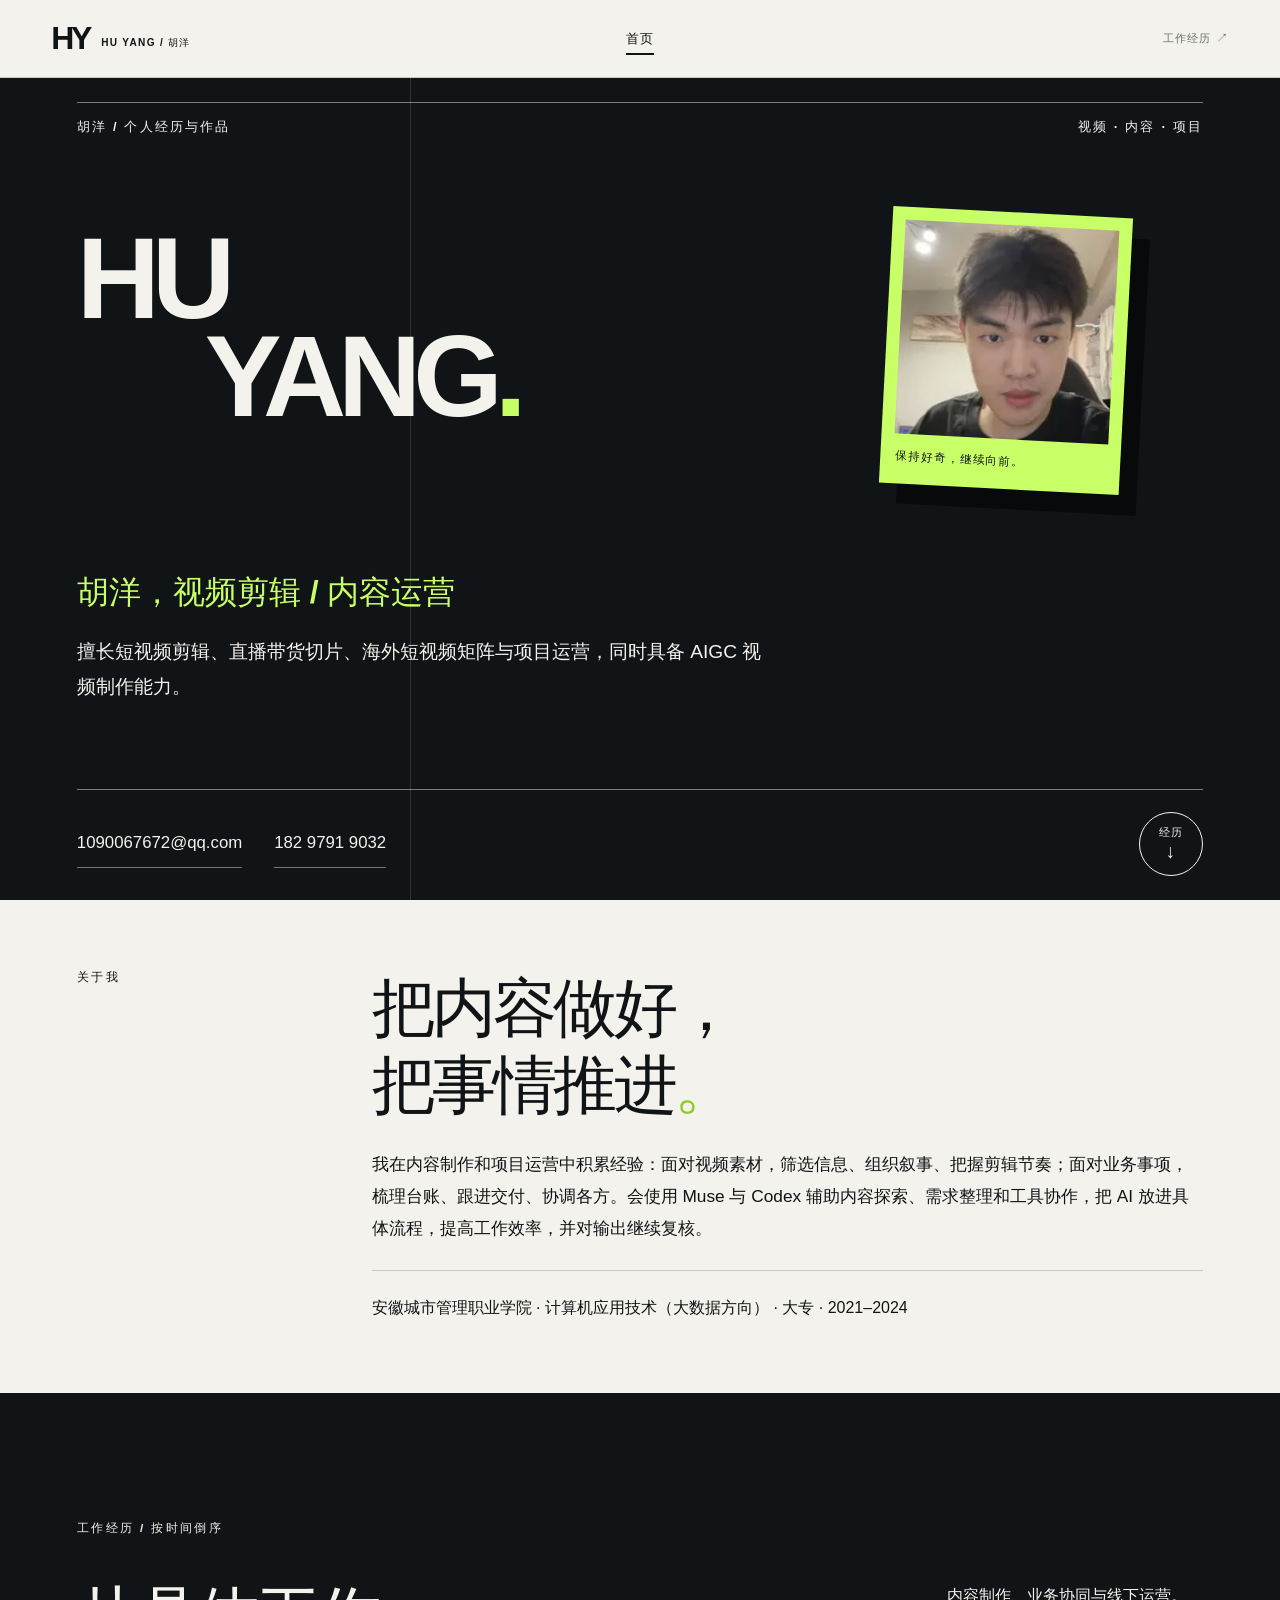
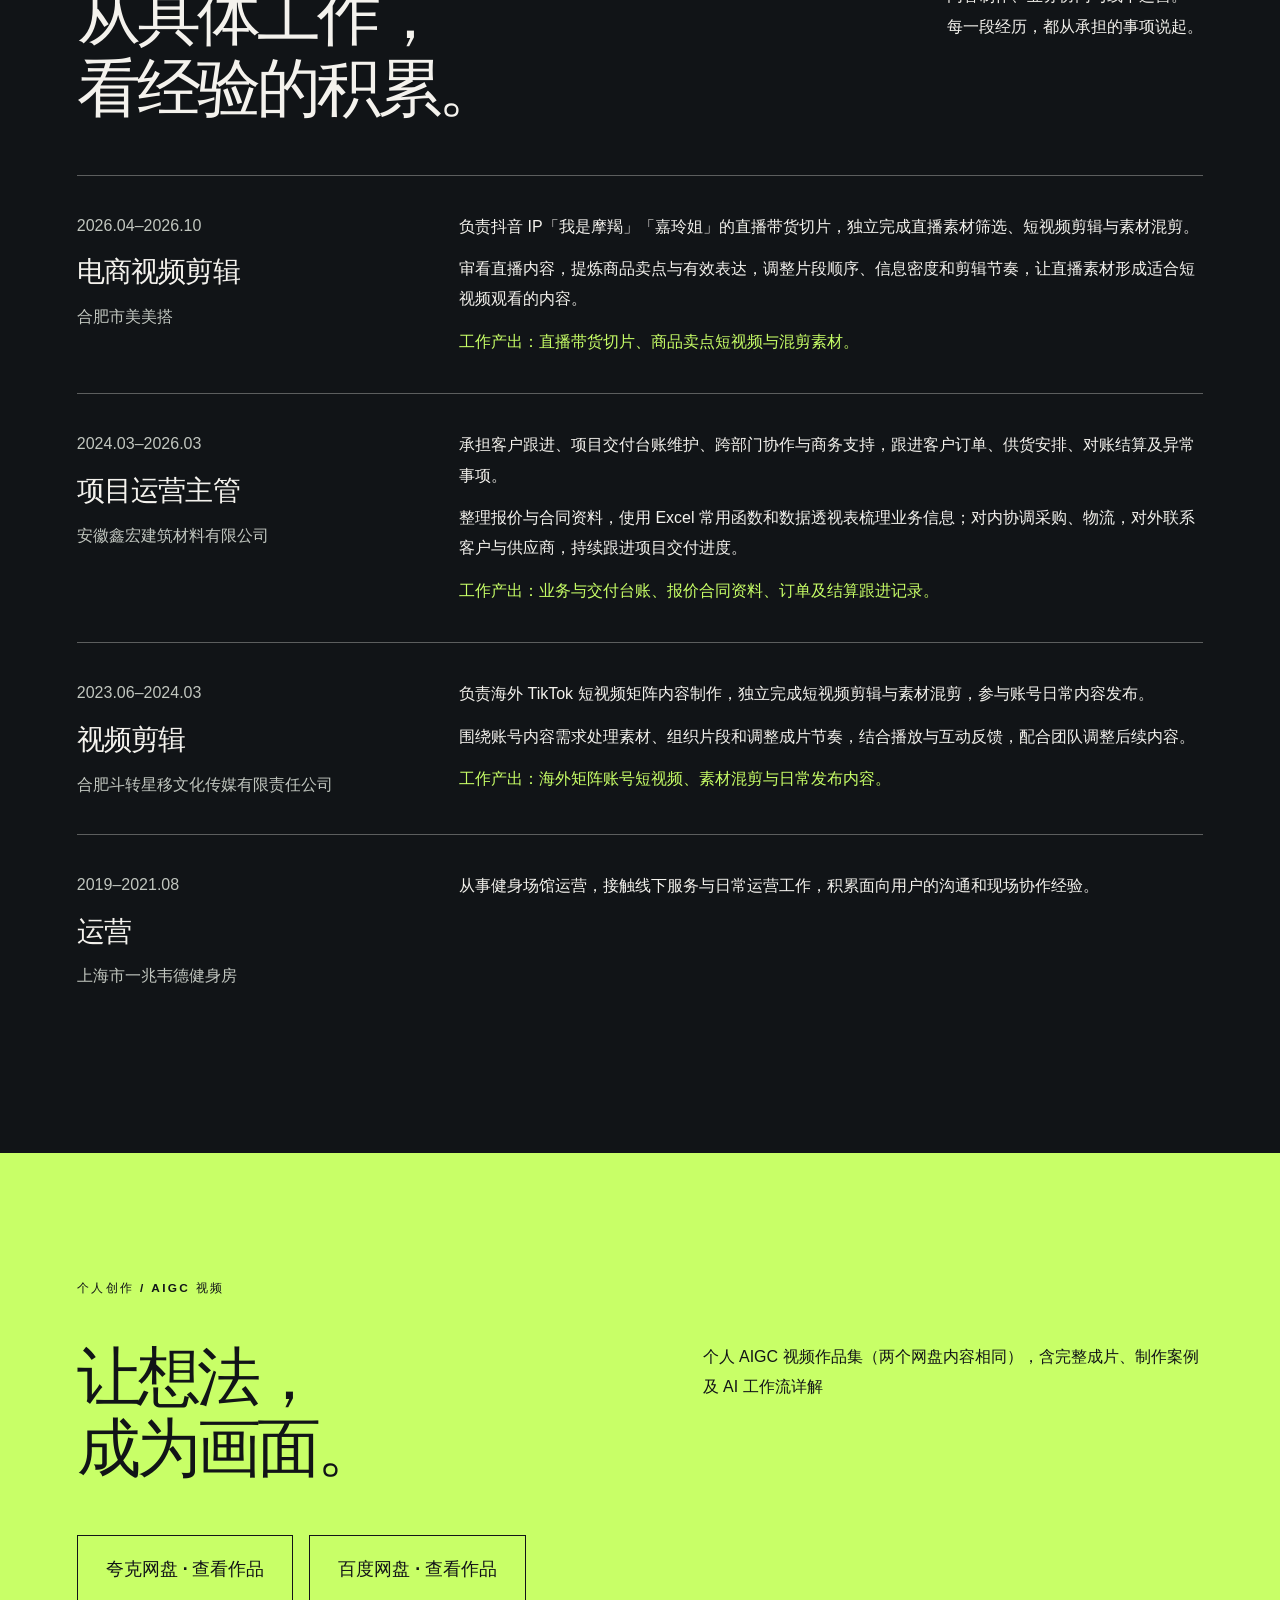
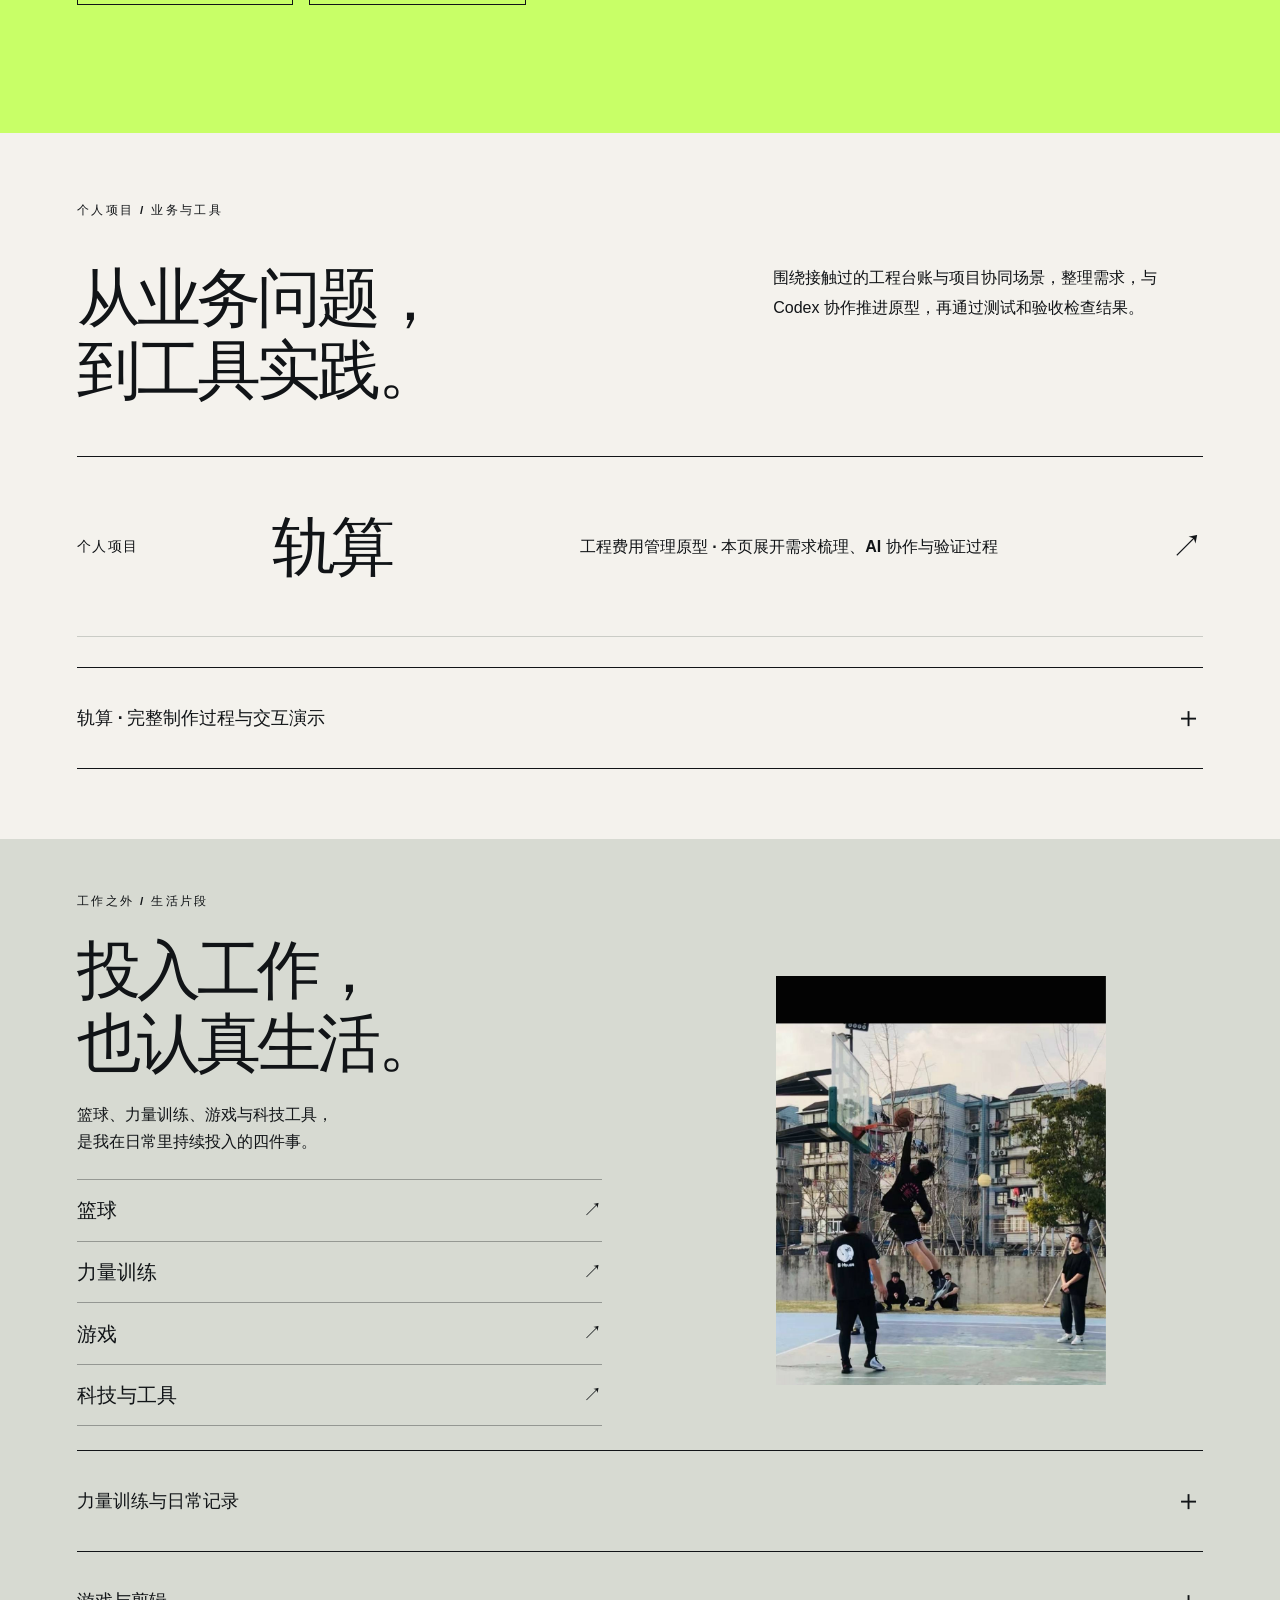
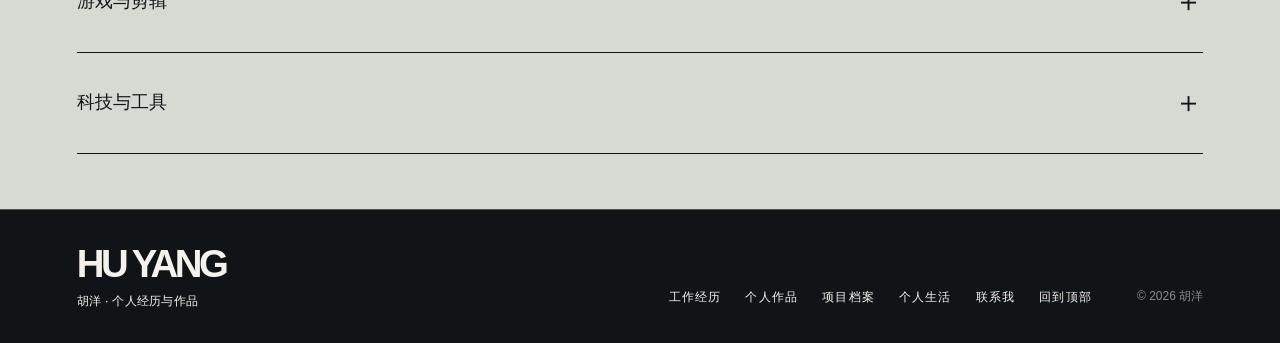
<file: index.html>
<!doctype html><html lang="zh-CN"><head><meta charset="utf-8"><meta name="viewport" content="width=device-width,initial-scale=1"><meta name="theme-color" content="#111417"><title>胡洋｜视频剪辑 · 内容运营 · 个人作品</title><meta name="description" content="胡洋的工作经历与个人作品：短视频剪辑、直播带货切片、海外短视频矩阵与项目运营，附 AIGC 视频作品集和轨算项目。"><meta property="og:title" content="胡洋｜视频剪辑 · 内容运营 · 个人作品"><meta property="og:description" content="胡洋的工作经历与个人作品：短视频剪辑、直播带货切片、海外短视频矩阵与项目运营，附 AIGC 视频作品集和轨算项目。"><meta property="og:type" content="website"><link rel="icon" href="assets/favicon.svg" type="image/svg+xml"><link rel="stylesheet" href="style.css?v=color-portrait"><link rel="stylesheet" href="editorial.css?v=visual-2"><link rel="stylesheet" href="universe.css?v=no-car"><script src="assets/gsap.min.js" defer></script><script src="assets/ScrollTrigger.min.js" defer></script><script src="site.js?v=visual-2" defer></script><script src="universe.js?v=car-one" defer></script>
<style>
/* Homepage-only composition; shared pages keep their existing styles. */
.page-home .universe-hero{height:auto;min-height:calc(100svh - 78px);max-height:none;display:grid;grid-template-columns:minmax(0,1fr) minmax(240px,.55fr);gap:16px;padding-block:24px 24px;align-content:space-between}
.page-home .hero-meta{grid-column:1/-1;font-size:.8rem}
.page-home .universe-hero h1{position:static;font-size:clamp(5rem,9vw,9rem);line-height:.85;letter-spacing:-.07em;margin:18px 0}
.page-home .universe-hero h1>span+span{margin-left:10vw}
.page-home .arrival-portrait{position:relative;inset:auto;width:min(100%,240px);align-self:center;justify-self:center;grid-column:2;grid-row:2;transform:rotate(3deg)}
.page-home .hero-copy{font-size:clamp(1.05rem,1.5vw,1.35rem);line-height:1.85;max-width:690px}
.page-home .hero-copy strong{display:block;font-size:clamp(1.5rem,2.5vw,2.5rem);margin-bottom:12px;color:var(--acid)}
.page-home .arrival-bottom{position:static;grid-column:1/-1;display:flex;flex-wrap:wrap;align-items:center;gap:16px 32px;padding-top:22px;margin-top:10px}
.home-contact{display:flex;flex-wrap:wrap;gap:12px 32px;font-size:1.05rem}.home-contact a{padding:8px 0;border-bottom:1px solid #f4f2ed70;overflow-wrap:anywhere}.home-contact a:hover{color:var(--acid)}
.page-home .arrival-bottom .circle-link{margin-left:auto;width:64px;height:64px}
.page-home .person-section{min-height:0;padding-block:70px;grid-template-columns:1fr 3.2fr;gap:35px}
.page-home .person-main h2{font-size:clamp(2.5rem,5vw,5.5rem);letter-spacing:-.055em;line-height:1.2}
.page-home .person-detail{display:block;margin-top:25px}.page-home .person-detail p{max-width:850px}
.home-education{margin-top:25px;padding-top:22px;border-top:1px solid var(--rule);font-size:1rem;line-height:1.9}
.home-work{background:var(--night);color:var(--chalk)}
.page-home .lab-intro{margin:45px 0 50px;align-items:start}.page-home .lab-intro h2{flex:0 0 52%;font-size:clamp(2.5rem,5vw,5.5rem);letter-spacing:-.06em;line-height:1.12}.page-home .lab-intro p{max-width:430px;font-size:1rem;line-height:1.9}
.work-entry{display:grid;grid-template-columns:minmax(220px,.8fr) minmax(0,1.7fr);grid-template-rows:auto 1fr;gap:14px 32px;padding:36px 0;border-top:1px solid #f4f2ed55}.work-entry time{grid-column:1;grid-row:1}.work-entry>div:nth-child(2){grid-column:1;grid-row:2}.work-entry>div:last-child{grid-column:2;grid-row:1 / span 2}
.work-entry time{font-size:1rem;color:#c1c6bf}.work-entry h3{font-size:clamp(1.4rem,2.2vw,2.2rem);line-height:1.3;letter-spacing:-.03em}.work-entry .company{display:block;font-size:1rem;line-height:1.7;margin-top:12px;color:#c1c6bf}.work-entry p{font-size:1rem;line-height:1.9}.work-entry p+p{margin-top:12px}.work-entry .work-output{color:var(--acid)}
.home-portfolio{background:var(--acid)}.home-portfolio .lab-intro p{max-width:560px}.portfolio-links{display:flex;flex-wrap:wrap;gap:16px}.portfolio-links a{display:inline-flex;align-items:center;justify-content:center;border:1px solid var(--night);padding:18px 28px;font-size:1.1rem;font-weight:700;transition:background .3s,color .3s,transform .3s}.portfolio-links a:hover{background:var(--night);color:var(--chalk);transform:translateY(-3px)}
.page-home .home-lab{padding-block:70px}.page-home .home-projects a{grid-template-columns:.6fr 1fr 2fr auto}.page-home .home-projects small{font-size:1rem;line-height:1.7;letter-spacing:0}.page-home .home-projects a>span{font-size:.9rem}
.page-home .home-life{background:#d7dad2;padding-block:55px;display:grid;grid-template-columns:minmax(0,1fr) minmax(0,1fr);gap:24px 6vw;align-items:center}
.home-life .section-index{grid-column:1/-1}.home-life .moments-heading{display:block;margin:0}.home-life .moments-heading h2{font-size:clamp(2.5rem,5vw,5.5rem);line-height:1.15;letter-spacing:-.06em}.home-life .moments-heading p{font-size:1rem;margin-top:20px;max-width:500px}.home-life .moment-photo{grid-column:2;grid-row:2/4;justify-self:center;width:min(100%,330px)}.home-life .moment-photo img{height:clamp(260px,32vw,420px);object-fit:cover;object-position:center 57%}.home-life .obsession-list{border-color:#11141755}.home-life .obsession-list a{grid-template-columns:1fr auto;border-color:#11141755;padding:13px 0}.home-life .obsession-list strong{font-size:1.25rem;letter-spacing:0}.home-life .obsession-list b{font-size:1.2rem}.home-life .editorial-link{margin-top:20px}.page-home .universe-footer{padding-block:35px}
@media(max-width:850px){.work-entry{grid-template-columns:minmax(175px,.8fr) minmax(0,2fr);gap:14px 24px}.page-home .hero-copy{font-size:1rem}}
@media(max-width:680px){
.page-home .universe-hero{grid-template-columns:minmax(0,1fr) 110px;gap:20px 12px;min-height:0;padding:20px 20px 30px}.page-home .hero-meta{font-size:.65rem}.page-home .universe-hero h1{font-size:18vw;margin:20px 0;line-height:.9}.page-home .universe-hero h1>span+span{margin-left:4vw}.page-home .arrival-portrait{width:100%;padding:7px;box-shadow:6px 8px 0 #0008}.page-home .arrival-portrait>span{font-size:.6rem;line-height:1.5}.page-home .hero-copy{grid-column:1/-1;font-size:1rem;line-height:1.8}.page-home .hero-copy strong{font-size:1.5rem}.page-home .arrival-bottom{margin:0;gap:12px}.home-contact{display:block;font-size:1rem}.home-contact a{display:block}.page-home .arrival-bottom .circle-link{width:58px;height:58px;flex:none}.page-home .person-section{display:block;padding-block:45px}.page-home .person-main h2{font-size:2.1rem;margin-top:30px}.page-home .person-detail{margin-top:20px}.home-education{font-size:.95rem}.page-home .home-work,.page-home .home-portfolio{padding-block:55px}.page-home .lab-intro{display:block;margin:30px 0}.page-home .lab-intro h2{font-size:2.6rem}.page-home .lab-intro p{margin-top:20px}.work-entry{display:block;padding:28px 0}.work-entry h3{margin-top:12px;font-size:1.5rem}.work-entry>div:last-child{margin-top:18px}.work-entry .company{margin-top:7px}.portfolio-links a{flex:1;min-width:120px;padding:16px;font-size:1rem}.page-home .home-projects a{grid-template-columns:1fr auto}.page-home .home-life{grid-template-columns:1fr 1fr;gap:22px 16px;padding-block:38px}.home-life .moments-heading{grid-column:1/-1}.home-life .moments-heading h2{font-size:2.2rem}.home-life .moments-heading p{margin-top:12px;line-height:1.6}.home-life .moment-photo{grid-column:2;grid-row:3;width:100%}.home-life .moment-photo img{height:230px}.home-life .moment-photo figcaption{font-size:.7rem;letter-spacing:0}.home-life .obsession-list strong{font-size:1rem}.home-life .obsession-list a{gap:5px;padding:14px 0}.home-life .editorial-link{font-size:.95rem;gap:10px;margin-top:15px;grid-column:1/-1}.home-life .moment-photo img{transform:none!important}
}
@media(prefers-reduced-motion:reduce){.portfolio-links a{transition:none}}

.single-detail{border-top:1px solid currentColor;margin-top:30px;scroll-margin-top:100px}
.single-detail>summary{display:flex;align-items:center;justify-content:space-between;gap:20px;padding:24px 0;font-size:1.1rem;font-weight:700;cursor:pointer;list-style:none;min-height:72px}
.single-detail>summary::-webkit-details-marker{display:none}.single-detail>summary span{font-size:1.8rem;font-weight:400;transition:transform .3s}.single-detail[open]>summary span{transform:rotate(45deg)}
.single-detail-body{padding:10px 0 28px;max-width:100%;line-height:1.85}.single-detail-body h3{font-size:1.8rem;margin:20px 0}.single-detail-body .story-keywords{display:block;margin-top:20px}.life-details{grid-column:1/-1;width:100%;min-width:0}.life-details .single-detail{margin-top:0}.single-detail-body .training-reels{margin-top:35px;grid-template-columns:minmax(0,.65fr) minmax(0,1fr);gap:30px}.single-detail-body video{max-height:500px;object-fit:contain}.single-detail-body .training-reel figcaption span{color:#505951}
.railcase{--muted:#565f5b;line-height:1.8;overflow-wrap:anywhere}.railcase .wrap{width:100%}.railcase .hero,.railcase .section,.railcase .ending{padding:35px 0}.railcase .dark,.railcase .evidence{padding:32px;background:#e4e8df;color:var(--night)}.railcase .eyebrow{font-size:.8rem}.railcase h2,.railcase h3{font-size:clamp(1.5rem,3vw,2.5rem);line-height:1.3;letter-spacing:-.03em;margin:15px 0}.railcase h3>span{display:block;font-size:1.4rem}.railcase h4{margin:24px 0 8px}.railcase p,.railcase li{font-size:1rem}.railcase p+p{margin-top:14px}.railcase ul{padding-left:22px}.railcase .role-note,.railcase small,.railcase .process-caption{font-size:.9rem;color:#505951}.railcase .hero-bottom{position:static;width:auto;display:flex;gap:24px;align-items:start;margin:24px 0;padding:20px 0;border-top:1px solid var(--rule)}.railcase .hero-bottom p{font-size:1rem}.railcase .role-line{margin-top:24px}.railcase .role-line>span{font-weight:700}.railcase .project-stamp{margin:20px 0}.railcase .project-stamp span{display:block}.railcase .section-head{margin-bottom:28px}
.railcase .journey{list-style:none;display:grid;grid-template-columns:repeat(4,minmax(0,1fr));gap:12px;padding:0;margin:25px 0}.railcase .journey a{display:block;border:1px solid var(--rule);padding:12px;line-height:1.6}.railcase .journey b{display:block;color:#587924}.railcase .journey small{display:block}.railcase .step{border-top:1px solid var(--rule);padding:30px 0;display:grid;grid-template-columns:minmax(0,1fr) minmax(0,1.3fr);gap:32px;scroll-margin-top:90px}.railcase .phase{display:block;font-size:.9rem;margin-top:20px}.railcase .deliverable{border-left:3px solid #82a443;padding-left:15px;margin-top:24px}.railcase .deliverable>span{display:block;font-size:.9rem}.railcase .tech-stack,.railcase .gates{display:grid;gap:15px}.railcase .tech-stack small{display:block}.railcase .loop{padding-left:24px}.railcase .loop li{margin:20px 0}.railcase .loop span{font-weight:700}.railcase .example-layout{display:grid;grid-template-columns:1fr 1fr;gap:32px}.railcase .demo-steps{padding:0;list-style:none}.railcase button{width:100%;padding:14px;text-align:left;border:1px solid var(--rule);background:transparent;font:inherit;cursor:pointer}.railcase button[aria-pressed=true]{background:var(--acid)}.railcase button small{display:block}.railcase .ledger{padding:24px;border:1px solid var(--night)}.railcase .ledger dl>div{display:flex;justify-content:space-between;gap:20px;padding:12px 0;border-bottom:1px solid var(--rule)}.railcase dd{margin:0;font-size:1.4rem;font-variant-numeric:tabular-nums}.railcase .equation{margin-top:20px;font-weight:700}.railcase .milestones{display:grid;gap:24px}.railcase .source-details{margin-top:20px;border-top:1px solid var(--rule)}.railcase .source-details summary{padding:16px 0;cursor:pointer}.railcase .text-link,.railcase .button{display:inline-block;margin-top:20px;border-bottom:1px solid;padding-bottom:5px}.railcase .ending-links{display:flex;flex-wrap:wrap;gap:24px}.railcase .ending em{font-style:normal}
@media(max-width:680px){.single-detail>summary{font-size:1rem}.single-detail-body .training-reels{grid-template-columns:1fr}.single-detail-body .training-reel-portrait{width:min(80%,360px)}.railcase .step,.railcase .example-layout{display:block}.railcase .step-body{margin-top:24px}.railcase .journey{grid-template-columns:repeat(2,minmax(0,1fr))}.railcase .dark,.railcase .evidence{padding:22px}.railcase .ledger{margin-top:24px;padding:18px}.railcase .hero-bottom{display:block}.railcase .role-line{display:block}}
@media(prefers-reduced-motion:reduce){.single-detail>summary span{transition:none}}
</style>
</head>
<body class="page-home universe-page">
<div class="opening-curtain" aria-hidden="true"></div><a class="skip" href="#main">跳到正文</a>
<header class="site-header"><a class="brand" href="index.html" aria-label="胡洋，回到首页">HY<span>HU YANG / 胡洋</span></a><nav class="site-nav" aria-label="主导航"><a href="index.html" aria-current="page">首页</a></nav><a class="career-access" href="#journey">工作经历 <span>↗</span></a></header>
<main id="main">
<section class="universe-hero" aria-labelledby="arrival-title">
<div class="hero-meta"><span>胡洋 / 个人经历与作品</span><span>视频 · 内容 · 项目</span></div>
<h1 id="arrival-title"><span>HU</span><span>YANG<span class="period-dot">.</span></span></h1>
<div class="arrival-portrait"><img src="assets/portrait.png" width="200" height="200" alt="胡洋的彩色肖像" fetchpriority="high"><span>保持好奇，继续向前。</span></div>
<div class="hero-copy"><strong>胡洋，视频剪辑 / 内容运营</strong><p>擅长短视频剪辑、直播带货切片、海外短视频矩阵与项目运营，同时具备 AIGC 视频制作能力。</p></div>
<div class="arrival-bottom" id="contact"><div class="home-contact"><a href="mailto:1090067672@qq.com" aria-label="邮件联系胡洋">1090067672@qq.com</a><a href="tel:+8618297919032" aria-label="电话联系胡洋">182 9791 9032</a></div><a href="#journey" class="circle-link" aria-label="查看工作经历">经历<span>↓</span></a></div>
</section>
<section class="person-section universe-section" id="about"><div class="section-index">关于我</div><div class="person-main"><h2>把内容做好，<br>把事情推进<span class="acid">。</span></h2><div class="person-detail"><p>我在内容制作和项目运营中积累经验：面对视频素材，筛选信息、组织叙事、把握剪辑节奏；面对业务事项，梳理台账、跟进交付、协调各方。会使用 Muse 与 Codex 辅助内容探索、需求整理和工具协作，把 AI 放进具体流程，提高工作效率，并对输出继续复核。</p></div><p class="home-education">安徽城市管理职业学院 · 计算机应用技术（大数据方向） · 大专 · 2021–2024</p></div></section>
<section class="home-work universe-section" id="journey" aria-labelledby="work-title"><div class="section-index">工作经历 / 按时间倒序</div><div class="lab-intro"><h2 id="work-title">从具体工作，<br>看经验的积累。</h2><p>内容制作、业务协同与线下运营。<br>每一段经历，都从承担的事项说起。</p></div>
<article class="work-entry"><time>2026.04–2026.10</time><div><h3>电商视频剪辑</h3><span class="company">合肥市美美搭</span></div><div><p>负责抖音 IP「我是摩羯」「嘉玲姐」的直播带货切片，独立完成直播素材筛选、短视频剪辑与素材混剪。</p><p>审看直播内容，提炼商品卖点与有效表达，调整片段顺序、信息密度和剪辑节奏，让直播素材形成适合短视频观看的内容。</p><p class="work-output">工作产出：直播带货切片、商品卖点短视频与混剪素材。</p></div></article>
<article class="work-entry"><time>2024.03–2026.03</time><div><h3>项目运营主管</h3><span class="company">安徽鑫宏建筑材料有限公司</span></div><div><p>承担客户跟进、项目交付台账维护、跨部门协作与商务支持，跟进客户订单、供货安排、对账结算及异常事项。</p><p>整理报价与合同资料，使用 Excel 常用函数和数据透视表梳理业务信息；对内协调采购、物流，对外联系客户与供应商，持续跟进项目交付进度。</p><p class="work-output">工作产出：业务与交付台账、报价合同资料、订单及结算跟进记录。</p></div></article>
<article class="work-entry"><time>2023.06–2024.03</time><div><h3>视频剪辑</h3><span class="company">合肥斗转星移文化传媒有限责任公司</span></div><div><p>负责海外 TikTok 短视频矩阵内容制作，独立完成短视频剪辑与素材混剪，参与账号日常内容发布。</p><p>围绕账号内容需求处理素材、组织片段和调整成片节奏，结合播放与互动反馈，配合团队调整后续内容。</p><p class="work-output">工作产出：海外矩阵账号短视频、素材混剪与日常发布内容。</p></div></article>
<article class="work-entry"><time>2019–2021.08</time><div><h3>运营</h3><span class="company">上海市一兆韦德健身房</span></div><div><p>从事健身场馆运营，接触线下服务与日常运营工作，积累面向用户的沟通和现场协作经验。</p></div></article>
</section>
<section class="home-portfolio universe-section" id="portfolio" aria-labelledby="portfolio-title"><div class="section-index">个人创作 / AIGC 视频</div><div class="lab-intro"><h2 id="portfolio-title">让想法，<br>成为画面。</h2><p>个人 AIGC 视频作品集（两个网盘内容相同），含完整成片、制作案例及 AI 工作流详解</p></div><div class="portfolio-links"><a href="https://pan.quark.cn/s/d2d1b642a503" target="_blank" rel="noopener noreferrer">夸克网盘 · 查看作品</a><a href="https://pan.baidu.com/s/5IyargfTl4--kJ3UV87_C0w" target="_blank" rel="noopener noreferrer">百度网盘 · 查看作品</a></div></section>
<section class="home-lab universe-section" id="experiments" aria-labelledby="project-title"><div class="section-index">个人项目 / 业务与工具</div><div class="lab-intro"><h2 id="project-title">从业务问题，<br>到工具实践。</h2><p>围绕接触过的工程台账与项目协同场景，整理需求，与 Codex 协作推进原型，再通过测试和验收检查结果。</p></div><div class="home-projects"><a href="#railcost"><span>个人项目</span><strong>轨算</strong><small>工程费用管理原型 · 本页展开需求梳理、AI 协作与验证过程</small><b aria-hidden="true">↗</b></a></div><details class="single-detail archive-item" id="railcost"><summary>轨算 · 完整制作过程与交互演示<span aria-hidden="true">＋</span></summary><div class="railcase">
<section class="hero wrap">
  <p class="eyebrow">RAILCOST / A PROJECT IN THE MAKING</p>
  <div class="hero-title"><h3>轨算<span>从业务问题，<br>到可验证的工具。</span></h3><div class="project-stamp">工程成本管理<br>个人 AI 协作项目<span>PROCESS / 2026.11</span></div></div>
  <div class="hero-bottom"><p>我尝试把分散在 Excel 里的预算、采购、付款与耗用，整理成一套有来源、有规则、能检查结果的工作流程。</p><a class="button primary" href="#process">看我是怎么做的</a></div>
  <div class="role-line"><span>我的工作</span><p>业务问题与需求整理 · 开发范围与验收要求 · AI 协作推进 · 结果检查与迭代</p></div>
  <p class="role-note">代码实现与测试借助 Codex 协作推进；独立验收在分开的会话与隔离环境执行。这里展示个人项目过程与已核实的阶段成果。</p>
</section>

<section class="intro dark"><div class="wrap intro-grid"><div><p class="eyebrow">THE STARTING POINT</p><h2>数字能加起来，<br>业务却未必算对。</h2></div><div class="problems"><p><span>预算与收入</span>内部施工成本预算，不能当作对外合同收入。</p><p><span>采购与耗用</span>买了多少、付了多少、实际用掉多少，是不同的事实。</p><p><span>原件与结果</span>汇总有差异，必须保留来源并核对，不能直接把差额改平。</p></div></div></section>

<section class="wrap section" id="process" aria-labelledby="process-title">
  <div class="section-head"><div><p class="eyebrow">THE MAKING OF RAILCOST</p><h2 id="process-title">一步一步，<br>把问题变成流程。</h2></div><p>按推进顺序阅读。<br>选择任一步，查看当时的判断与产物。</p></div>
  <ol class="journey" aria-label="制作过程导航">
    <li><a href="#step-1" data-step="1" aria-current="step"><b>01</b><span>发现问题<small>先理解业务</small></span></a></li>
    <li><a href="#step-2" data-step="2"><b>02</b><span>拆解需求<small>先确定边界</small></span></a></li>
    <li><a href="#step-3" data-step="3"><b>03</b><span>比较方案<small>再选择技术</small></span></a></li>
    <li><a href="#step-4" data-step="4"><b>04</b><span>建立规则<small>让数字可信</small></span></a></li>
    <li><a href="#step-5" data-step="5"><b>05</b><span>分批实现<small>每批可运行</small></span></a></li>
    <li><a href="#step-6" data-step="6"><b>06</b><span>独立验收<small>主动找反例</small></span></a></li>
    <li><a href="#step-7" data-step="7"><b>07</b><span>精准修复<small>补回归再复验</small></span></a></li>
    <li><a href="#step-8" data-step="8"><b>08</b><span>整理交付<small>说明做到哪里</small></span></a></li>
  </ol>
  <div class="step-deck">
    <article class="step" id="step-1"><div class="step-intro"><p class="eyebrow">01 / DISCOVER</p><h3>先还原工作现场，<br>再讨论软件功能。</h3><p>从施工预算、现场备用金、采购台账和考勤工资等场景出发，梳理每一类记录代表什么，以及谁需要确认它。</p><span class="phase">需求起点 / 2026.11</span></div><div class="step-body"><h4>关键判断</h4><p>内部预算不等于合同价；台账登记不等于成本确认；缺少收入依据时，不输出确定利润。</p><h4>具体推进</h4><ul><li>盘点 Excel、PDF 图纸与附件结构，识别多工作表、公式、合并区域和图片引用。</li><li>区分已知事实、需要人工确认的业务口径，以及未来版本想做的能力。</li></ul><div class="deliverable"><span>留下的产物</span><strong>原始需求 · 资料核查与导入映射 · 待核实事项清单</strong></div></div></article>
    <article class="step" id="step-2"><div class="step-intro"><p class="eyebrow">02 / DEFINE</p><h3>把“大系统”，<br>拆成可检查的小交付。</h3><p>先做本地单人使用的闭环，把预算、资金、材料和工资按依赖分批推进。</p><span class="phase">需求与计划 / 2026.11.03</span></div><div class="step-body"><h4>关键判断</h4><p>每一批都需要能运行、能操作、能检查；功能名称和空白页面不能代替交付。</p><h4>具体推进</h4><ul><li>V1.0 先覆盖预算导入、版本、图纸复核与备份恢复。</li><li>V1.5 按 B01/B02 业务资金与台账、B03 材料、B04 工资逐步推进。</li><li>将“重复导入、部分付款、更正、恢复”等场景写入验收计划。</li></ul><div class="deliverable"><span>留下的产物</span><strong>正式 PRD · 版本任务 · 验收场景与范围</strong></div></div></article>
    <article class="step" id="step-3"><div class="step-intro"><p class="eyebrow">03 / RESEARCH</p><h3>先找成熟方案，<br>再判断哪些要定制。</h3><p>对比 ERPNext、Odoo 和 FastAPI 官方全栈模板，考虑已有能力、适配成本与本机使用要求。</p><span class="phase">开源评估 / 2026.11.03</span></div><div class="step-body"><h4>关键判断</h4><p>完整 ERP 值得参考，但铁路工程口径、多模板 Excel 与本地 SQLite 仍需要适配。</p><h4>采用的技术方向</h4><div class="tech-stack"><span>React / TypeScript<small>页面与业务交互</small></span><span>FastAPI / Python<small>接口与业务规则</small></span><span>SQLite / Alembic<small>本地存储与迁移</small></span><span>Decimal / openpyxl<small>金额与表格处理</small></span></div><p class="muted">选型文档推荐参考官方全栈模板并裁剪适配；不将模板本身描述为现成的工程成本系统。</p><div class="deliverable"><span>留下的产物</span><strong>开源方案比较 · 技术架构 · 数据库设计</strong></div></div></article>
    <article class="step" id="step-4"><div class="step-intro"><p class="eyebrow">04 / MODEL</p><h3>先让业务关系成立，<br>再让界面显示数字。</h3><p>围绕来源、业务、资金和成本建立关联，规定什么可以确认、什么必须阻止、什么需要保留历史。</p><span class="phase">贯穿开发的业务规则</span></div><div class="step-body"><h4>三条核心约束</h4><ul><li><strong>业务、付款、成本分开。</strong>付款不再产生一次成本，材料领用也不自动当作耗用。</li><li><strong>同一来源全局守恒。</strong>跨模块分配不能超量、超额；区间不重叠也要检查金额。</li><li><strong>更正留下历史。</strong>原件与已确认事实保留，采用显式冲正和替代。</li></ul><div class="deliverable"><span>留下的产物</span><strong>来源追溯设计 · 金额计算规则 · 业务不变量</strong></div><a class="text-link" href="#example">看一个具体的金额例子</a></div></article>
    <article class="step" id="step-5"><div class="step-intro"><p class="eyebrow">05 / BUILD WITH AI</p><h3>一批一批做，<br>每一批形成操作闭环。</h3><p>向 Codex 提供业务要求和验收条件，在已有功能上推进实现，并用实际页面与数据检查结果。</p><span class="phase">阶段实现 / 2026.11.04—06</span></div><div class="step-body"><h4>已推进的模块</h4><ul><li><strong>预算基础：</strong>Excel 映射与预览、预算版本、图纸复核、导出及备份。</li><li><strong>业务与资金：</strong>业务确认、应付、备用金、付款核销和台账候选核实。</li><li><strong>材料闭环：</strong>采购、收货、库存、耗用、退货与冲正。</li><li><strong>工资开发：</strong>考勤、工资批次、来源核实、付款与成本关联，仍待问题修复及验收。</li></ul><div class="deliverable"><span>留下的产物</span><strong>可运行页面 · 后端接口 · 迁移 · 自动测试 · 阶段报告</strong></div></div></article>
    <article class="step" id="step-6"><div class="step-intro"><p class="eyebrow">06 / VERIFY</p><h3>测试通过之后，<br>继续问：哪里还会错？</h3><p>通过独立验收会话复验交付，既检查正常流程，也尝试重复提交、跨模块重复来源、异常恢复和合法业务误拦。</p><span class="phase">开发自测与独立验收分开</span></div><div class="step-body"><h4>验证怎样展开</h4><div class="gates"><span><b>L1</b>聚焦回归与类型检查</span><span><b>L2</b>相关模块与历史回归</span><span><b>L3</b>完整回归、构建与浏览器等门禁</span></div><p>再以 HTTP、浏览器、独立 SQL 和恢复重启核对结果。测试写入只在隔离环境，正式服务保持只读核查。</p><h4>一次关键发现</h4><p>B04 的固定门禁通过后，独立新增用例仍发现来源保护与合法凭证误拦问题，因此该批没有签收。</p><div class="deliverable"><span>留下的产物</span><strong>测试结果 · 页面证据 · 数据核对 · 独立缺陷报告</strong></div></div></article>
    <article class="step" id="step-7"><div class="step-intro"><p class="eyebrow">07 / ITERATE</p><h3>用反例改规则，<br>再把规则变成回归。</h3><p>将验收发现的问题收敛到明确的修复范围，保留原失败证据，补上负向与合法正向用例，再按顺序复验。</p><span class="phase">问题 → 修复 → 回归 → 独立复验</span></div><div class="step-body"><h4>B03 中的代表性迭代</h4><p>同一原行在不同模块分别分配时，即使数量区间相邻，舍入后的金额仍可能累计超额。修复从单模块检查，推进到统一来源、数量与金额守恒。</p><h4>完成的判断标准</h4><p>既阻止重复和超额，也允许正确的尾差分配与合法相邻范围；不能只增加拦截而误伤正常业务。</p><div class="deliverable"><span>留下的产物</span><strong>精准整改报告 · 正反例回归 · B03 第十一轮独立验收</strong></div></div></article>
    <article class="step" id="step-8"><div class="step-intro"><p class="eyebrow">08 / DELIVER & REFLECT</p><h3>交付成果，<br>也交付清楚的边界。</h3><p>整理版本、操作入口、证据、已知限制与后续依赖，区分可演示、已自测和独立验收通过的状态。</p><span class="phase">截至所核对的 2026.11.06 记录</span></div><div class="step-body"><h4>已经验证的结果</h4><p>B03 通过本地单用户软件闭环验收；B04 最新所核对的第七轮验收拒绝签收，B05 未放行。</p><h4>展示时怎么处理</h4><p>使用明确标识的虚构示例解释流程；企业原件、人员工资与真实账目保留在本机，不作为公开作品素材。</p><div class="deliverable"><span>我的收获</span><strong>把需求说清楚，把结果查明白，把限制交代完整。</strong></div><a class="text-link" href="#evidence">查看阶段成果与证据摘要</a></div></article>
  </div>
  <p class="process-caption">以上按工作推进逻辑整理；规则设计、测试和修复会反复往返，并非只进行一次。</p>
</section>

<section class="collaboration dark"><div class="wrap"><div class="section-head"><div><p class="eyebrow">HOW I WORKED WITH AI</p><h2>AI 写出实现，<br>我持续追问业务是否成立。</h2></div><p>让每次协作都有输入、产物和检查依据。</p></div><ol class="loop"><li><span>定义问题</span><p>描述场景、规则与范围，明确本批做到哪里。</p><small>需求与验收要求</small></li><li><span>协作实现</span><p>由 Codex 协助实现页面、接口、测试与文档。</p><small>可运行的阶段版本</small></li><li><span>独立检查</span><p>在隔离副本检查正向流程，主动构造反例。</p><small>缺陷与验证证据</small></li><li><span>继续迭代</span><p>依据问题精准修复，保留历史并重新复验。</p><small>通过后再推进下一批</small></li></ol></div></section>

<section class="wrap section" id="example"><div class="section-head"><div><p class="eyebrow">ONE DECISION, MADE VISIBLE</p><h2>买了、付了、用了。<br>为什么必须分开？</h2></div><p>点选业务步骤，观察同一笔业务的变化。<br>以下均为虚构教学示例。</p></div>
<div class="example-layout"><div class="example-story"><p class="scenario">100 件材料 × 10 元 / 件</p><ol class="demo-steps"><li><button type="button" data-demo="0" aria-pressed="false">确认采购<small>形成应付 1,000 元</small></button></li><li><button type="button" data-demo="1" aria-pressed="false">支付 600 元<small>减少现金与未付金额</small></button></li><li><button type="button" data-demo="2" aria-pressed="false">入库 100 件<small>确认材料库存</small></button></li><li><button type="button" data-demo="3" aria-pressed="false">领用 40 件<small>位置转到现场</small></button></li><li><button type="button" data-demo="4" aria-pressed="true">实际耗用 30 件<small>确认材料成本 300 元</small></button></li></ol></div>
<div class="ledger" aria-live="polite" aria-atomic="true"><div class="ledger-top"><span>同一业务 / 当前累计状态</span><span id="demo-phase">已耗用</span></div><dl><div><dt>已确认应付</dt><dd id="payable">¥1,000</dd></div><div><dt>累计付款</dt><dd id="paid">¥600</dd></div><div><dt>剩余未付</dt><dd id="unpaid">¥400</dd></div><div><dt>未耗用库存金额</dt><dd id="stock">¥700</dd></div><div class="cost"><dt>已确认材料成本</dt><dd id="cost">¥300</dd></div></dl><p id="demo-note">真正耗用 30 件才确认成本 300 元；仓库 60 件、现场 10 件仍为库存，共 700 元。</p><div class="equation" id="demo-equation">入库 1,000 = 库存 700 + 耗用 300</div></div></div>
<noscript><p>当前显示最终状态：采购 1,000 元、付款 600 元、未付 400 元、库存 700 元、成本 300 元。</p></noscript></section>

<section class="evidence" id="evidence"><div class="wrap section"><div class="section-head"><div><p class="eyebrow">RESULTS WITH BOUNDARIES</p><h2>做到哪里，<br>就展示到哪里。</h2></div><p>依据本机开发文档与独立验收记录整理。<br>资料核对日期：2026.11.25</p></div>
<div class="milestones"><article><div class="milestone-label"><span>2026.11.04</span><b>阶段实现</b></div><h3>V1.0 / B01 / B02</h3><p>预算与版本、业务资金和台账候选核实等能力按阶段实现，保留导出、备份与恢复记录。</p><small>后续材料与工资能力分批推进。</small></article><article><div class="milestone-label"><span>2026.11.05</span><b class="accepted">已验收 · 限定范围</b></div><h3>B03 / 材料闭环</h3><p>第十一轮独立验收：363 通过，1 项历史跳过。签收版本 1.5.9-b03-r10。</p><small>适用于已测本地单用户场景；企业材料模板与计量税费政策仍待业务确认。</small></article><article><div class="milestone-label"><span>2026.11.06</span><b class="pending">未签收 · 仍需迭代</b></div><h3>B04 / 考勤工资</h3><p>第七轮独立验收：固定门禁通过，新增用例确认 1 项 P1、1 项 P2，拒绝签收。</p><small>所核对版本 1.5.16-b04-r6；B05 未放行。</small></article></div>
<details class="source-details"><summary>展开：这些结论依据什么？</summary><div class="source-content"><p>公开页只展示脱敏后的过程摘要，原始资料与验收附件保留在本机。</p><ul><li><strong>需求与设计：</strong>《原始需求 V1.0》《正式 PRD》《开源评估与技术选型》《业务不变量与质量门禁》。</li><li><strong>阶段实现：</strong>《V1.0 已实现与限制》《V1.0 最后修复与 V1.5 B01/B02 阶段报告》《B03 材料最小闭环阶段报告》。</li><li><strong>B03 验收：</strong>《轨算 B03 第十一轮严格独立验收报告》，2026.11.05。L1/L2 不与 L3 累加，通过数按唯一用例合并。</li><li><strong>B04 验收：</strong>《轨算 B04 第七轮严格独立验收报告》，2026.11.06。固定门禁结果不替代新增独立用例结论。</li></ul><p>状态限于以上已核对的交付与记录，不代表企业已投产、真实发薪或多人场景已验收。</p></div></details>
<details class="source-details"><summary>展开：开源方案参考与本页制作选择</summary><div class="source-content"><p>轨算选型时比较了 <a href="https://github.com/frappe/erpnext">ERPNext</a>、<a href="https://github.com/odoo/odoo">Odoo</a> 与 <a href="https://github.com/fastapi/full-stack-fastapi-template">FastAPI 官方全栈模板</a>。本页制作前查看了 <a href="https://github.com/xyflow/xyflow">React Flow</a> 和 <a href="https://github.com/bpmn-io/bpmn-js">bpmn-js</a> 的流程展示能力；面试阅读只需时间线和状态演示，最终使用原生 HTML、CSS 与 JavaScript 实现，未引入这些库。</p></div></details>
</div></section>
<section class="wrap ending"><p class="eyebrow">WHAT THIS PROJECT TAUGHT ME</p><h2>把问题说具体。<br>把结果查清楚。<br><em>把下一步走扎实。</em></h2><p>这段经历让我练习了需求表达、业务拆解、AI 协作和结果验证。<br>欢迎在面试中围绕任一步骤继续交流。</p><div class="ending-links"><a class="button primary" href="#contact">联系我</a><a class="text-link" href="#experiments">返回项目概览</a></div></section>
</div></details></section>
<section class="home-life moments-section universe-section" id="moments" aria-labelledby="life-title"><div class="section-index">工作之外 / 生活片段</div><div class="moments-heading"><h2 id="life-title">投入工作，<br>也认真生活。</h2><p>篮球、力量训练、游戏与科技工具，<br>是我在日常里持续投入的四件事。</p></div><figure class="moment-photo moment-primary" id="basketball"><img src="assets/basketball-moment.jpg" width="948" height="1280" alt="胡洋在篮球场跃起，持球靠近篮筐" loading="lazy"></figure><div class="obsession-list" id="explore"><a href="#basketball"><strong>篮球</strong><b aria-hidden="true">↗</b></a><a href="#discipline"><strong>力量训练</strong><b aria-hidden="true">↗</b></a><a href="#playground"><strong>游戏</strong><b aria-hidden="true">↗</b></a><a href="#tools"><strong>科技与工具</strong><b aria-hidden="true">↗</b></a></div><div class="life-details"><details class="single-detail archive-item" id="discipline"><summary>力量训练与日常记录<span aria-hidden="true">＋</span></summary><div class="single-detail-body"><span class="eyebrow">MOVEMENT / 运动</span><h3>把力量，<br>一点点练出来。</h3><p>我喜欢力量训练，会记录饮食、训练与身体变化。练出更好的体型、提升力量，是我给自己的长期目标；比起一次练得多猛，我更希望让训练在生活里持续下去。</p><span class="story-keywords">力量训练 / 运动 / 日常记录</span><div class="training-reels" aria-label="训练视频"><figure class="training-reel training-reel-portrait"><video controls playsinline preload="none" poster="assets/training-progress-poster.jpg" width="720" height="1280" aria-label="日常身材记录视频"><source src="assets/training-progress.mp4" type="video/mp4">你的浏览器暂不支持视频播放。</video><figcaption>日常记录 <span>01 / PROGRESS</span></figcaption></figure><figure class="training-reel training-reel-landscape"><video controls playsinline preload="none" poster="assets/training-squat-poster.jpg" width="1280" height="720" aria-label="健身房深蹲训练视频"><source src="assets/training-squat.mp4" type="video/mp4">你的浏览器暂不支持视频播放。</video><figcaption>深蹲训练 <span>02 / TRAINING</span></figcaption></figure></div></div></details><details class="single-detail archive-item" id="playground"><summary>游戏与剪辑<span aria-hidden="true">＋</span></summary><div class="single-detail-body"><span class="eyebrow">GAMES & EDITING / 游戏与剪辑</span><h3>玩得投入，<br>也把瞬间留下。</h3><p>我喜欢《无畏契约》《三角洲行动》和《PUBG》等 FPS 游戏，也会自己剪辑游戏集锦。做过的个人剪辑以 1 至 3 分钟片段为主：挑选高光、取舍素材，再让音乐、动作和切点配合起来。</p><span class="story-keywords">FPS / 游戏集锦 / 画面节奏</span></div></details><details class="single-detail archive-item" id="tools"><summary>科技与工具<span aria-hidden="true">＋</span></summary><div class="single-detail-body"><span class="eyebrow">CURIOSITY / 好奇与尝试</span><h3>遇到新工具，<br>先动手试一试。</h3><p>安装电脑系统、处理常见电脑问题，我通常会自己动手。工作中用 Excel 常用函数和数据透视表整理台账；创作时尝试 ChatGPT、Muse、即梦和可灵，把工具放进具体任务里，看看它能解决什么问题。</p><span class="story-keywords">电脑 / AI 工具 / 动手学习</span></div></details></div></section>
</main><footer class="universe-footer"><a class="footer-logo" href="index.html">HU YANG<span>胡洋 · 个人经历与作品</span></a><nav aria-label="页脚导航"><a href="#journey">工作经历</a><a href="#portfolio">个人作品</a><a href="#experiments">项目档案</a><a href="#moments">个人生活</a><a href="#contact">联系我</a><a href="#main">回到顶部</a></nav><small>© 2026 胡洋</small></footer>
<script>
document.querySelectorAll('details').forEach(item=>item.addEventListener('toggle',()=>window.ScrollTrigger?.refresh()));
function revealHomeAnchor(){const target=document.getElementById(decodeURIComponent(location.hash.slice(1)));if(!target)return;let parent=target.closest('details');while(parent){parent.open=true;parent=parent.parentElement.closest('details');}window.ScrollTrigger?.refresh();requestAnimationFrame(()=>target.scrollIntoView({behavior:'instant',block:'start'}));}
addEventListener('hashchange',revealHomeAnchor);addEventListener('load',revealHomeAnchor);
(() => {
  const states = [
    {phase:'已确认采购', paid:'¥0', unpaid:'¥1,000', stock:'¥0', cost:'¥0', note:'采购确认应付 1,000 元；尚未付款、入库或耗用，材料成本仍为 0。', equation:'应付 1,000 − 付款 0 = 未付 1,000'},
    {phase:'已部分付款', paid:'¥600', unpaid:'¥400', stock:'¥0', cost:'¥0', note:'支付 600 元减少现金与未付金额。尚未入库或耗用，材料成本仍为 0。', equation:'应付 1,000 − 付款 600 = 未付 400'},
    {phase:'已入库', paid:'¥600', unpaid:'¥400', stock:'¥1,000', cost:'¥0', note:'100 件材料验收入库，价值 1,000 元；还没有实际耗用，材料成本为 0。', equation:'入库 1,000 = 库存 1,000 + 耗用 0'},
    {phase:'已领用', paid:'¥600', unpaid:'¥400', stock:'¥1,000', cost:'¥0', note:'40 件移到现场，仓库还剩 60 件；100 件都尚未耗用，库存仍为 1,000 元。', equation:'仓库 600 + 现场未耗用 400 = 库存 1,000'},
    {phase:'已耗用', paid:'¥600', unpaid:'¥400', stock:'¥700', cost:'¥300', note:'真正耗用 30 件才确认成本 300 元；仓库 60 件、现场 10 件仍为库存，共 700 元。', equation:'入库 1,000 = 库存 700 + 耗用 300'}
  ];
  const fields = {phase:'demo-phase',paid:'paid',unpaid:'unpaid',stock:'stock',cost:'cost',note:'demo-note',equation:'demo-equation'};
  const buttons = [...document.querySelectorAll('[data-demo]')];
  for (const button of buttons) button.addEventListener('click', () => {
    const index = Number(button.dataset.demo);
    for (const [key, id] of Object.entries(fields)) document.getElementById(id).textContent = states[index][key];
    buttons.forEach(item => item.setAttribute('aria-pressed', String(item === button)));
  });
})();

</script></body></html>
</file>
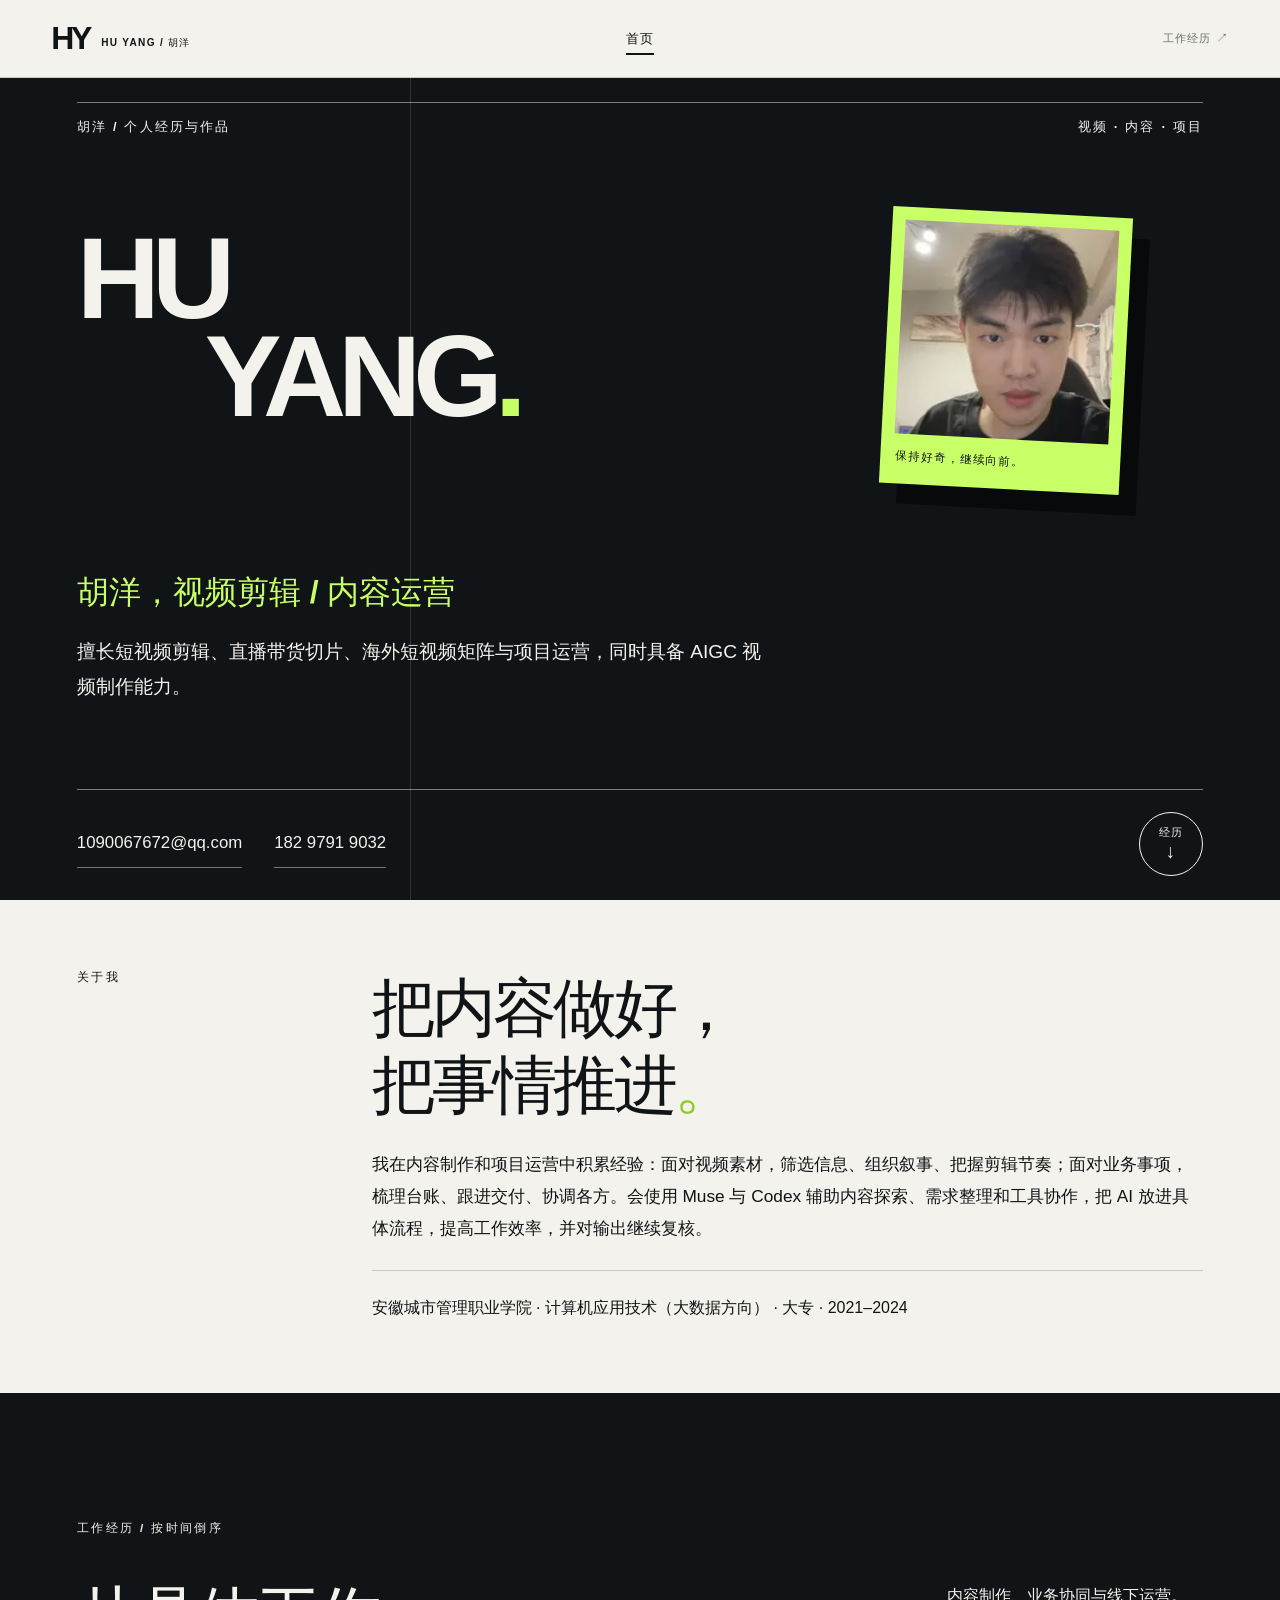
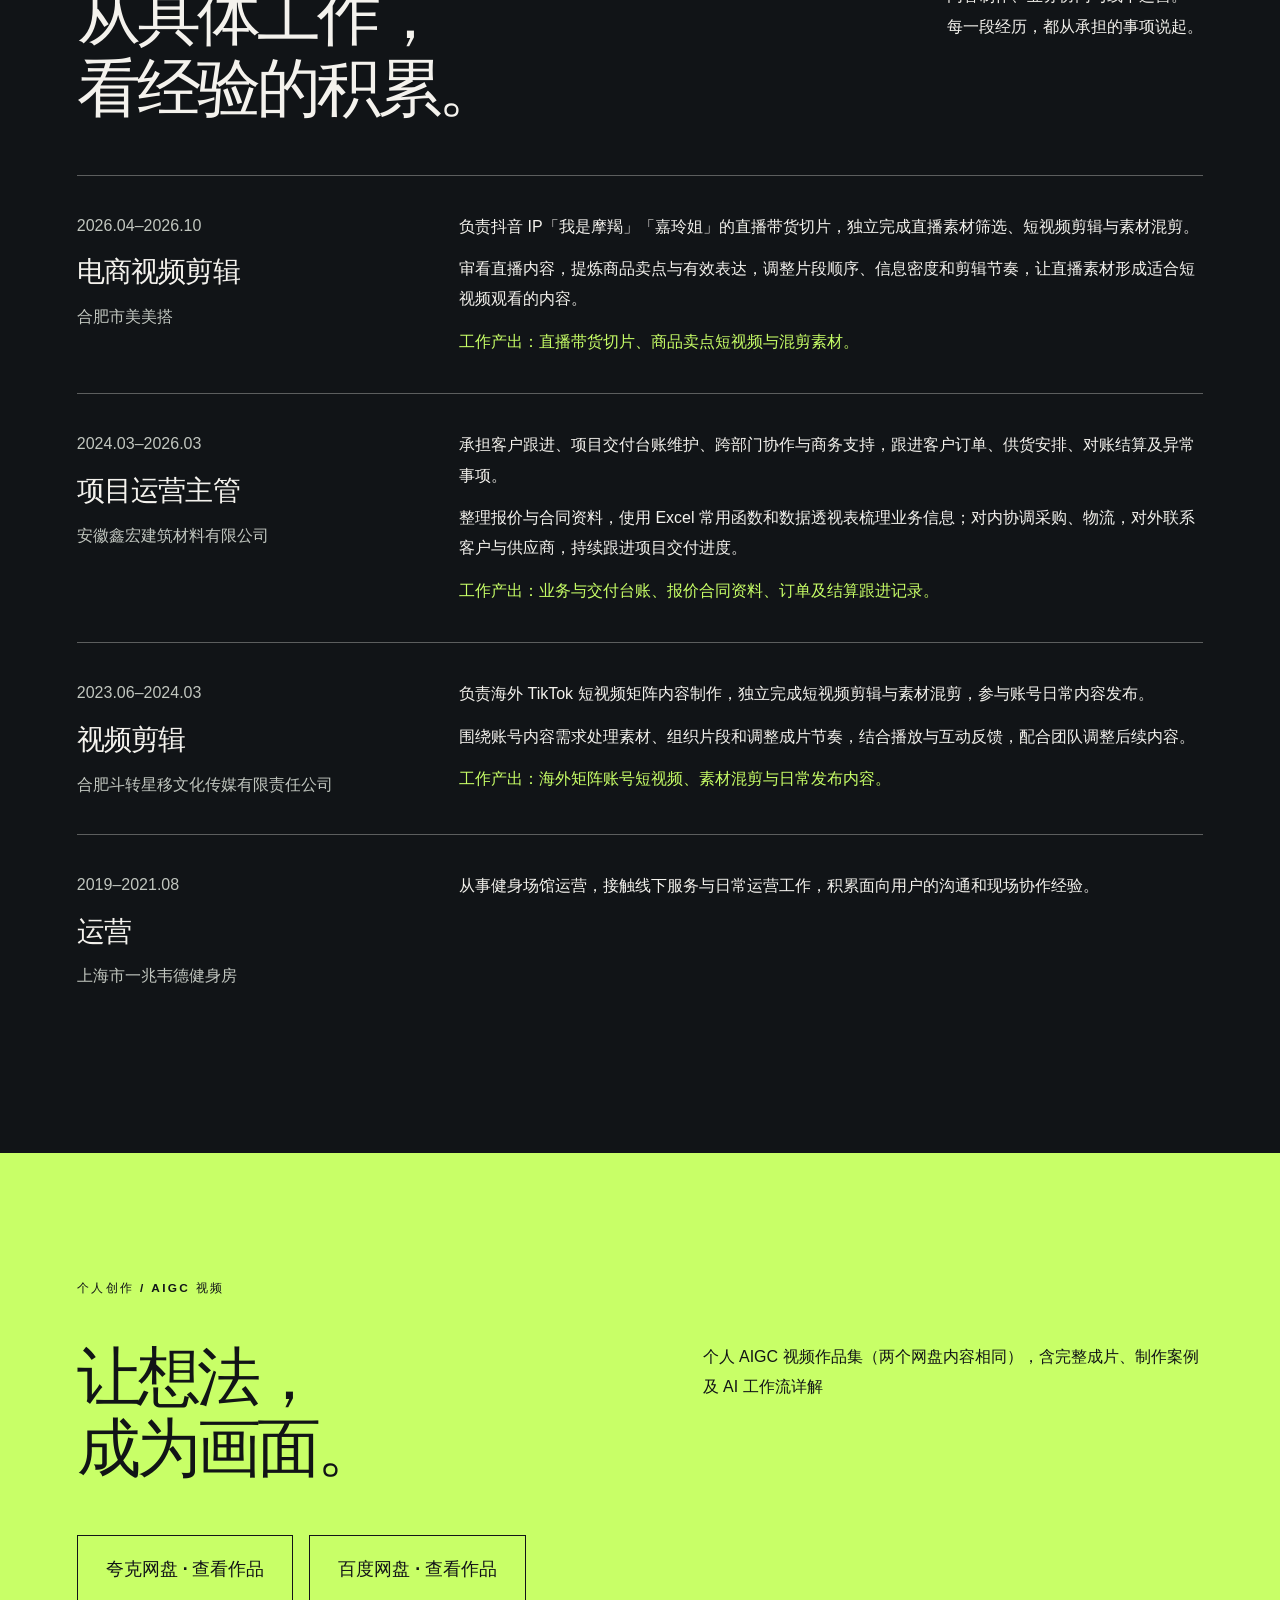
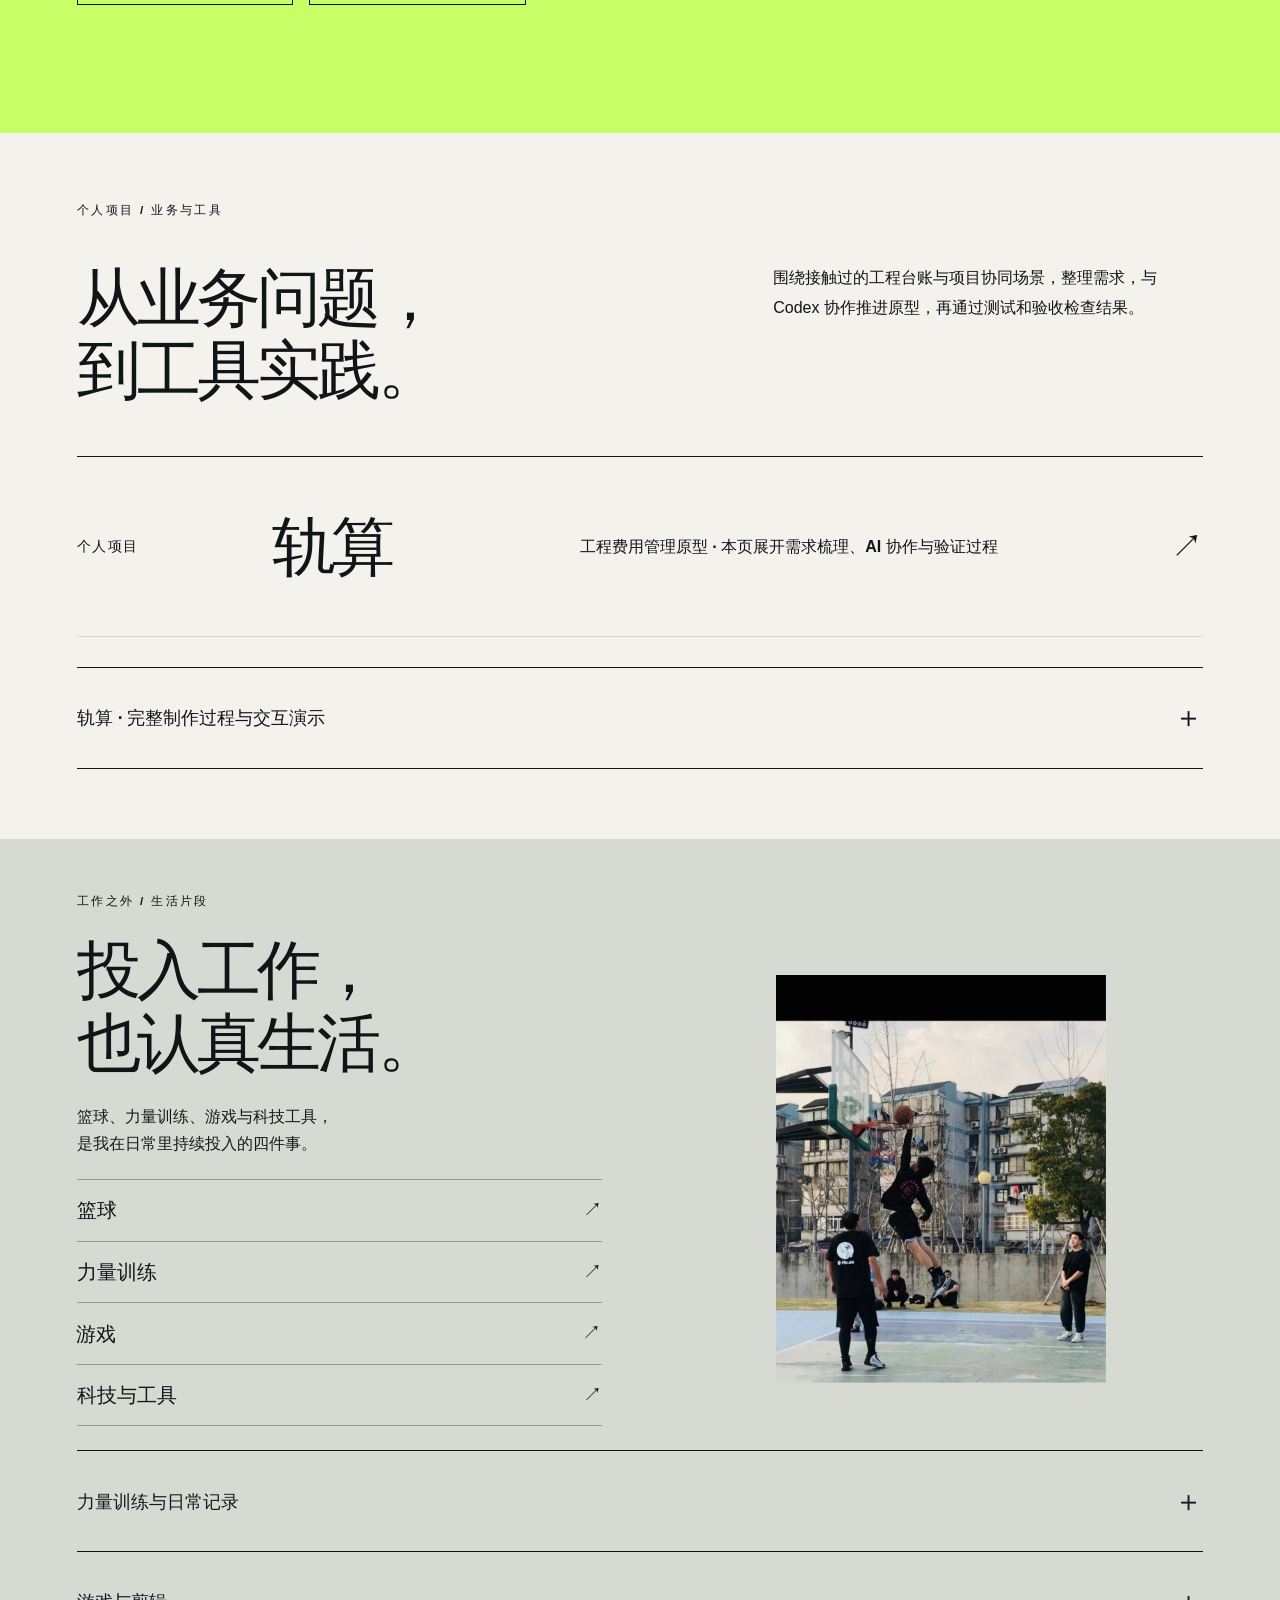
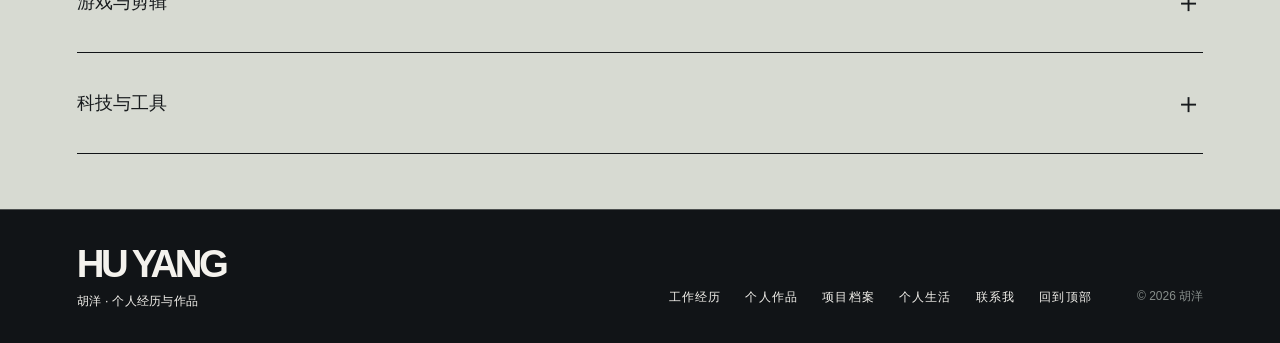
<file: career.html>
<!doctype html><html lang="zh-CN"><head><meta charset="utf-8"><meta name="viewport" content="width=device-width,initial-scale=1"><title>胡洋 · 个人网站</title><link rel="canonical" href="https://2y-hy.github.io/index.html?v=single-home#journey"><meta http-equiv="refresh" content="0;url=index.html?v=single-home#journey"><script>const section=location.hash.slice(1);const mapping={explorations:'experiments',explore:'moments',skills:'journey'};location.replace('index.html?v=single-home#'+(mapping[section]||section||'journey'));</script></head><body><a href="index.html?v=single-home#journey">返回胡洋的个人网站</a></body></html>
</file>
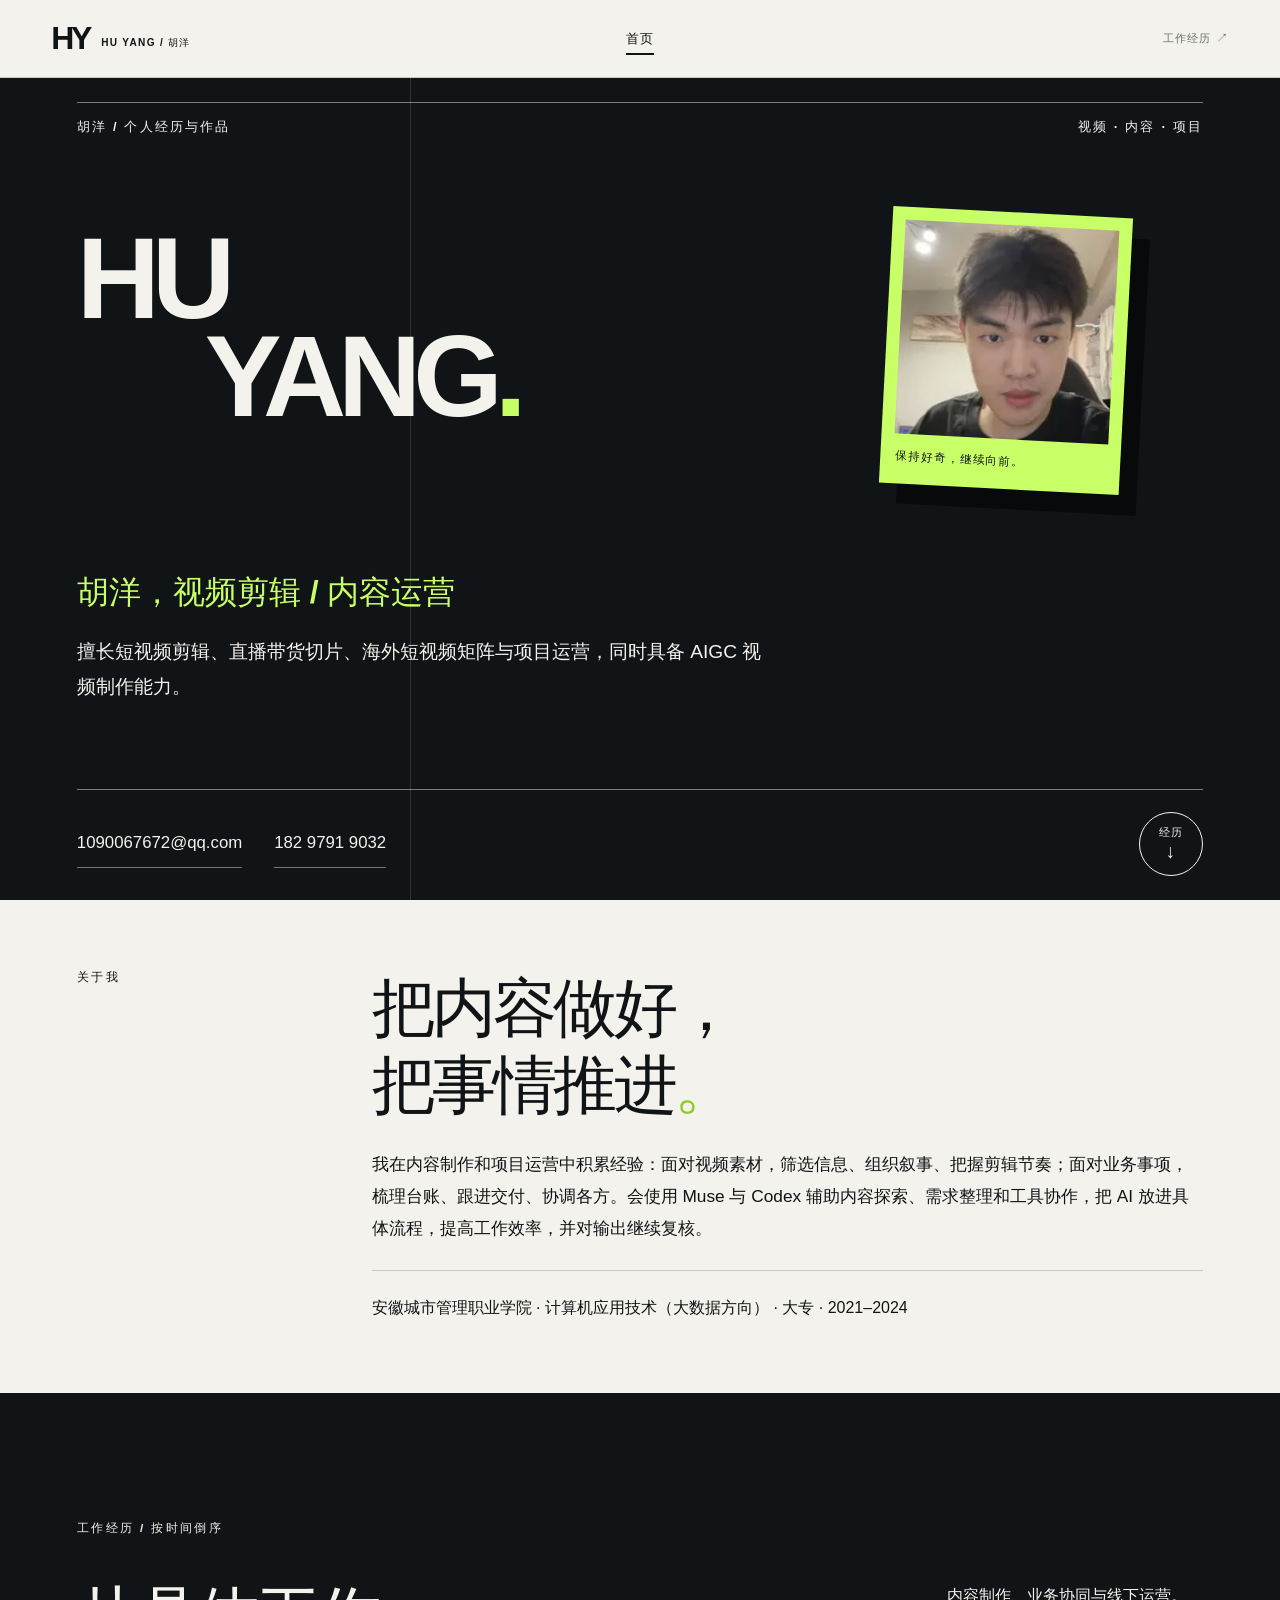
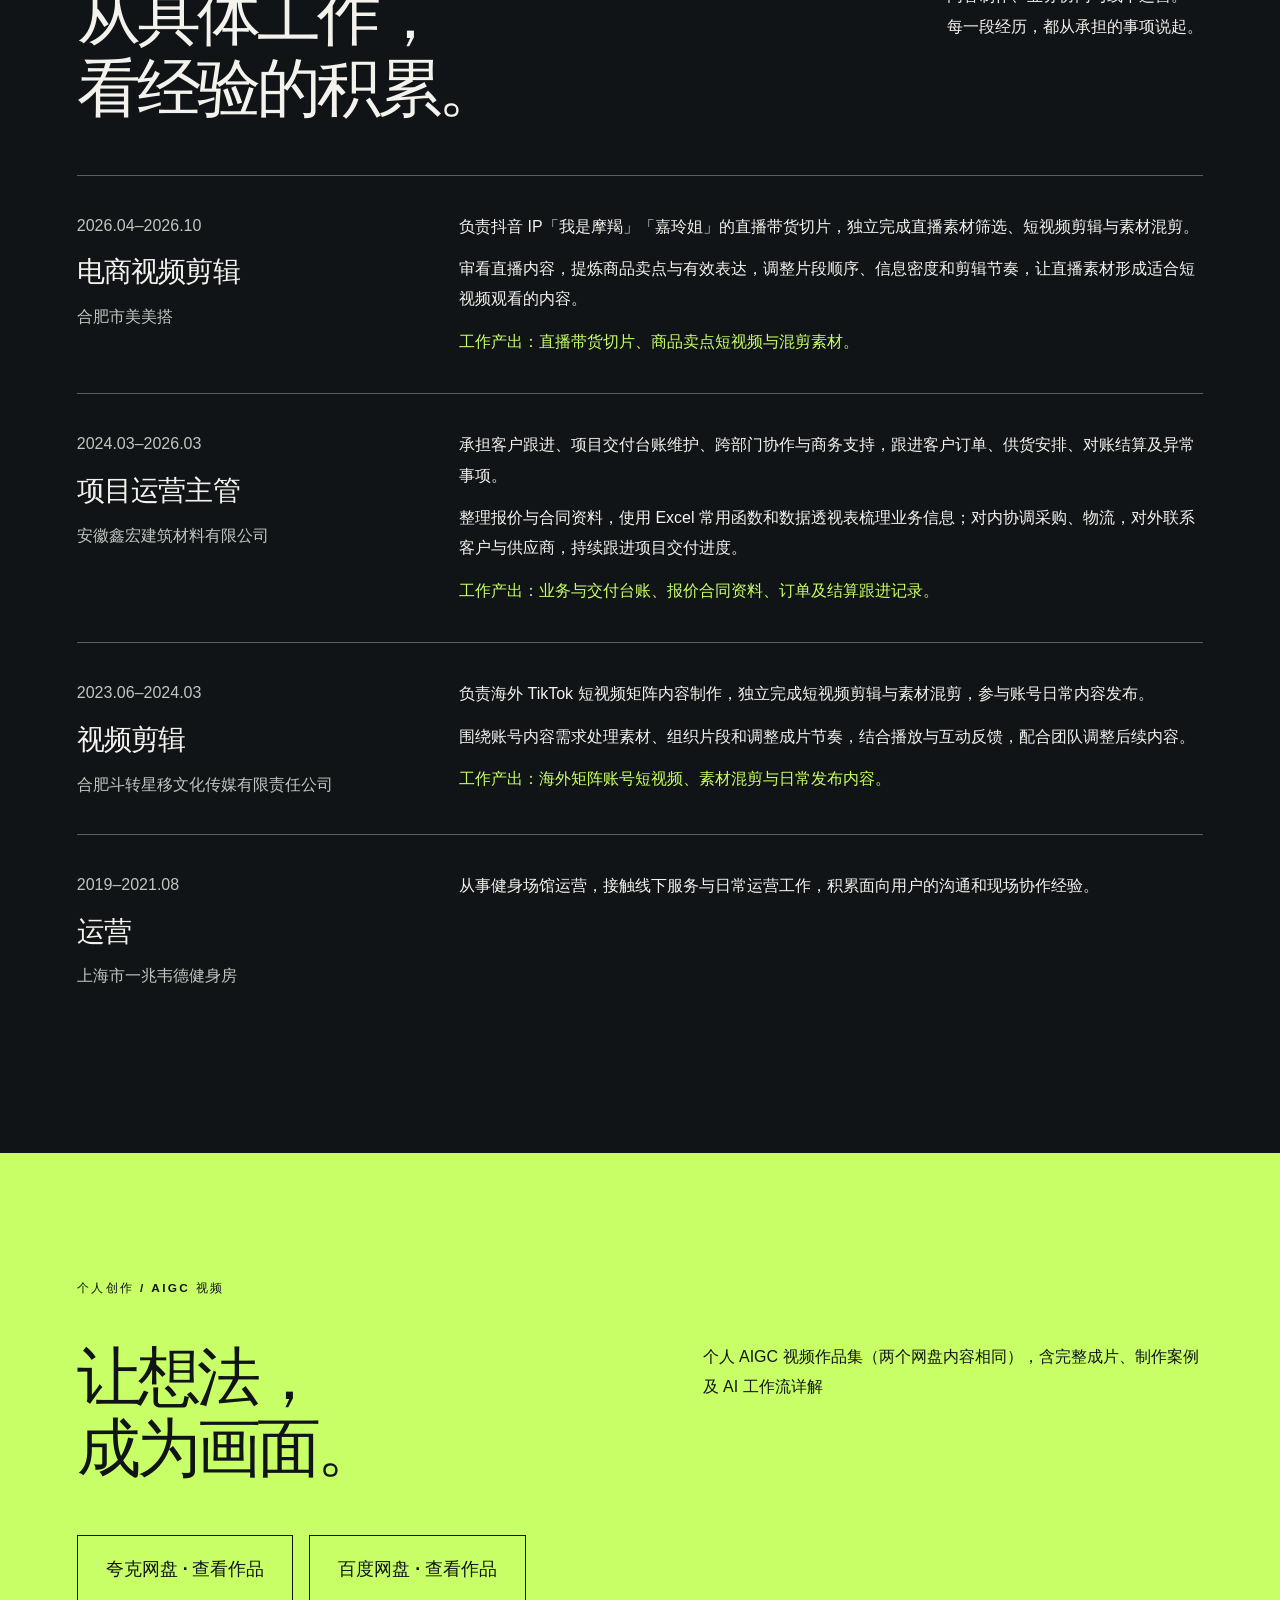
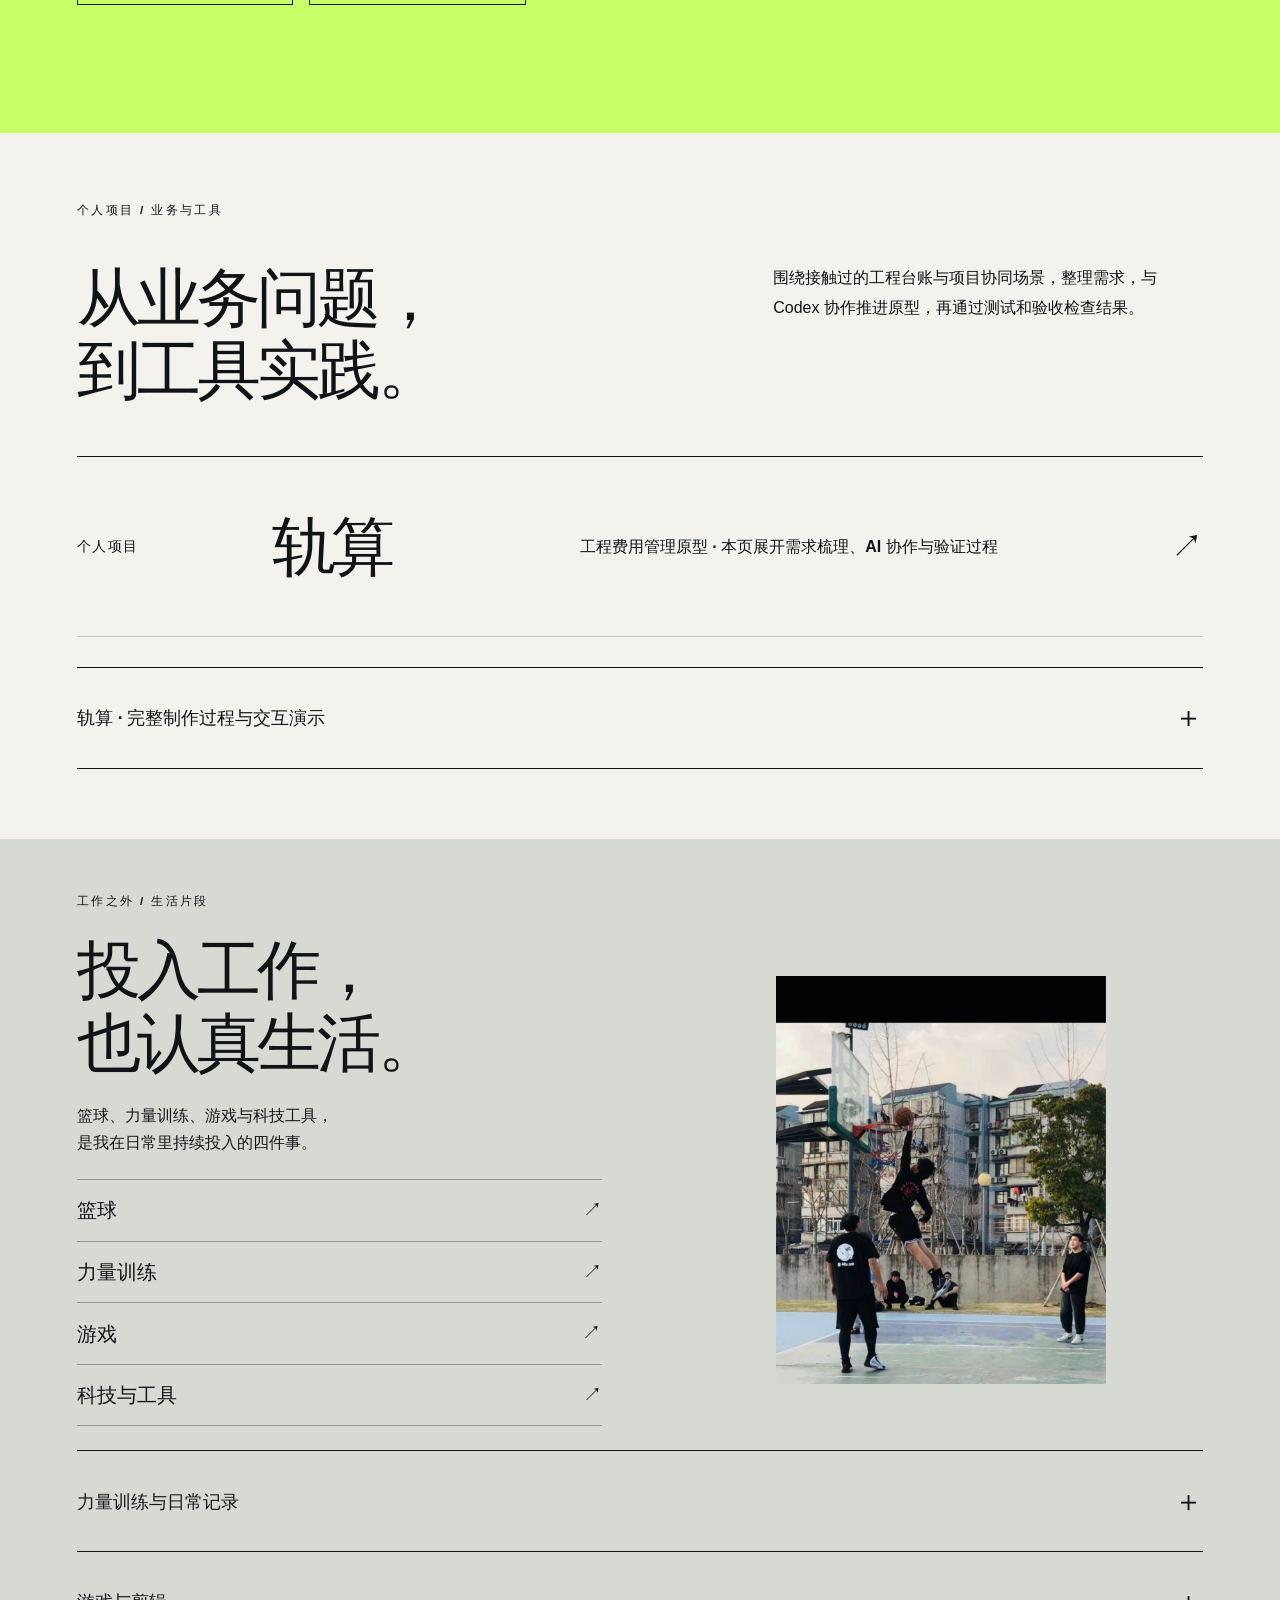
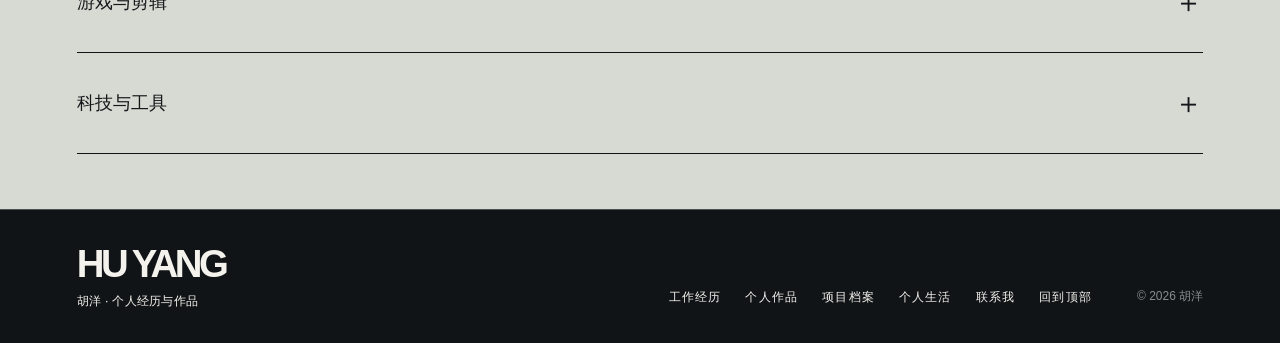
<file: lab.html>
<!doctype html><html lang="zh-CN"><head><meta charset="utf-8"><meta name="viewport" content="width=device-width,initial-scale=1"><title>胡洋 · 个人网站</title><link rel="canonical" href="https://2y-hy.github.io/index.html?v=single-home#experiments"><meta http-equiv="refresh" content="0;url=index.html?v=single-home#experiments"><script>const section=location.hash.slice(1);const mapping={explorations:'experiments',explore:'moments',skills:'journey'};location.replace('index.html?v=single-home#'+(mapping[section]||section||'experiments'));</script></head><body><a href="index.html?v=single-home#experiments">返回胡洋的个人网站</a></body></html>
</file>
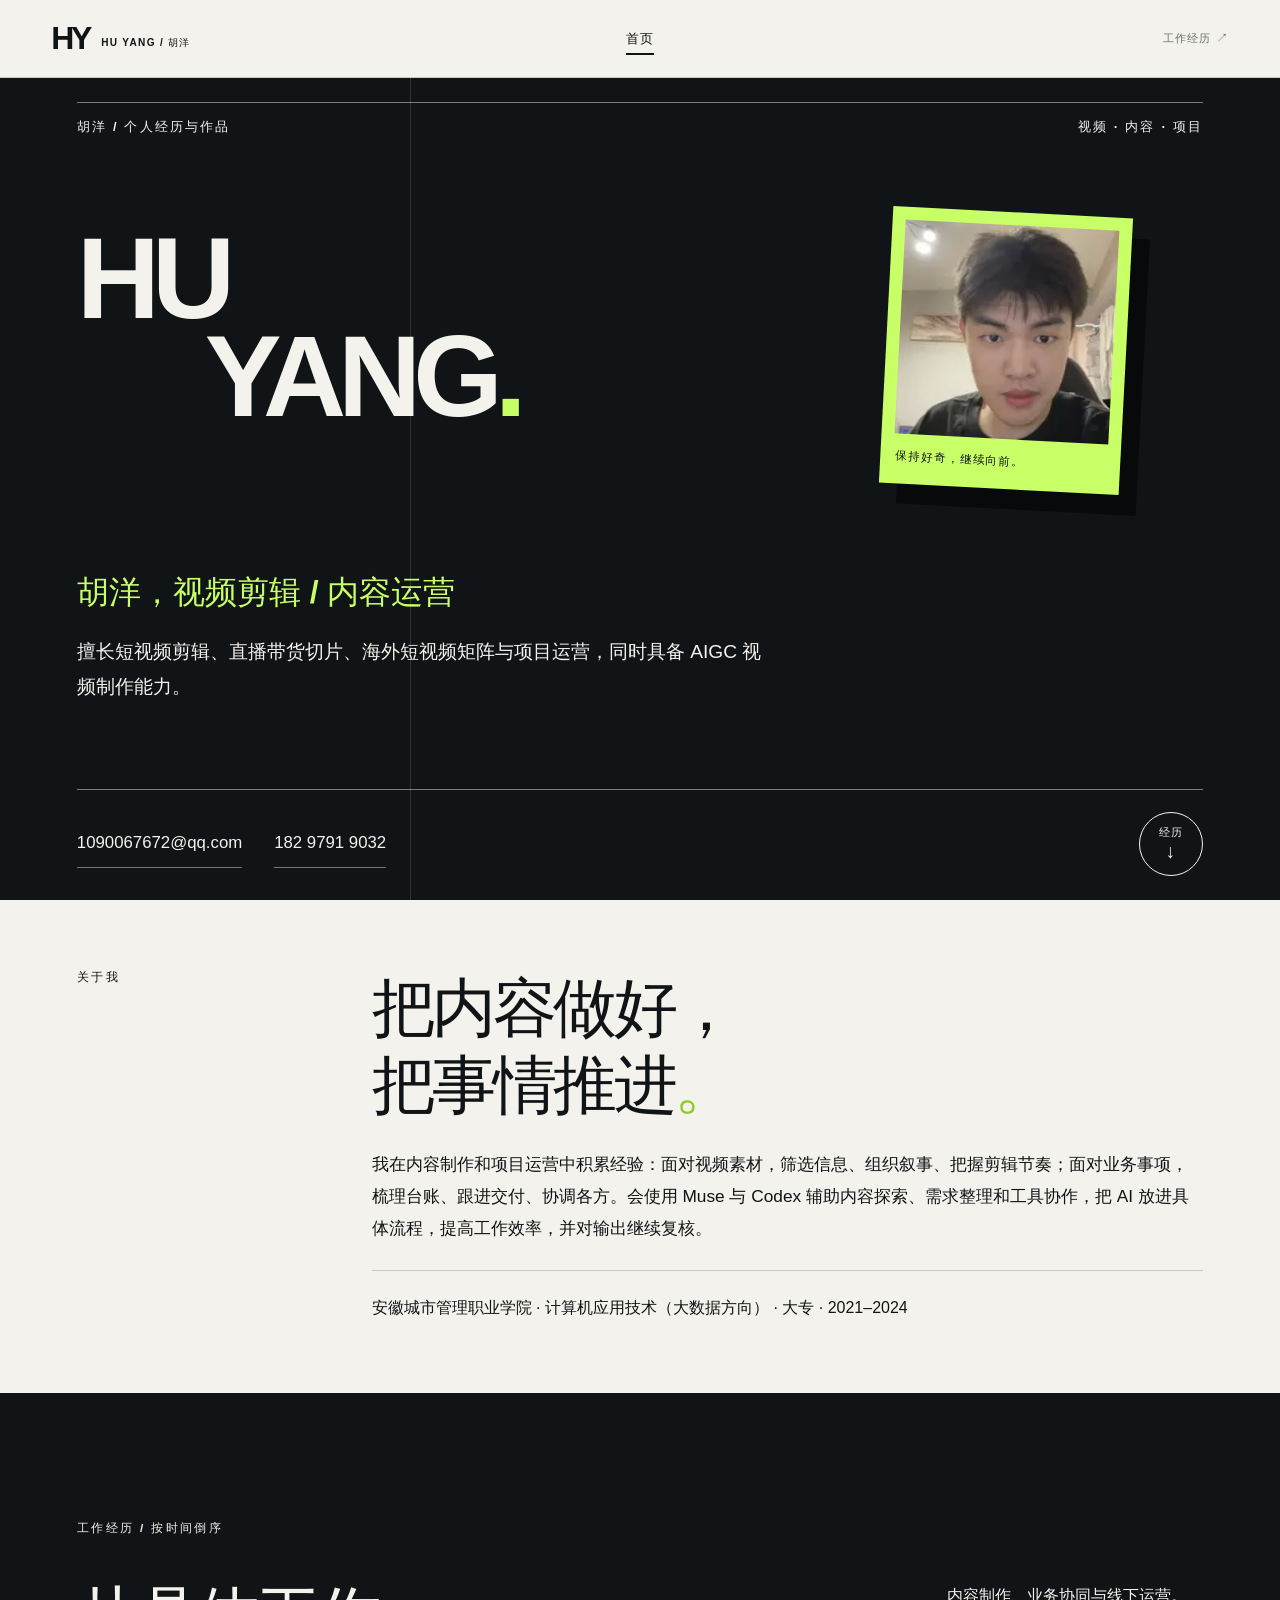
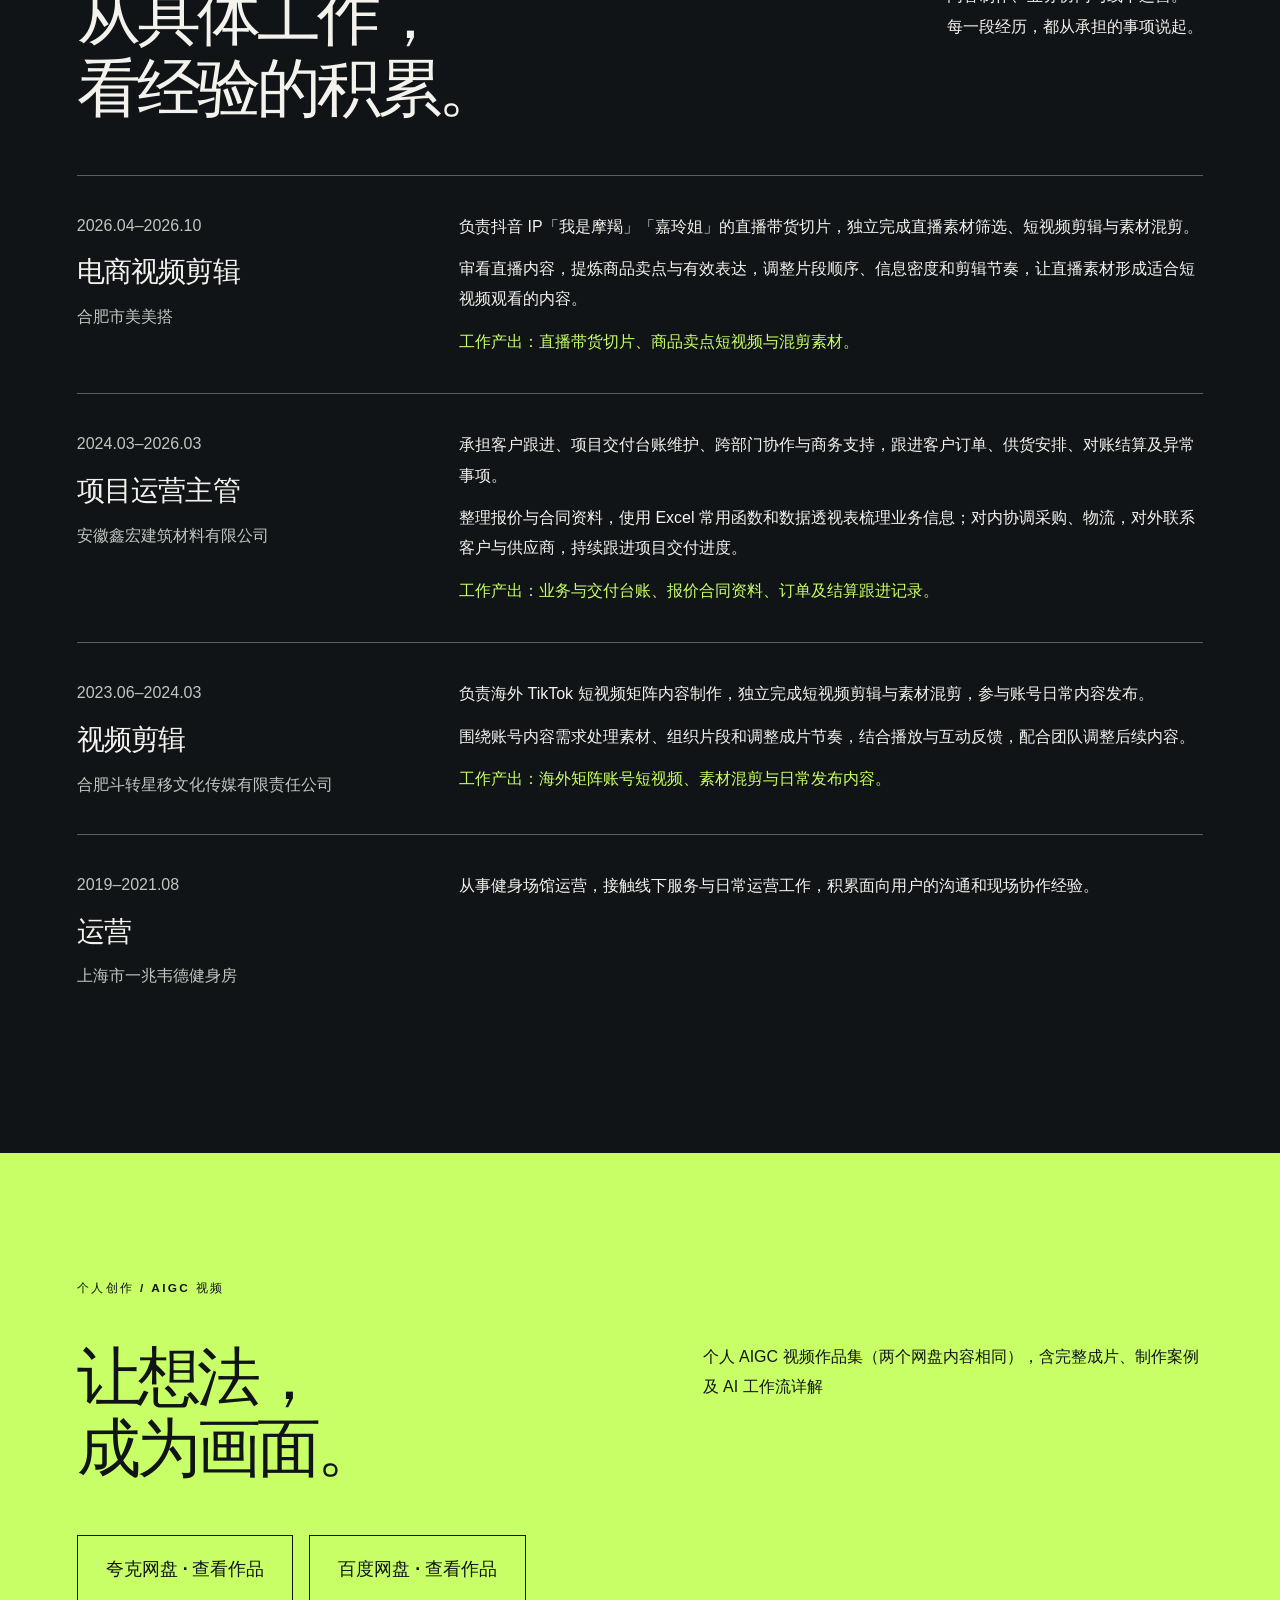
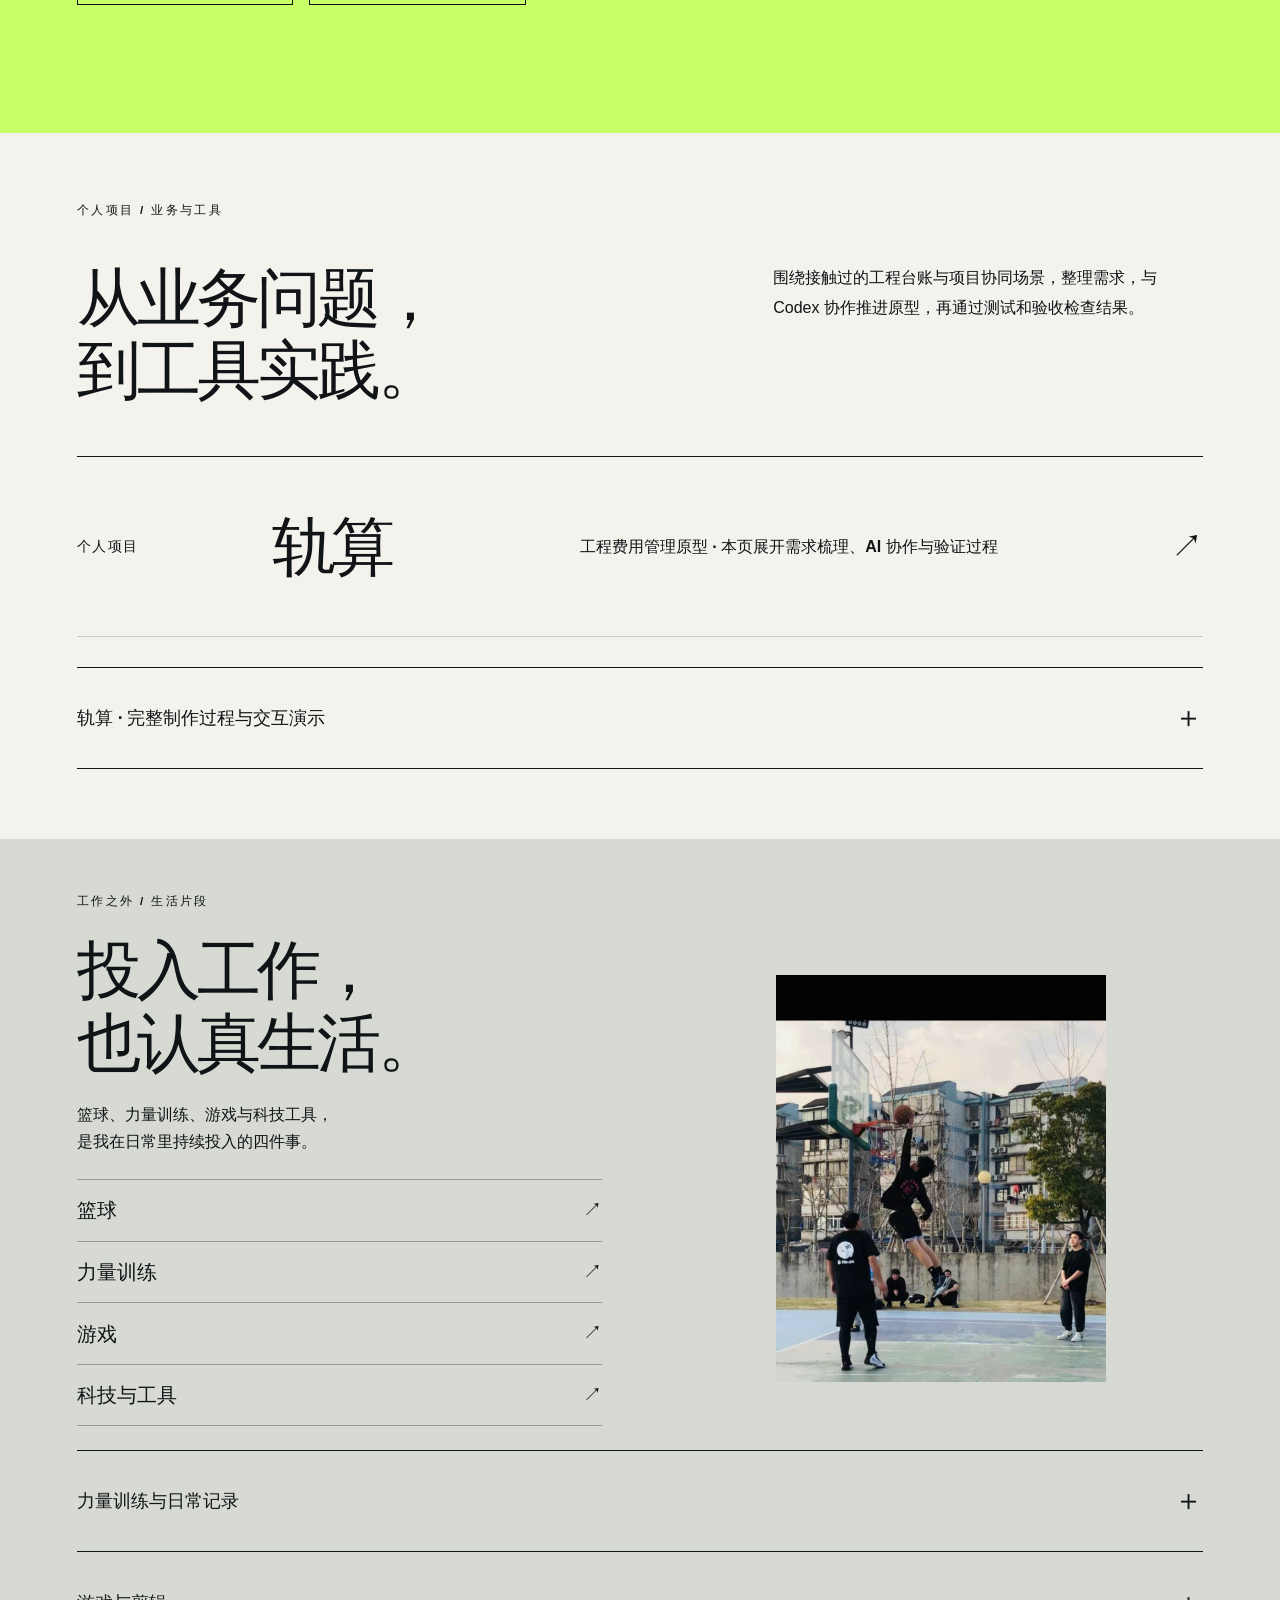
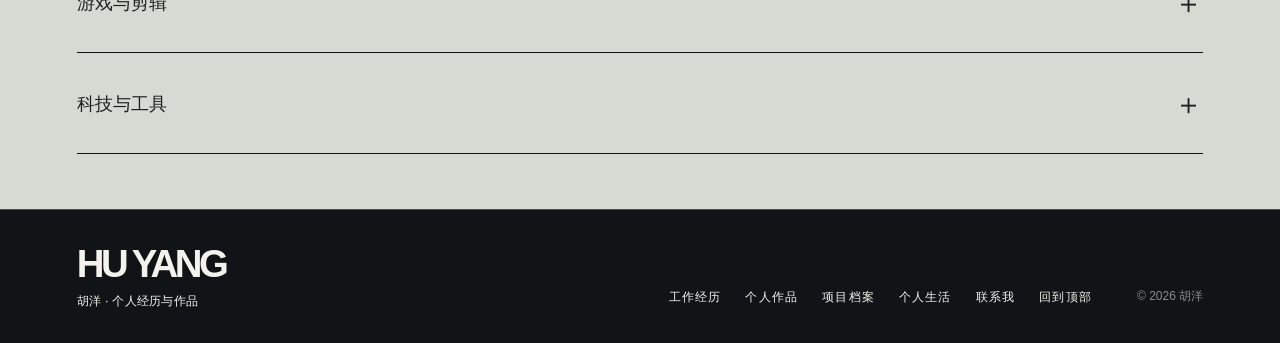
<file: life.html>
<!doctype html><html lang="zh-CN"><head><meta charset="utf-8"><meta name="viewport" content="width=device-width,initial-scale=1"><title>胡洋 · 个人网站</title><link rel="canonical" href="https://2y-hy.github.io/index.html?v=single-home#moments"><meta http-equiv="refresh" content="0;url=index.html?v=single-home#moments"><script>const section=location.hash.slice(1);const mapping={explorations:'experiments',explore:'moments',skills:'journey'};location.replace('index.html?v=single-home#'+(mapping[section]||section||'moments'));</script></head><body><a href="index.html?v=single-home#moments">返回胡洋的个人网站</a></body></html>
</file>
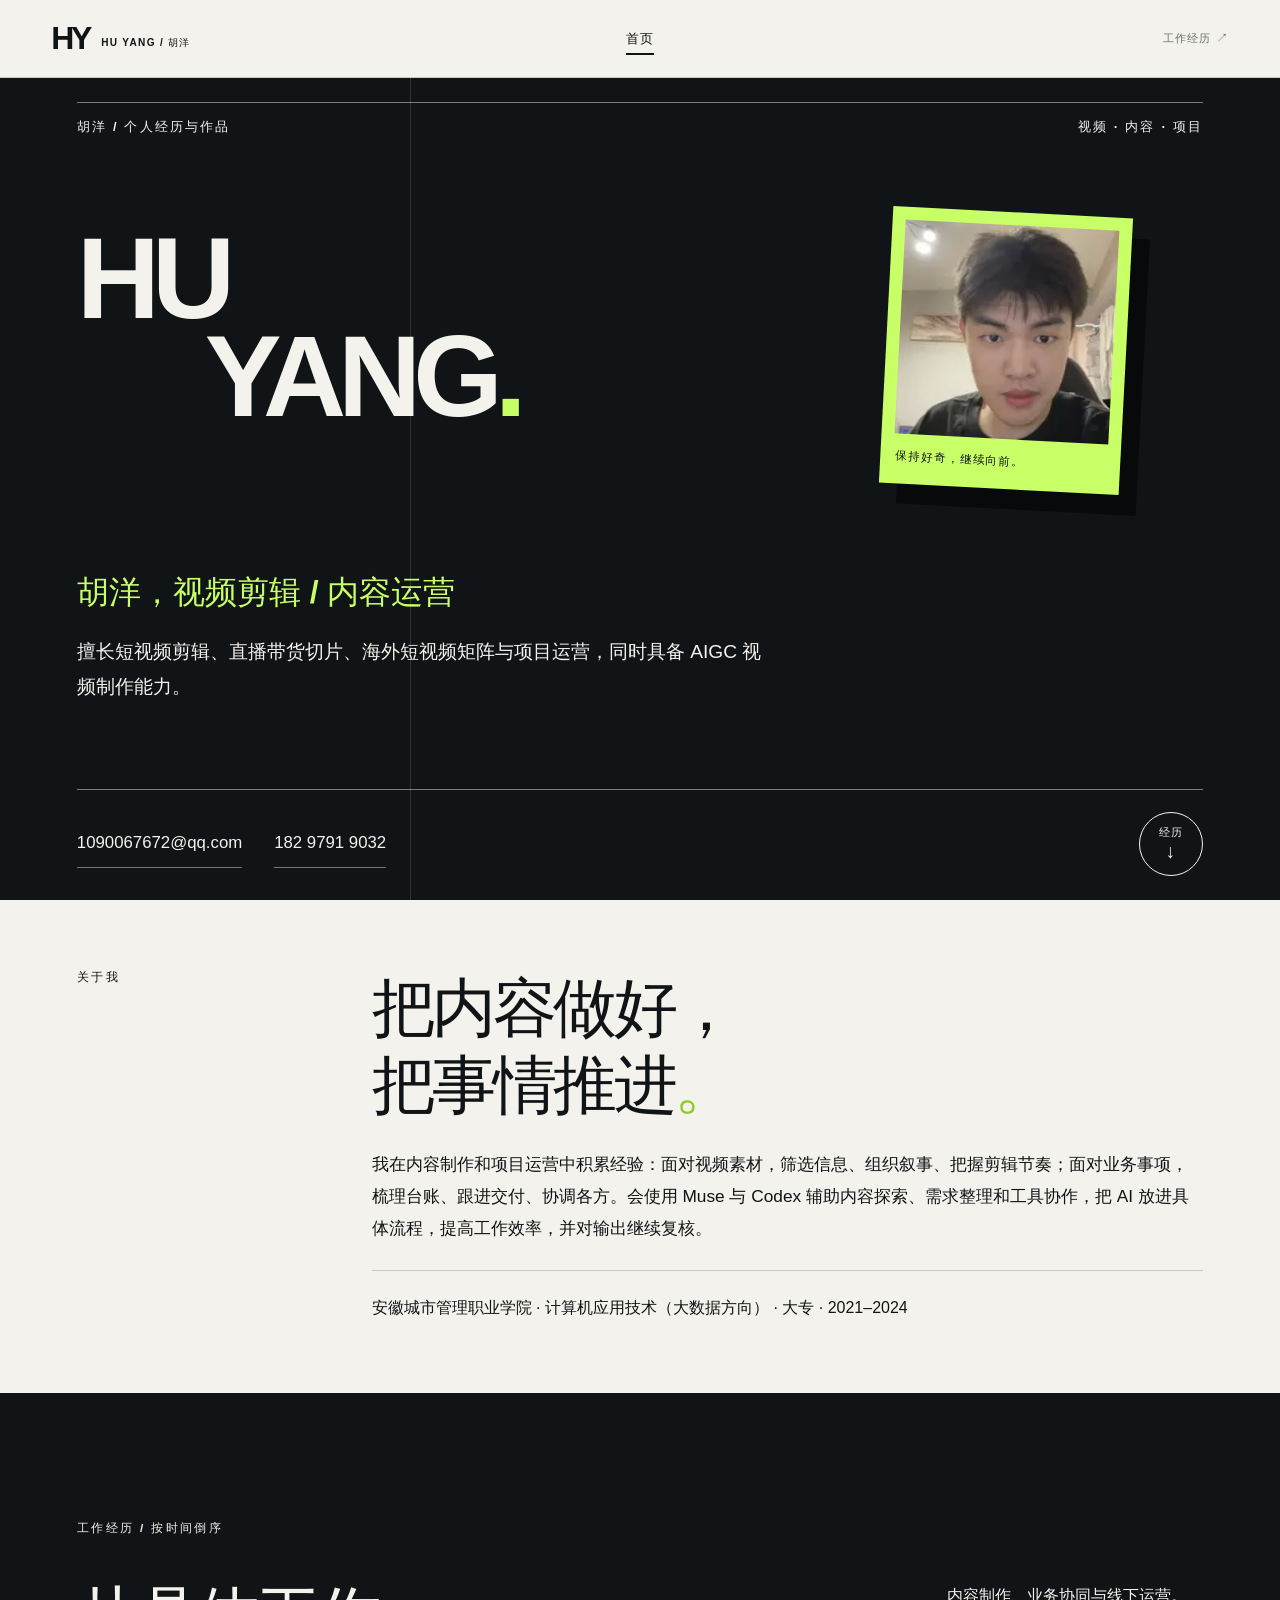
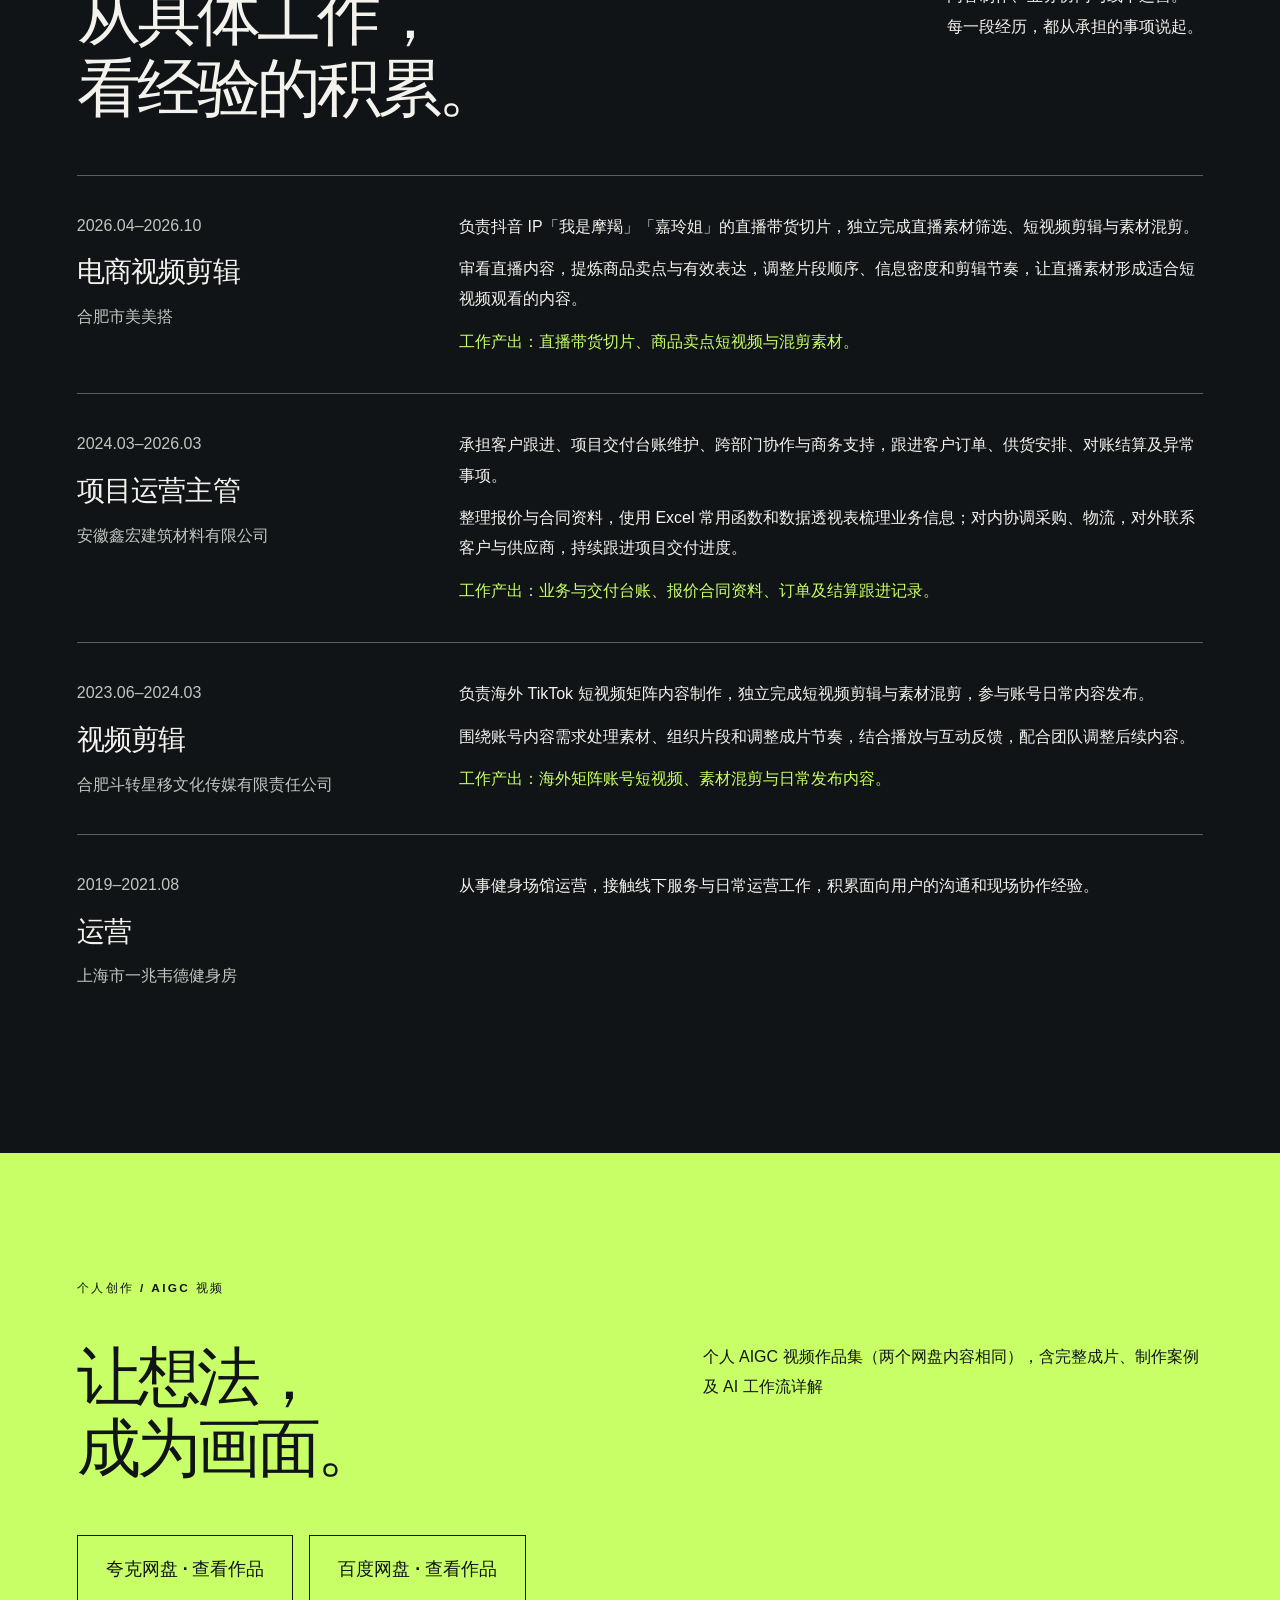
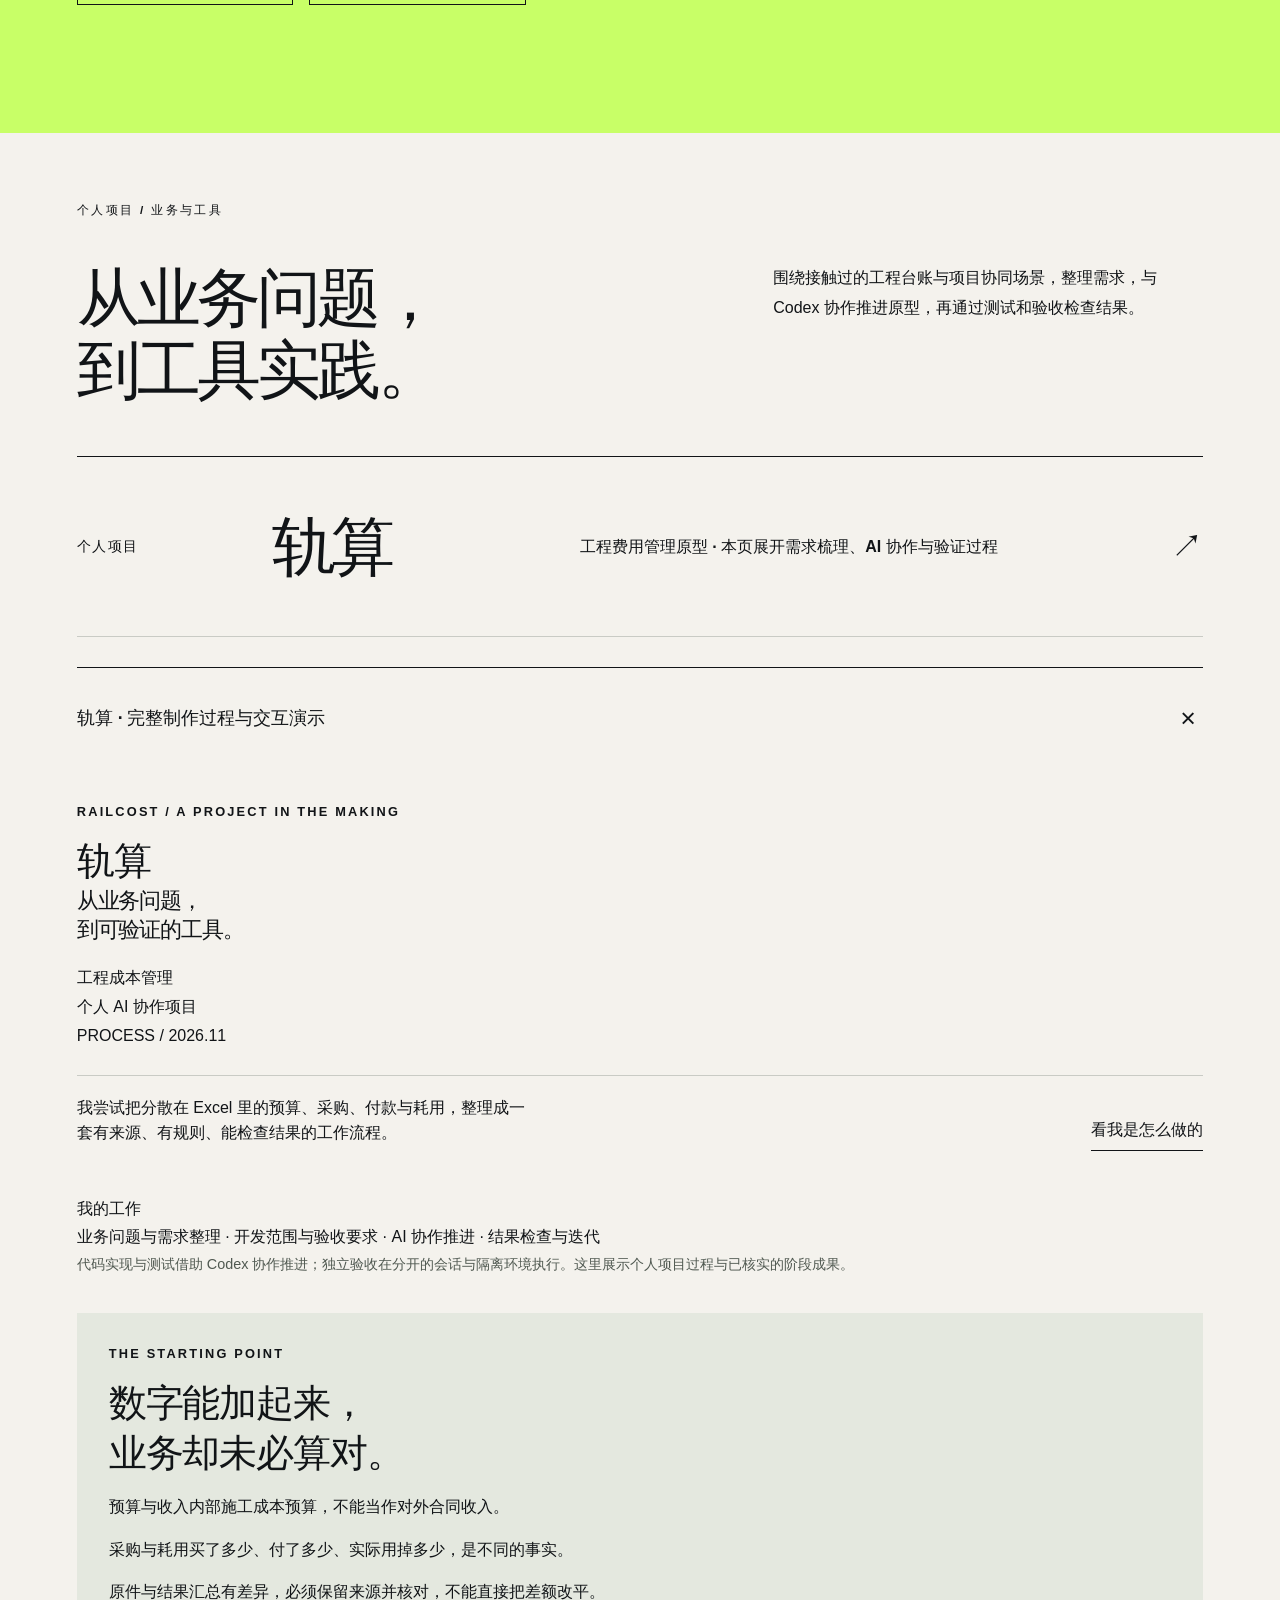
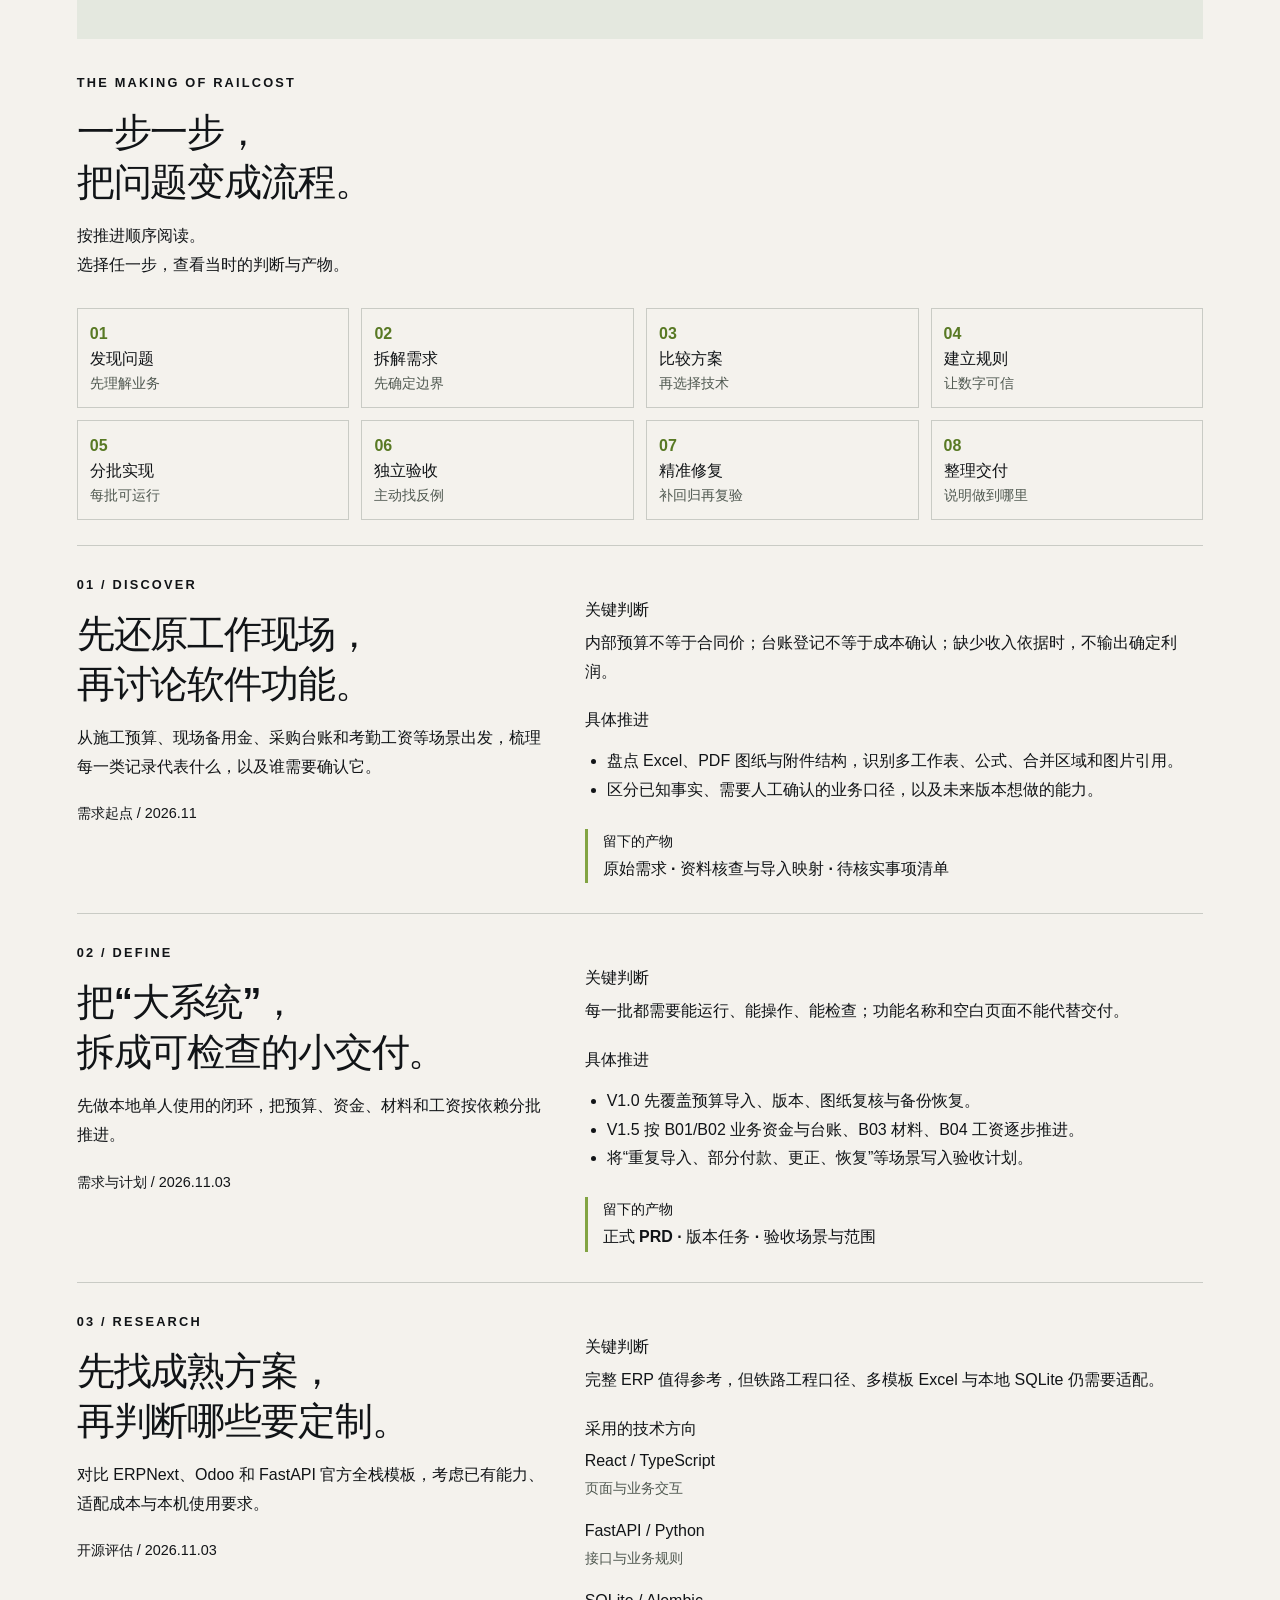
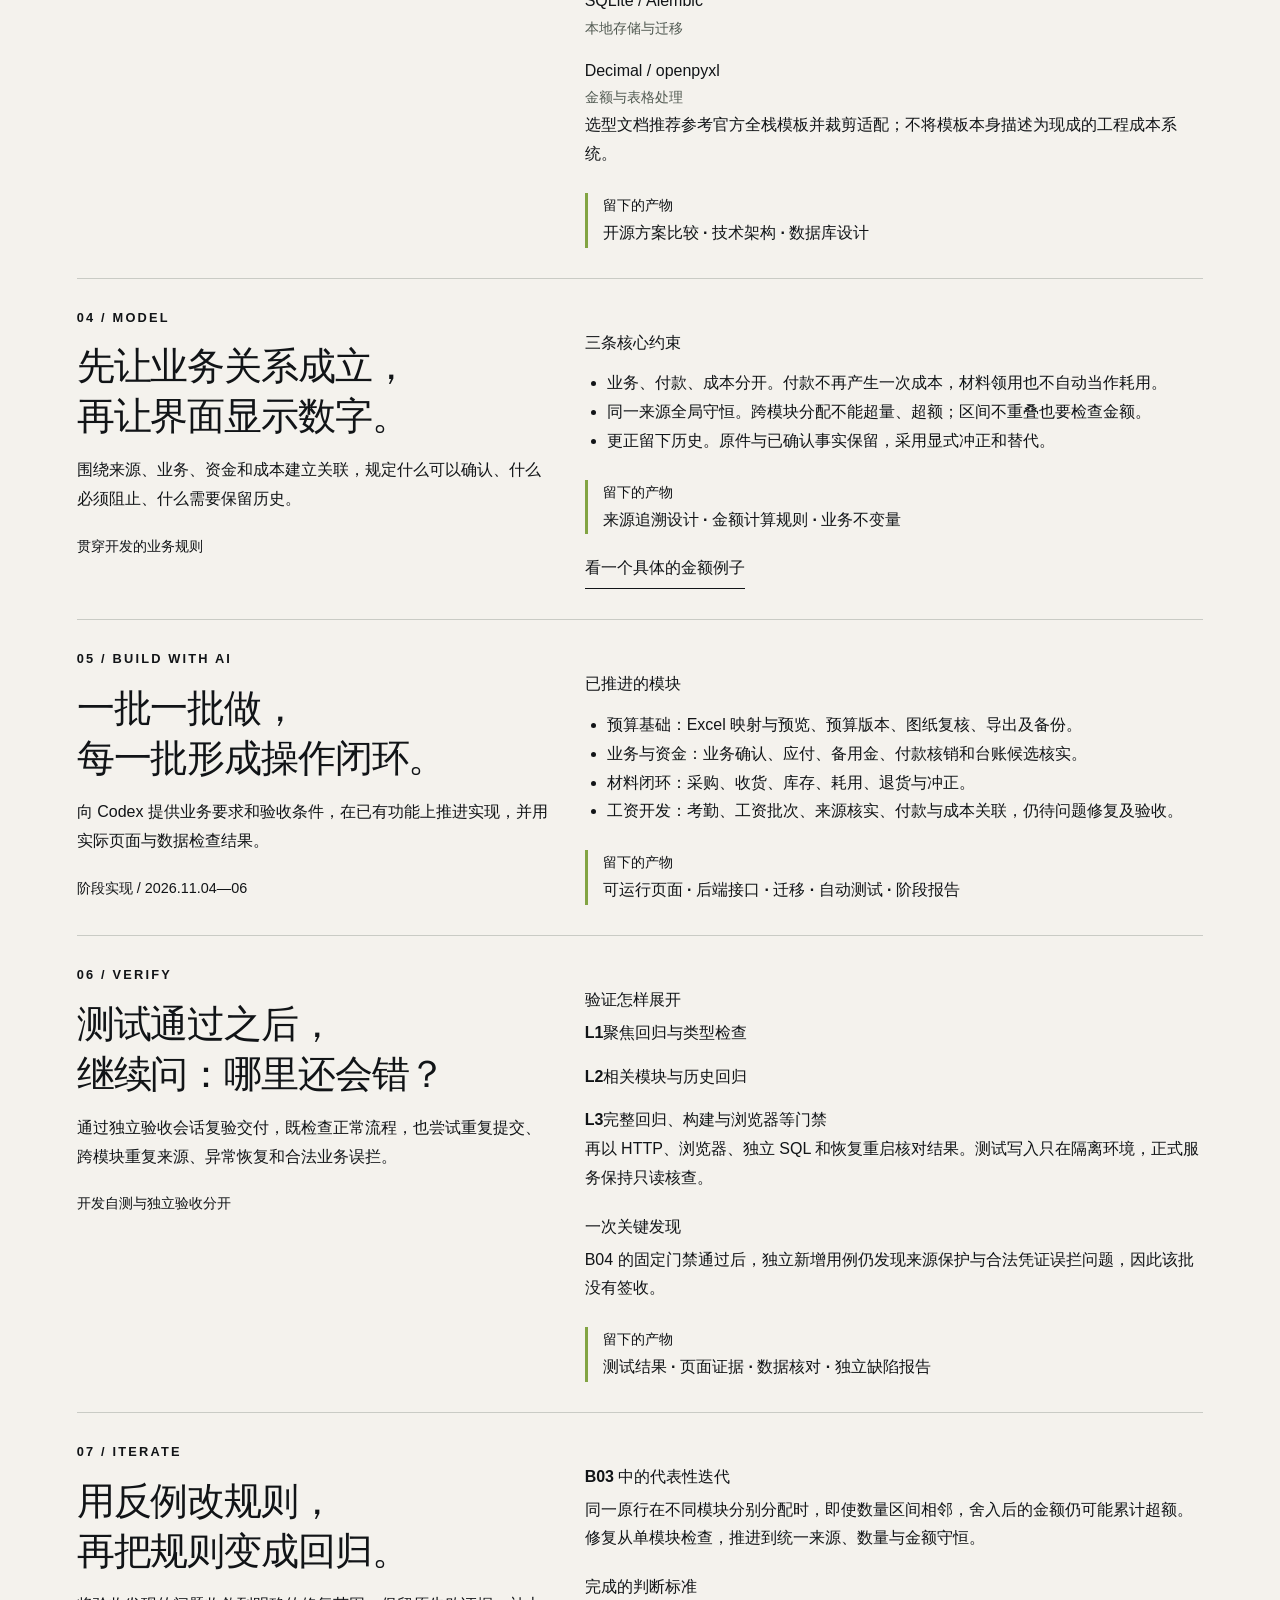
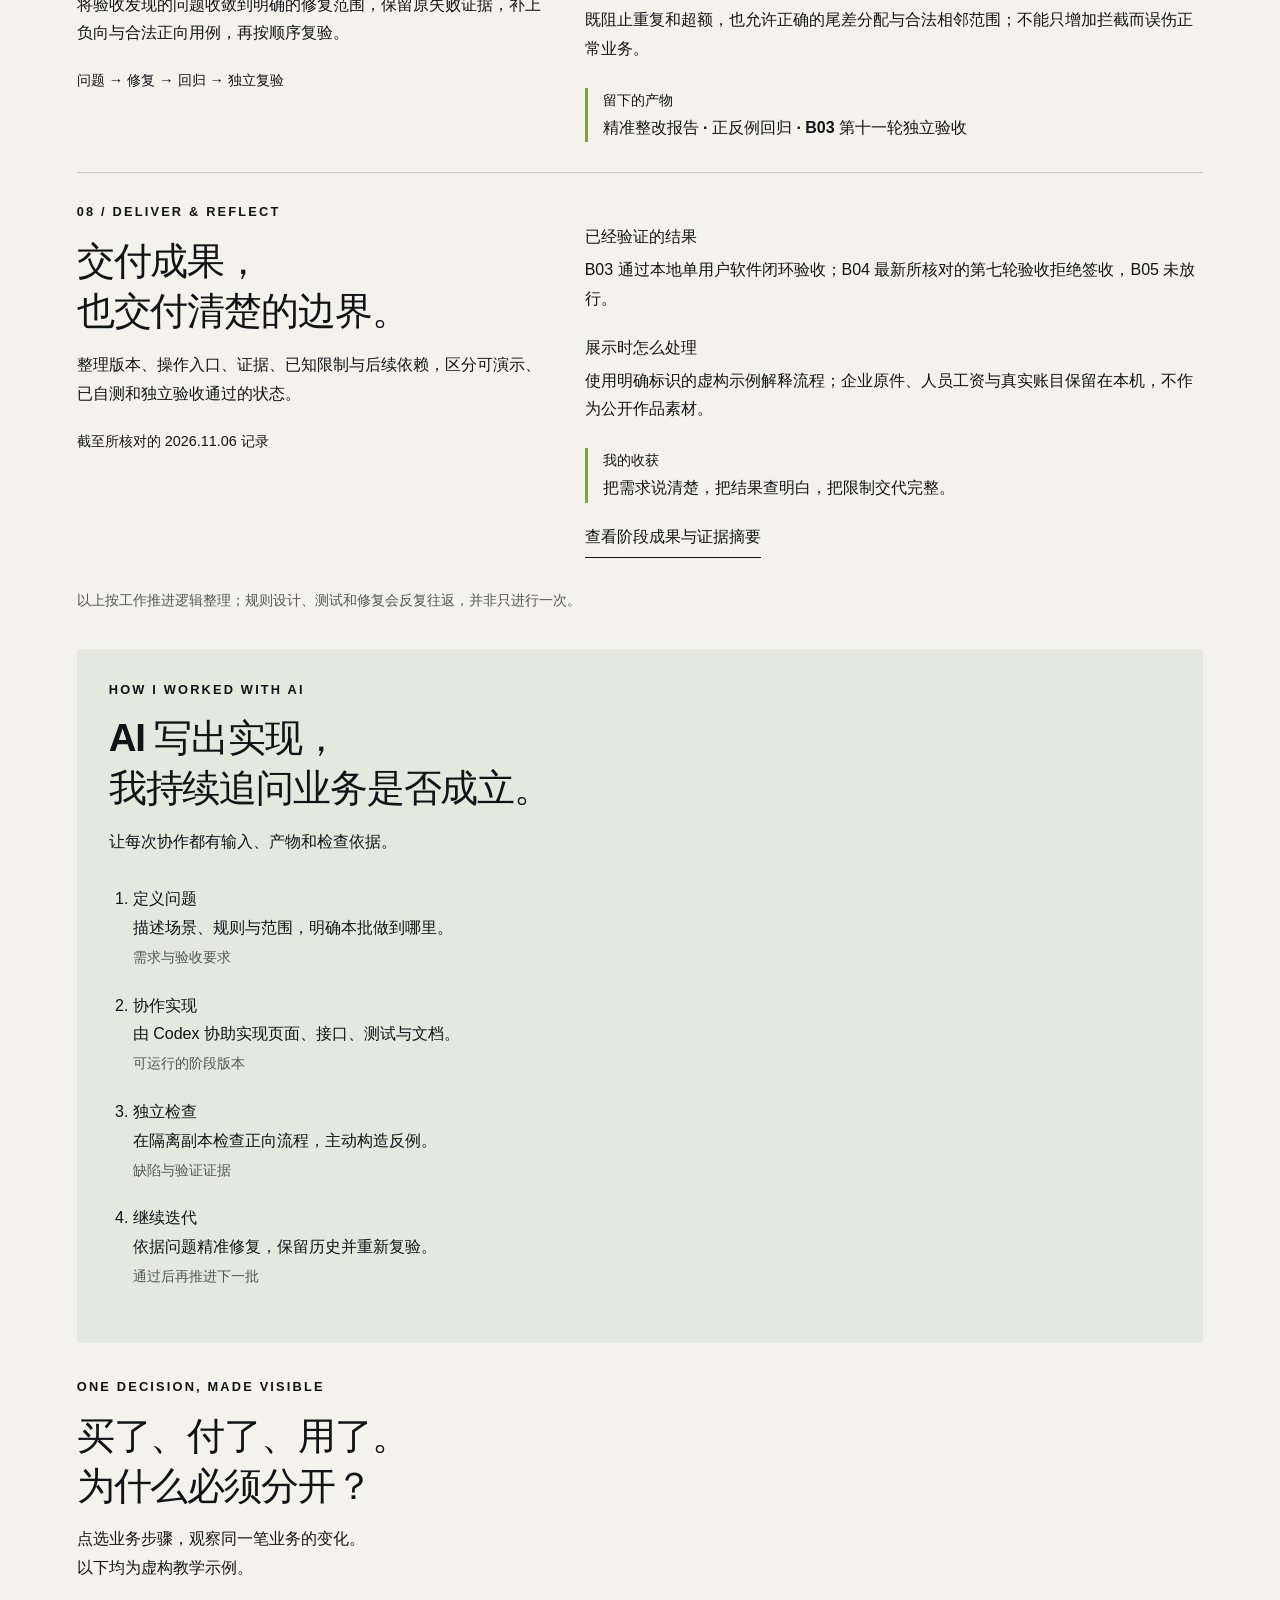
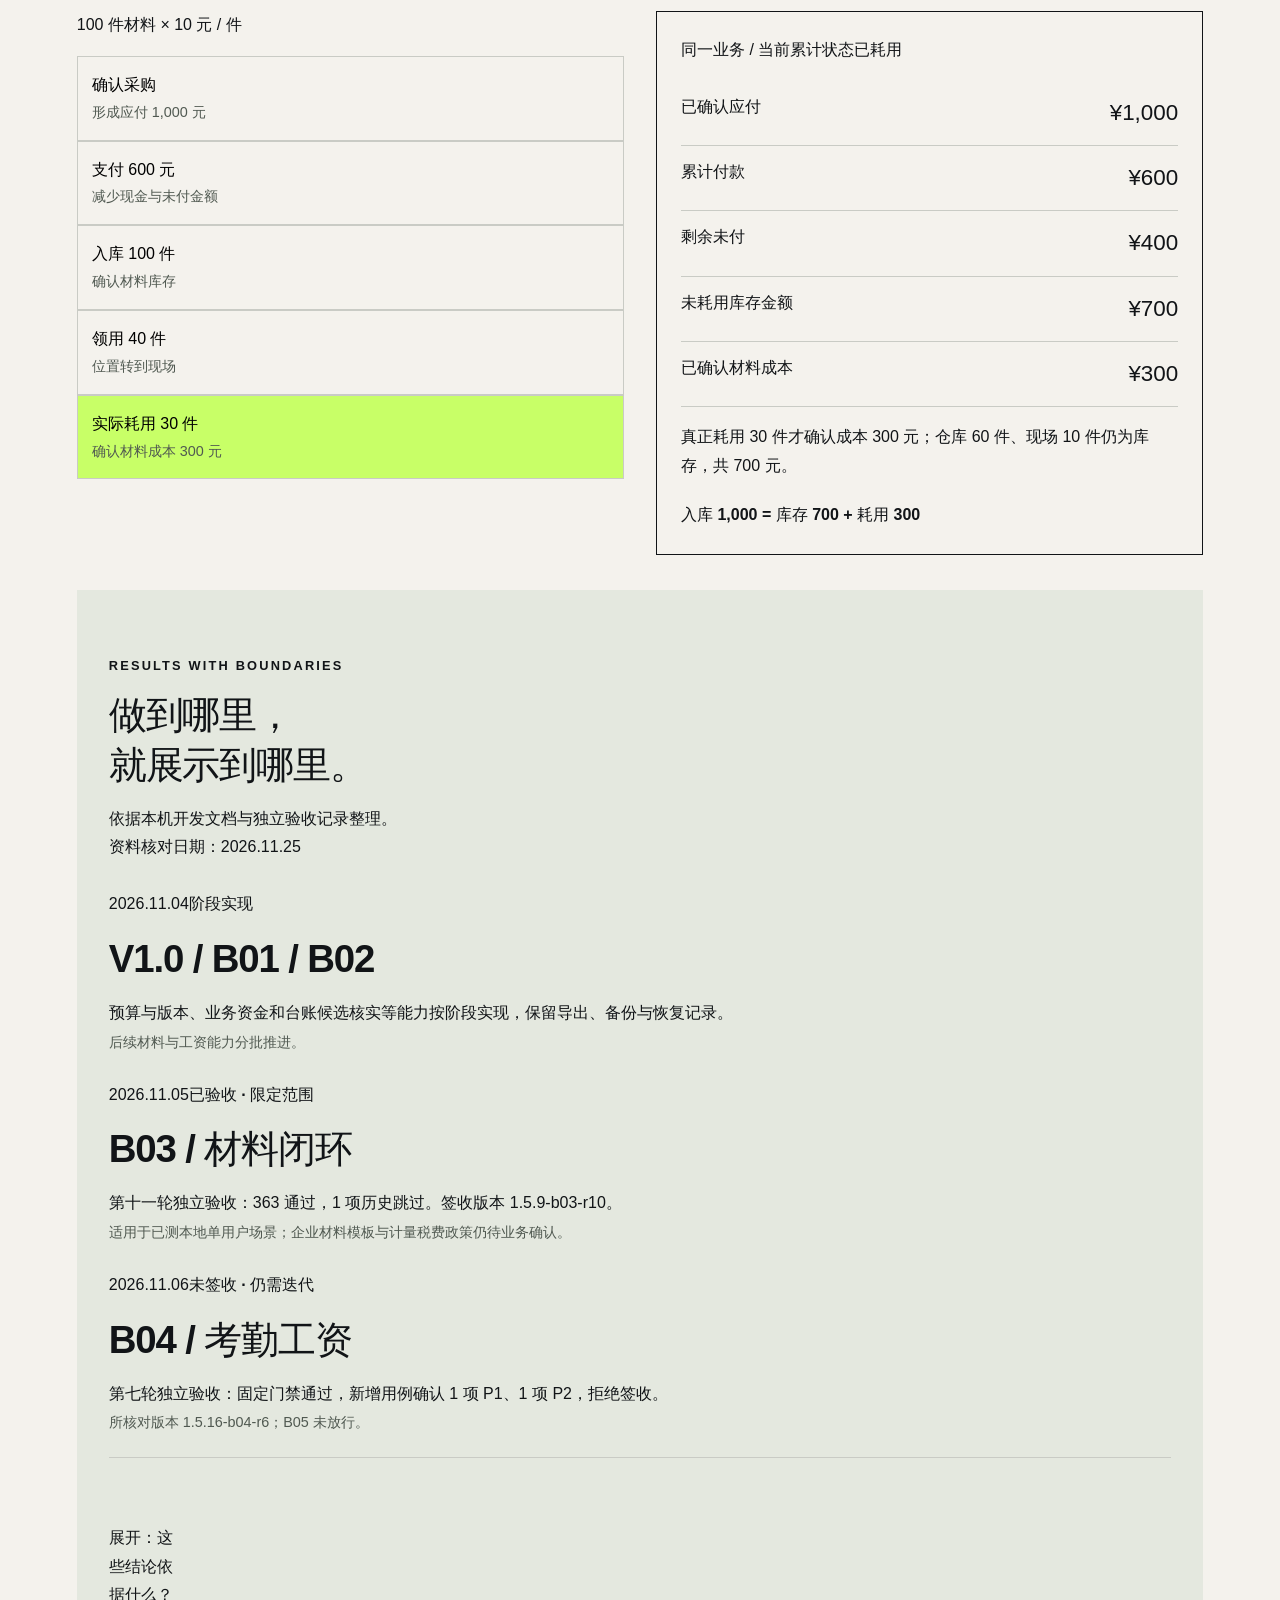
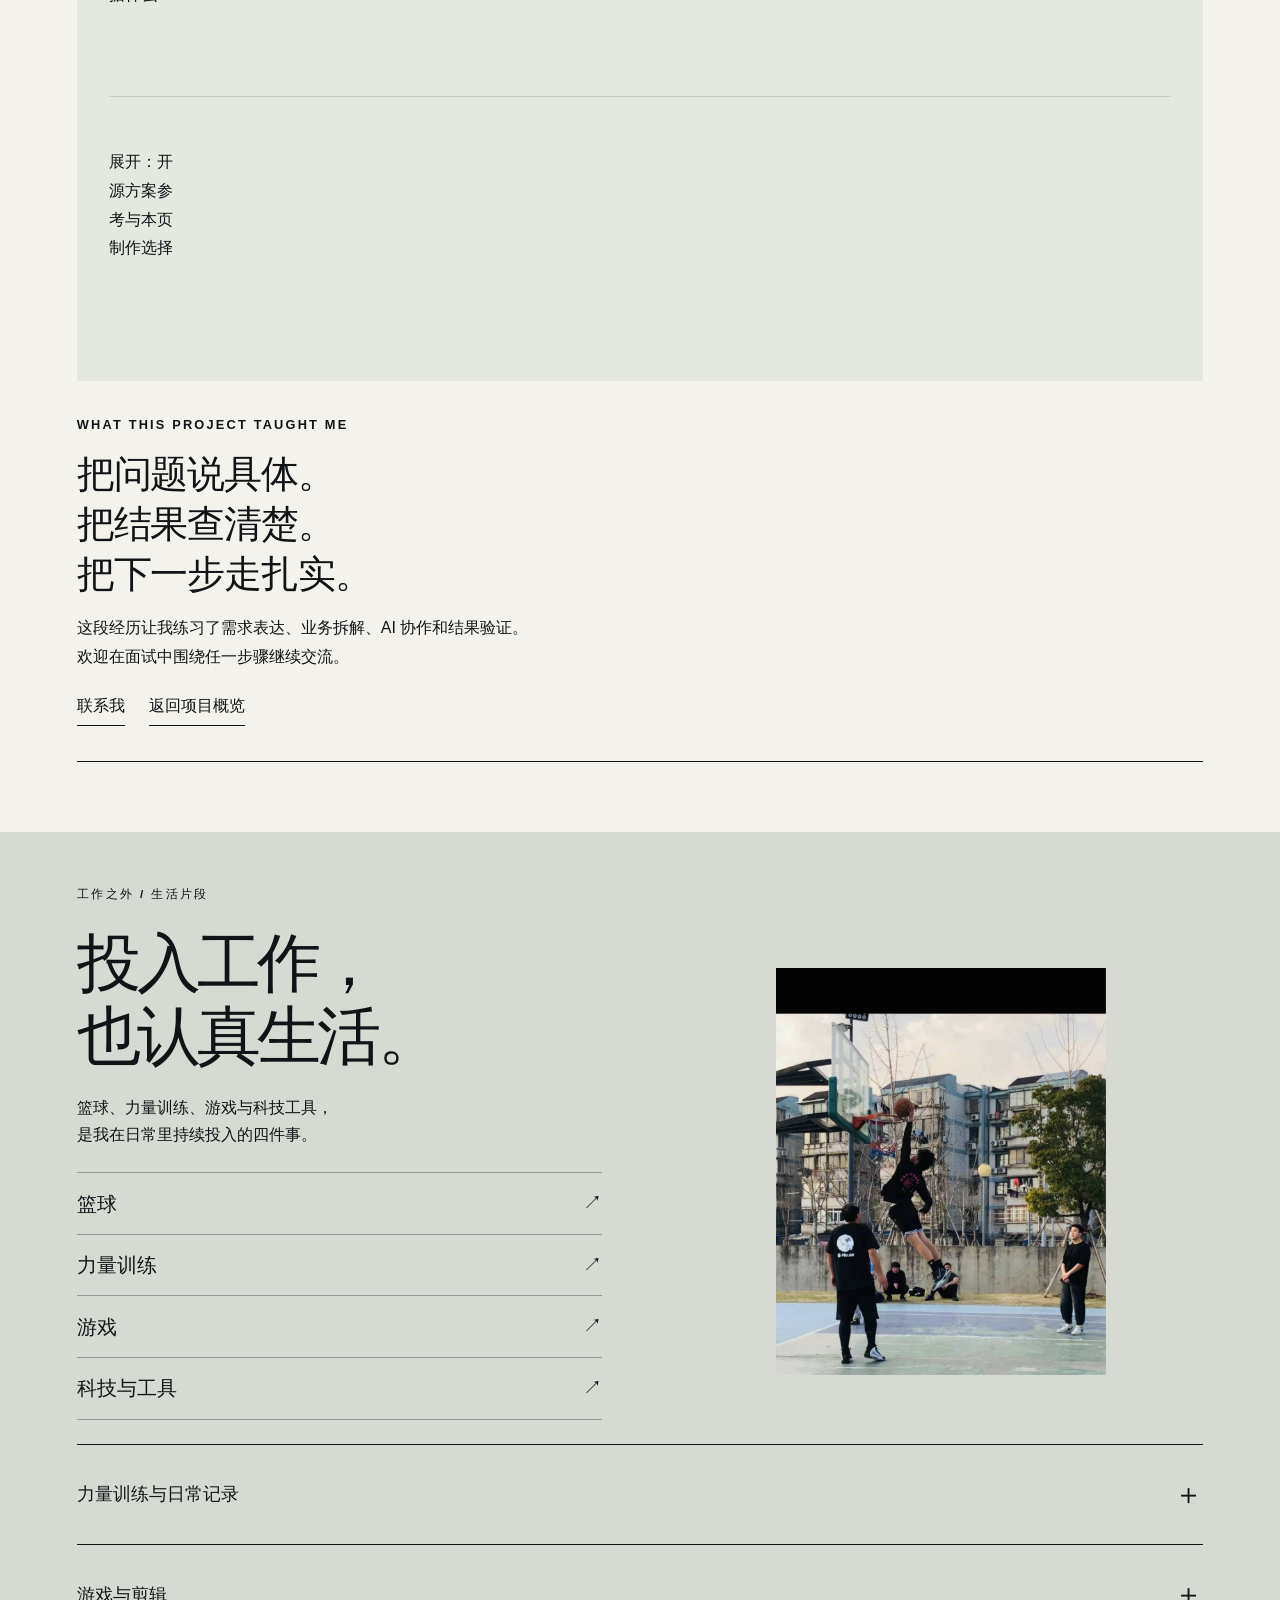
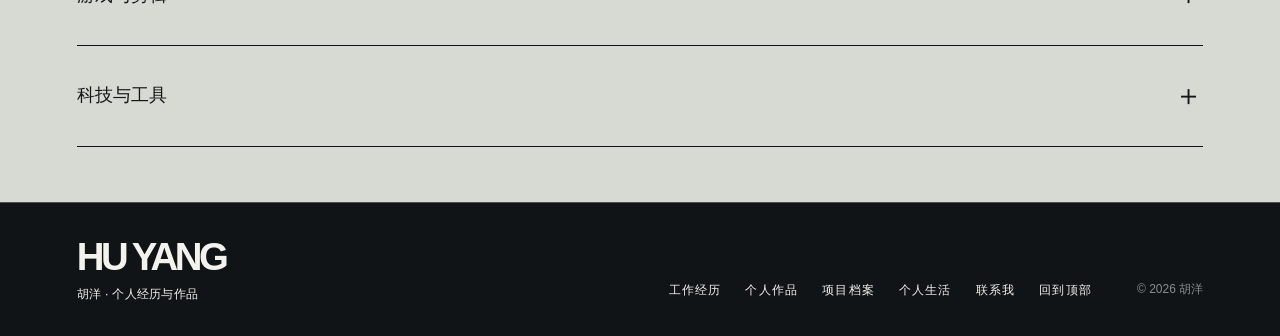
<file: railcost.html>
<!doctype html><html lang="zh-CN"><head><meta charset="utf-8"><meta name="viewport" content="width=device-width,initial-scale=1"><title>胡洋 · 个人网站</title><link rel="canonical" href="https://2y-hy.github.io/index.html?v=single-home#railcost"><meta http-equiv="refresh" content="0;url=index.html?v=single-home#railcost"><script>const section=location.hash.slice(1);const mapping={explorations:'experiments',explore:'moments',skills:'journey'};location.replace('index.html?v=single-home#'+(mapping[section]||section||'railcost'));</script></head><body><a href="index.html?v=single-home#railcost">返回胡洋的个人网站</a></body></html>
</file>
<file: style.css>
:root{--ink:#080909;--muted:#585f61;--mint:#68dfcf;--light:#effcf9;--line:#d9dfdd;font-family:Arial,"PingFang SC","Microsoft YaHei",sans-serif;color:var(--ink);background:white;scroll-behavior:smooth;font-synthesis:none}*{box-sizing:border-box}body{margin:0;font-size:1rem;line-height:1.8}a{color:inherit;text-decoration:none}button{font:inherit;cursor:pointer}a,button{-webkit-tap-highlight-color:transparent}a:focus-visible,button:focus-visible,[tabindex]:focus-visible{outline:3px solid #188b79;outline-offset:7px}img{display:block;max-width:100%;object-fit:cover}h1,h2,h3,h4,p{margin:0}h1,h2,h3,h4{line-height:1.3}h2{font-size:clamp(1.8rem,3.3vw,3rem);font-weight:600;letter-spacing:-.05em}.mint{color:var(--mint)}.wrap{width:min(1200px,calc(100% - 120px));margin-inline:auto}.skip{position:fixed;top:-100px;left:10px;background:white;padding:10px;z-index:100}.skip:focus{top:10px}.header{height:96px;position:relative;z-index:10;background:#fff}.header nav{display:grid;grid-template-columns:1fr 1fr 1fr 1fr 1fr;align-items:start;padding:26px 45px 0;gap:20px;text-align:center}.header a{width:fit-content;justify-self:center;font-size:1rem;line-height:1.3}.header a:first-child{justify-self:start}.header a:last-child{justify-self:end}.header a small{font-size:.875rem;display:block;opacity:0;transform:translateY(-4px);transition:.2s;margin-top:5px;color:var(--muted)}.header a:hover small,.header a[aria-current=page] small,.header a:focus-visible small{opacity:1;transform:translateY(0)}.header .logo{font-size:1.5rem;font-weight:800;font-style:italic;line-height:1.1}.logo span{display:block;font-style:normal;font-size:.625rem;letter-spacing:.23em;margin-top:5px}.header a[aria-current=page]>span{border-bottom:2px solid var(--mint)}.eyebrow,.section-label{font-size:.875rem;line-height:1.4;letter-spacing:.06em;font-weight:500}.home-hero{min-height:670px;height:calc(100svh - 96px);max-height:920px;position:relative;overflow:hidden;padding:25px 8% 140px}.giant{font-size:clamp(5rem,9.7vw,10rem);line-height:.94;letter-spacing:-.07em;font-weight:750;position:relative;z-index:1;margin-top:12px}.giant>span{display:flex;align-items:center}.giant-first{justify-content:center;margin-right:3%}.dash{height:.085em;width:2em;background:var(--ink);display:inline-block;margin-inline:.07em}.giant-second{justify-content:flex-end;margin-top:9px}.plus{font-weight:400;letter-spacing:0;margin-left:10px}.giant-third{justify-content:flex-start;margin-top:9px}.hero-side{font-size:.75rem;letter-spacing:.1em;writing-mode:vertical-rl;position:absolute;left:37px;top:30%;transform:rotate(180deg)}.hero-side:after{content:"";display:inline-block;width:1px;height:100px;background:var(--ink);margin-top:20px}.profile-object{width:244px;background:linear-gradient(135deg,#b8fff0,#65dcc7 65%,#43baa6);position:absolute;top:16%;left:42%;padding:20px 21px 18px;border:1px solid #a8ffed;border-radius:20px;z-index:3;transform:perspective(1000px) rotateY(-17deg) rotateZ(-15deg);box-shadow:-12px 12px 0 #3bbaa5,-16px 18px 0 #72e8d4,10px 38px 45px #155d4235;animation:float 7s ease-in-out infinite}.object-top{display:flex;justify-content:space-between;font-size:.625rem;letter-spacing:.1em;margin-bottom:15px;font-weight:700}.profile-object img{width:200px;aspect-ratio:1;border-radius:8px;border:4px solid #0a2520}.object-name{font-weight:700;font-size:1.5rem;display:flex;align-items:center;justify-content:space-between;margin-top:13px}.object-name>span{font-size:.75rem;letter-spacing:.1em}.object-bottom{font-size:.75rem;border-top:1px solid #277d6940;margin-top:7px;padding-top:9px}.hero-glow{position:absolute;left:30%;top:43%;width:43%;height:46%;background:radial-gradient(ellipse,#8cf3dc66,transparent 65%);filter:blur(25px);z-index:0}.hero-bottom{position:absolute;bottom:25px;left:0;width:100%;text-align:center;z-index:4}.hero-bottom p{font-size:1rem;line-height:1.65}.round-link{width:61px;height:61px;border:1px solid #a8b5b1;border-radius:50%;font-size:.875rem;display:grid;place-items:center;margin:19px auto 0;transition:background .2s}.round-link:hover{background:var(--mint)}.home-about{padding-block:130px;display:grid;grid-template-columns:1fr 1.15fr;gap:60px;scroll-margin-top:35px}.home-about h2{margin-bottom:30px}.home-about p{max-width:570px;color:var(--muted);margin-top:14px}.explore-section{padding-block:80px 140px;background:linear-gradient(90deg,#d7fff7 0%,#fff 9%,#fff 91%,#d7fff7 100%);scroll-margin-top:30px}.section-heading{display:flex;justify-content:space-between;align-items:baseline;gap:30px;margin-bottom:65px}.section-heading>p{font-size:1rem;max-width:350px}.entry-grid{display:grid;grid-template-columns:1fr 1fr;column-gap:90px}.entry-life{margin-top:160px}.entry-art{height:370px;overflow:hidden;position:relative;transition:transform .4s;background:#edf5f2;border-radius:4px}.entry:hover .entry-art{transform:translateY(-8px)}.art-word{font-size:clamp(2.4rem,4.4vw,4rem);letter-spacing:-.06em;font-weight:750;line-height:1;position:absolute;top:26px;left:24px}.career-art{background:#111715;color:white}.film-object{width:205px;height:178px;background:#9af2dc;padding:16px;border-radius:8px;position:absolute;bottom:37px;right:43px;transform:rotate(-12deg);box-shadow:-9px 9px 0 #4cac96}.film-screen{height:105px;display:grid;place-items:center;background:#183e32;border-radius:3px}.play-icon{display:block;width:0;height:0;border-left:25px solid #a3f6df;border-block:16px solid transparent;margin-left:7px}.film-track{height:7px;width:100%;background:#2d9078;margin-top:12px}.film-track.short{width:70%;margin-top:7px;background:#5bbb9f}.life-art{background:#e3efed}.sphere{position:absolute;border-radius:50%;background:radial-gradient(circle at 28% 25%,#e8fff7,#81dbc8 40%,#247565);box-shadow:16px 23px 22px #28514730}.sphere-a{width:160px;height:160px;right:35px;bottom:29px}.sphere-b{width:67px;height:67px;right:217px;bottom:101px;background:radial-gradient(circle at 28% 25%,#fff,#b4c4bd 50%,#505f58)}.orbit{width:235px;height:235px;border:17px solid #93b3a7;border-top-color:#d7e3dd;border-bottom-color:#556b61;border-radius:50%;position:absolute;right:3px;bottom:-15px;transform:rotateX(65deg) rotateZ(-25deg);box-shadow:0 10px 12px #496c5630}.entry-caption{margin-top:23px;display:flex;align-items:end;justify-content:space-between;gap:15px}.entry-caption h3{font-size:1.25rem;margin-top:10px}.entry-action{font-size:.875rem;border-bottom:1px solid var(--ink);white-space:nowrap}.entry>p{font-size:1rem;color:var(--muted);margin-top:14px}.footer{border-top:1px solid var(--line);padding-block:45px;display:flex;justify-content:space-between;align-items:center;gap:30px}.footer-name{font-size:1.8rem;line-height:1;font-weight:750;letter-spacing:-.06em}.footer-name span{display:block;font-size:.75rem;font-weight:400;letter-spacing:0;margin-top:12px}.footer-nav{display:flex;gap:35px;font-size:.875rem}.copyright{font-size:.75rem;color:var(--muted)}.page-hero{padding-block:55px 100px}.page-hero h1{font-size:clamp(3.5rem,7.8vw,7.9rem);line-height:1.05;letter-spacing:-.065em;margin-top:35px;font-weight:750}.page-hero-bottom{display:flex;justify-content:space-between;gap:50px;margin-top:55px;align-items:start}.page-hero-bottom h2{font-size:clamp(1.7rem,2.6vw,2.25rem);line-height:1.6}.page-hero-bottom p{color:var(--muted)}.outline-link{font-size:.875rem;padding:11px 25px;border:1px solid var(--ink);display:inline-block;margin-top:22px;border-radius:99px;transition:background .2s}.outline-link:hover{background:var(--mint)}.section{padding-block:95px;scroll-margin-top:30px}.skills-section{background:#effaf7}.skills-section .section-heading{margin-bottom:35px}.section-heading h2{margin-top:18px;font-size:2rem}.tabs{display:inline-flex;border-bottom:1px solid #9cafa8;gap:30px;margin-bottom:35px}.tab{background:none;color:var(--muted);border:0;padding:10px 0 14px;font-size:1rem;border-bottom:3px solid transparent}.tab[aria-selected=true]{border-bottom-color:var(--ink);color:var(--ink);font-weight:650}.skill-panel{display:grid;grid-template-columns:1fr 1.2fr;gap:90px;border-top:1px solid #c7d9d2;padding-top:38px;min-height:380px}.skill-panel[hidden]{display:none}.pill{font-size:.875rem;color:#38574c}.panel-intro h3{font-size:2.3rem;margin-top:24px;letter-spacing:-.04em}.panel-intro>p{font-size:1rem;color:var(--muted);margin:20px 0 28px;max-width:390px}.text-link{font-size:1rem;border-bottom:1px solid var(--ink);padding-bottom:7px}.file-type{font-size:.75rem;margin-left:10px}.skill-details article+article{border-top:1px solid #c7d9d2;padding-top:20px;margin-top:20px}.skill-details h4{font-size:1.125rem;margin-bottom:9px}.skill-details p{color:var(--muted);font-size:1rem}.tags{display:flex;flex-wrap:wrap;gap:8px;margin-top:13px}.tags span{font-size:.875rem;border:1px solid #bdcfc7;padding:3px 10px}.skill-details .note{font-size:.875rem;margin-top:14px}.timeline{margin-top:45px}.timeline-item{display:grid;grid-template-columns:240px 1fr;gap:30px;padding:30px 0;border-top:1px solid var(--line)}.period{font-size:.875rem;color:var(--muted)}.timeline h3{font-size:1.4rem;display:flex;flex-wrap:wrap;gap:12px 24px;align-items:baseline}.timeline h3 span{font-size:1rem;font-weight:400;color:var(--muted)}.timeline p{font-size:1rem;color:var(--muted);margin-top:15px;max-width:730px}.timeline-tag{font-size:.875rem;display:inline-block;margin-top:12px;border-bottom:3px solid #a6eada}.education{border-top:1px solid var(--line);padding-block:30px;display:grid;grid-template-columns:210px 1.7fr 1fr;gap:30px;margin-top:20px}.education strong{font-size:1rem}.education p{font-size:.875rem;color:var(--muted);margin-top:8px}.contact{border-top:1px solid var(--ink);display:grid;grid-template-columns:1.2fr 1fr;gap:70px}.contact h2{margin-top:24px;font-size:2.1rem;line-height:1.6}.contact>div>p{color:var(--muted);margin-top:20px}.download-links{display:flex;gap:20px;flex-wrap:wrap;margin-top:26px}.download-links a{font-size:.875rem;border-bottom:1px solid var(--ink)}.contact-card{padding:8px 0;align-self:center}.contact-row{display:grid;grid-template-columns:1fr auto;gap:5px 15px;padding:15px 0 20px;border-bottom:1px solid var(--line);align-items:center}.contact-row>span{grid-column:1/-1;font-size:.875rem;color:var(--muted)}.contact-row>a{font-size:clamp(1rem,1.7vw,1.5rem);overflow-wrap:anywhere}.copy{border:1px solid #c0cac5;background:white;font-size:.875rem;min-height:40px;min-width:48px;padding:4px 8px;border-radius:3px}.copy:hover{background:var(--light)}.contact-location{display:flex;justify-content:space-between;font-size:.875rem;padding-top:20px}.contact-hint{font-size:.875rem}.contact-card #copy-status{min-height:25px;margin-top:5px;color:#175e4b;font-size:.875rem}.life-hero{background:radial-gradient(ellipse at 85% 85%,#d5fff0,transparent 45%)}.life-hero h1{font-size:clamp(3rem,7.2vw,7rem)}.life-intro{display:grid;grid-template-columns:1fr 1.5fr;gap:100px;padding-block:50px 100px;align-items:center}.life-portrait{padding:40px 25px;background:#eff4f0;display:flex;align-items:center;flex-direction:column;gap:24px;transform:rotate(-4deg);max-width:330px}.life-portrait img{width:200px;}.life-portrait>span{font-size:.875rem;letter-spacing:.1em}.life-intro h2{font-size:2rem;margin:22px 0}.life-intro p{color:var(--muted);margin-top:15px}.life-stories{padding-block:50px 80px}.life-stories .section-heading{margin-bottom:80px}.life-stories .section-heading h2{font-size:1.7rem}.story{display:grid;grid-template-columns:1.15fr 1fr;gap:95px;align-items:center;margin-bottom:110px}.story.reverse{grid-template-columns:1fr 1.15fr}.reverse .story-art{order:2}.reverse .story-copy{order:1}.story-art{height:390px;background:#d9f6e9;position:relative;overflow:hidden;border-radius:4px}.story-art-word{position:absolute;top:24px;left:25px;font-size:4.6rem;font-weight:750;letter-spacing:-.07em;line-height:1}.art-sub{position:absolute;bottom:24px;left:25px;font-size:.875rem;letter-spacing:.1em}.dumbbell{position:absolute;left:17%;top:50%;width:66%;height:80px;display:flex;align-items:center;transform:rotate(-22deg)}.dumbbell i{width:54px;height:120px;border-radius:13px;background:linear-gradient(90deg,#204c3e,#4d9676 40%,#1c4537);box-shadow:10px 10px 0 #295443}.dumbbell b{height:22px;background:linear-gradient(#9eb6ac,#d2dfd8 50%,#738d81);flex:1}.gaming{background:#131a18;color:#c0f8df}.game-cross{position:absolute;right:65px;bottom:80px;width:85px;height:85px;border:2px solid #c0f8df;border-radius:50%;box-shadow:0 0 0 13px #346c5430}.game-cross:before,.game-cross:after{content:"";position:absolute;background:#c0f8df}.game-cross:before{width:1px;height:115px;top:-17px;left:40px}.game-cross:after{height:1px;width:115px;left:-17px;top:40px}.timeline-art{position:absolute;bottom:26px;left:27px;right:27px;display:flex;gap:4px}.timeline-art i{flex:1;height:20px;background:#6ca88c}.timeline-art i:nth-child(even){background:#c0f8df}.tools{background:#e5e9f1}.tool-window{position:absolute;bottom:30px;right:30px;width:240px;height:176px;background:#fff;border:1px solid #98a99f;transform:rotate(9deg);border-radius:7px;box-shadow:10px 14px 0 #a6c2b4}.tool-window>div{height:28px;border-bottom:1px solid #ccc;display:flex;gap:6px;align-items:center;padding-left:10px}.tool-window i{display:block;width:6px;height:6px;border-radius:50%;background:#9eada5}.tool-window>span{font-size:1.2rem;padding:25px;display:block}.tool-window b{font-size:.875rem;font-weight:400;letter-spacing:.08em}.story-copy h3{font-size:2.2rem;line-height:1.6;margin:22px 0}.story-copy p{color:var(--muted)}.story-keywords{display:block;font-size:.875rem;color:var(--muted);border-top:1px solid var(--line);padding-top:17px;margin-top:25px}.life-end{border-top:1px solid var(--ink);padding-block:80px 100px}.life-end h2{font-size:clamp(2.5rem,6vw,5rem);margin-top:30px}.life-end p{color:var(--muted);margin-top:24px}@keyframes float{0%,100%{transform:perspective(1000px) rotateY(-17deg) rotateZ(-15deg) translateY(0)}50%{transform:perspective(1000px) rotateY(-12deg) rotateZ(-12deg) translateY(-12px)}}
@media(min-width:1500px){.home-hero{padding-inline:12%}.profile-object{width:275px;top:18%;left:43%;padding:22px 26px}.profile-object img{width:225px}.giant{font-size:10rem}}
@media(max-width:1000px){.wrap{width:calc(100% - 80px)}.header nav{padding-inline:30px}.home-hero{min-height:650px;padding-top:60px}.giant{font-size:9.8vw}.profile-object{top:20%;width:210px;padding:16px}.object-name{font-size:1.25rem}.hero-side{left:20px}.entry-grid{gap:45px}.entry-art{height:320px}.entry-life{margin-top:110px}.entry-caption{display:block}.entry-action{display:inline-block;margin-top:9px}.skill-panel{gap:45px}.timeline-item{grid-template-columns:180px 1fr}.education{grid-template-columns:140px 1.5fr 1fr}.contact{gap:40px}.life-intro{gap:60px}.story{gap:45px}.story.reverse{gap:45px}.story-art{height:330px}.story-art-word{font-size:3.6rem}.tool-window{width:200px;height:150px}.story-copy h3{font-size:1.8rem}}
@media(max-width:680px){.wrap{width:calc(100% - 40px)}.header{height:82px}.header nav{grid-template-columns:1fr 1fr 1fr;gap:8px;padding:20px 20px 0}.header a{font-size:.875rem}.header a:first-child{grid-column:1;grid-row:1}.header a:nth-child(2){grid-column:3;grid-row:1;justify-self:end}.header .logo{grid-column:2;grid-row:1;font-size:1.3rem}.header a:nth-child(n+4){display:none}.header a small{font-size:.75rem;opacity:1;transform:none;margin-top:5px}.home-hero{height:690px;min-height:690px;max-height:none;padding:35px 20px 130px}.giant{font-size:13vw;margin-top:10px;line-height:1.05}.giant-first{margin:0;justify-content:flex-start}.dash{width:1.65em}.giant-second{margin-top:6px}.giant-third{margin-top:6px}.profile-object{top:205px;left:calc(50% - 94px);width:188px;padding:13px 15px;border-radius:15px;box-shadow:-8px 8px 0 #3bbaa5,-11px 12px 0 #72e8d4,10px 28px 35px #155d4235}.object-top{font-size:.6rem;margin-bottom:10px}.object-name{font-size:1.15rem;margin-top:9px}.object-name>span{font-size:.625rem}.object-bottom{font-size:.625rem;padding-top:6px}.profile-object img{border-width:3px}.hero-side{font-size:.625rem;left:17px;top:340px}.hero-side:after{height:55px}.hero-bottom{bottom:17px;padding:0 20px}.hero-bottom p{font-size:.875rem}.hero-glow{left:10%;top:38%;width:85%;height:40%}.round-link{margin-top:15px;width:54px;height:54px}.home-about{padding-block:80px;grid-template-columns:1fr;gap:25px}.home-about h2{font-size:2rem;margin-bottom:22px}.explore-section{padding-block:40px 75px;background:linear-gradient(90deg,#edfff9,#fff 12%,#fff 88%,#edfff9)}.section-heading{display:block;margin-bottom:35px}.section-heading>p{margin-top:16px}.entry-grid{grid-template-columns:1fr;gap:55px}.entry-life{margin:0}.entry-art{height:340px}.art-word{font-size:3.6rem}.entry-caption{display:flex}.entry-action{font-size:.875rem}.entry-caption h3{font-size:1.1rem}.entry>p{font-size:1rem}.footer{padding-block:32px;display:grid;grid-template-columns:1fr auto;gap:27px}.footer-name{font-size:1.5rem}.footer-nav{gap:18px}.copyright{grid-column:1/-1}.page-hero{padding-block:40px 65px}.page-hero h1{font-size:8.9vw;letter-spacing:-.07em;margin-top:30px}.page-hero-bottom{display:block;margin-top:35px}.page-hero-bottom h2{font-size:1.65rem;margin-bottom:22px}.page-hero-bottom p{font-size:1rem}.section{padding-block:60px}.section-heading h2{font-size:1.65rem}.skills-section .section-heading{margin-bottom:25px}.tabs{margin-bottom:25px;gap:25px}.tab{font-size:1rem}.skill-panel{grid-template-columns:1fr;gap:32px;padding-top:30px}.panel-intro h3{font-size:1.9rem;margin-top:17px}.skill-details>article:first-child{border-top:1px solid #c7d9d2;padding-top:20px}.timeline{margin-top:30px}.timeline-item{grid-template-columns:1fr;gap:12px;padding-block:25px}.timeline h3{display:block;font-size:1.25rem}.timeline h3 span{display:block;font-size:.875rem;margin-top:9px}.education{grid-template-columns:1fr;gap:20px}.contact{grid-template-columns:1fr;gap:30px}.contact h2{font-size:1.65rem}.contact-row>a{font-size:1.2rem}.life-hero h1{font-size:8.5vw}.life-intro{grid-template-columns:1fr;gap:40px;padding-block:25px 60px}.life-portrait{width:240px;justify-self:center;padding:25px 25px 20px}.life-portrait>span{font-size:.75rem}.life-intro h2{font-size:1.65rem}.life-stories{padding-block:40px}.life-stories .section-heading{margin-bottom:35px}.life-stories .section-heading h2{font-size:1.65rem}.story,.story.reverse{grid-template-columns:1fr;gap:30px;margin-bottom:65px}.reverse .story-art{order:0}.reverse .story-copy{order:0}.story-art{height:320px}.story-copy h3{font-size:1.8rem;margin:16px 0}.life-end{padding-block:60px 80px}.life-end h2{font-size:2.7rem}}
@media(prefers-reduced-motion:reduce){:root{scroll-behavior:auto}*,*:before,*:after{animation:none!important;transition:none!important}}
.header a small{opacity:.75;transform:none}
@media(min-width:681px) and (max-width:1000px){.profile-object{width:185px;top:18%}}
.profile-object img{height:auto}

.experiments{padding-block:30px 80px}.experiments .section-heading{align-items:end}.experiments .section-heading p{color:var(--muted)}.exploration{display:grid;grid-template-columns:1fr 1.6fr;gap:65px;padding:45px 0;border-top:1px solid var(--line);align-items:start}.project-mark{background:#d9f6e9;padding:32px;min-height:240px;display:flex;flex-direction:column;justify-content:space-between}.project-mark>span{font-size:.75rem;letter-spacing:.08em}.project-mark strong{font-size:2.5rem;letter-spacing:-.04em}.project-mark small{font-size:.875rem}.project-mark.dark{background:#131a18;color:#c0f8df}.project-mark.silver{background:#e5e9f1}.project-status{display:inline-block;font-size:.875rem;background:#effaf7;padding:3px 10px}.exploration h3{font-size:1.5rem;margin:18px 0}.exploration p{color:var(--muted);margin-top:12px}.project-tags{font-size:.875rem;margin-top:20px}.project-note{display:block;font-size:.875rem;color:var(--muted);border-top:1px solid var(--line);padding-top:14px;margin-top:18px}@media(max-width:680px){.exploration{grid-template-columns:1fr;gap:25px;padding:30px 0}.project-mark{min-height:200px}.experiments{padding-bottom:45px}.exploration h3{font-size:1.3rem}}

.car-album{padding-block:30px 100px}.car-album .section-heading{align-items:end;margin-bottom:35px}.car-album .section-heading p{color:var(--muted)}.car-grid{display:grid;grid-template-columns:1.4fr 1fr 1fr;gap:20px;align-items:start}.car-photo{display:block;overflow:hidden}.car-photo img{width:100%;height:390px;object-fit:cover;border-radius:5px;transition:transform .4s}.car-photo:first-child img{object-position:center;height:460px}.car-photo:hover img{transform:scale(1.025)}.car-photo:nth-child(2){margin-top:65px}.car-photo:nth-child(3){margin-top:130px}.car-photo>span{display:flex;justify-content:space-between;gap:10px;font-size:1rem;padding-top:15px}.car-photo small{font-size:.875rem;color:var(--muted);white-space:nowrap}.gslide-title{font-family:Arial,"PingFang SC",sans-serif!important}.glightbox-clean .gslide-description{background:#f1fcf8!important}@media(max-width:680px){.car-album{padding-bottom:55px}.car-grid{grid-template-columns:1fr 1fr;gap:22px 14px}.car-photo:first-child{grid-column:1/-1}.car-photo:first-child img{height:auto}.car-photo img{height:270px}.car-photo:nth-child(2),.car-photo:nth-child(3){margin-top:0}.car-photo>span{display:block;font-size:.875rem}.car-photo small{display:block;font-size:.75rem;margin-top:4px}}

.basketball-section{display:grid;grid-template-columns:1fr 1.3fr;gap:70px;align-items:center;padding-block:20px 100px}.basketball-copy h2{margin:24px 0;line-height:1.5}.basketball-copy p{color:var(--muted)}.basketball-hint{display:block;margin-top:25px;font-size:.875rem;color:var(--muted)}.basketball-photo img{height:auto;max-height:760px;object-fit:contain;background:#050505}.basketball-photo:hover img{transform:none}@media(max-width:680px){.basketball-section{grid-template-columns:1fr;gap:28px;padding-bottom:60px}.basketball-copy h2{font-size:1.9rem}.basketball-photo img{height:auto}}
</file>
<file: editorial.css>
:root{--ink:#111311;--muted:#606662;--mint:#7ce8d0;--line:#c8ceca;--paper:#f6f7f3;--display:Arial,Helvetica,"PingFang SC",sans-serif}
html{scroll-behavior:smooth}
body{background:var(--paper);color:var(--ink);overflow-x:clip}
::selection{background:var(--mint);color:var(--ink)}
.wrap{width:min(1440px,calc(100% - clamp(40px,8vw,160px)))}
.eyebrow,.section-label{font-size:.78rem;letter-spacing:.17em;font-weight:700;text-transform:uppercase}
.header{height:92px;background:transparent;border-bottom:1px solid var(--line)}
.header nav{height:100%;align-items:center;padding:0 clamp(20px,4vw,80px);gap:16px}
.header a{font-size:.93rem;font-weight:700;position:relative;overflow:visible}
.header a:not(.logo):after,.footer-nav a:after{content:"";position:absolute;left:0;right:100%;bottom:-8px;height:2px;background:var(--ink);transition:right .42s cubic-bezier(.22,1,.36,1)}
.header a:not(.logo):hover:after,.header a:not(.logo):focus-visible:after,.header a[aria-current=page]:after,.footer-nav a:hover:after{right:0}
.header a:not(.logo)>span{display:inline-block;transition:transform .4s cubic-bezier(.22,1,.36,1)}
.header a:not(.logo):hover>span{transform:translateY(-3px)}
.header a small{opacity:.56;font-weight:400;transform:none;transition:opacity .3s}
.header a:hover small{opacity:1}
.header .logo{font-style:normal;font-size:1.55rem;letter-spacing:-.08em}
.header a[aria-current=page]>span{border:0}
.logo span{letter-spacing:.21em}
.page-home .home-hero{height:min(940px,calc(100svh - 92px));min-height:680px;max-height:none;padding:clamp(35px,5vw,80px) clamp(38px,7vw,128px) 80px;background:#ecefeb;isolation:isolate}
.home-hero:after{content:"";position:absolute;top:0;bottom:0;left:67%;width:1px;background:#11131117;z-index:0}
.giant{font-family:var(--display);font-size:clamp(6rem,13vw,15rem);line-height:.76;letter-spacing:-.095em;font-weight:800;margin:0;z-index:2}
.giant>span{display:block;width:max-content;max-width:100%;overflow:hidden}
.giant-first{margin:0;white-space:nowrap}
.giant-second{margin:0 0 0 auto;white-space:nowrap}
.giant-third{margin:0;white-space:nowrap}
.dash{vertical-align:.15em;height:.07em;width:.65em;margin-inline:.03em}
.giant .plus{color:#2db999}
.hero-side{left:auto;right:clamp(20px,3vw,60px);top:26%;z-index:3;font-size:.75rem}
.hero-side:after{height:65px}
.profile-object{width:clamp(220px,22vw,330px);left:36%;top:29%;padding:clamp(18px,2vw,30px);border-radius:3px;transform:rotate(-7deg);animation:none;box-shadow:18px 20px 0 #1b1f1c,30px 42px 50px #11131130;z-index:4}
.profile-object img{width:100%;aspect-ratio:1;height:auto;border-radius:1px;border:0;object-fit:cover}
.object-top{font-size:.68rem;letter-spacing:.15em}
.object-name{font-size:clamp(1.6rem,2.4vw,2.2rem)}
.object-name>span{font-size:.68rem}
.object-bottom{font-size:.83rem}
.hero-glow{display:none}
.hero-bottom{left:clamp(38px,7vw,128px);right:clamp(38px,7vw,128px);bottom:34px;width:auto;display:flex;align-items:end;justify-content:space-between;text-align:left;border-top:1px solid #1113116b;padding-top:18px}
.hero-bottom p{font-size:clamp(1.05rem,1.55vw,1.35rem);line-height:1.55;max-width:460px}
.round-link{width:90px;height:90px;margin:0;border-color:var(--ink);font-weight:700;transition:background .35s,transform .5s cubic-bezier(.22,1,.36,1)}
.round-link:hover{transform:translateY(-6px);background:var(--mint)}
.home-about{min-height:90svh;padding-block:clamp(110px,15vw,230px);grid-template-columns:1fr 1.75fr;gap:clamp(50px,10vw,180px);align-items:start}
.home-about h2{font-size:clamp(3.4rem,6.6vw,7rem);line-height:1.1;letter-spacing:-.08em;font-weight:700;margin:-.18em 0 .5em}
.home-about p{font-size:clamp(1.05rem,1.5vw,1.35rem);line-height:1.9;max-width:650px}
.explore-section{padding-block:clamp(100px,12vw,190px);background:#151916;color:#f7f8f3}
.explore-section .section-heading{border-top:1px solid #8c9a8e;padding-top:20px;margin-bottom:clamp(50px,7vw,110px)}
.explore-section .section-heading>p{color:#adb9b0}
.entry-grid{gap:clamp(20px,4vw,75px);grid-template-columns:1.13fr .87fr}
.entry-life{margin-top:clamp(75px,12vw,200px)}
.entry-art{height:clamp(400px,42vw,700px);border-radius:0;transition:none}
.entry-art:after{content:"";position:absolute;inset:0;border:1px solid #fff3;pointer-events:none}
.entry .entry-art{overflow:hidden}
.entry:hover .entry-art{transform:none}
.entry-art>*{transition:transform 1s cubic-bezier(.22,1,.36,1)}
.entry:hover .entry-art>*{transform:scale(1.055)}
.career-art{background:#d6e4dd;color:#111311}
.career-art .art-word{font-size:clamp(5rem,8vw,10rem);top:5%;left:5%;letter-spacing:-.1em;line-height:.82}
.film-object{right:6%;bottom:8%;transform:rotate(-8deg)!important;width:clamp(185px,20vw,320px);height:auto;aspect-ratio:1.2;padding:18px;background:var(--mint);box-shadow:18px 20px 0 #1d2720}
.film-screen{height:58%;background:#1c2d25}
.life-art{background:#27322d url('assets/basketball-moment.jpg') center 35%/cover no-repeat;color:white}
.life-art:before{content:"";position:absolute;inset:0;background:linear-gradient(180deg,#0c100d9c 0%,transparent 55%,#0c100d70 100%)}
.life-art .art-word{font-size:clamp(4.8rem,7vw,8.5rem);top:5%;left:5%;line-height:.82;letter-spacing:-.09em;z-index:2}
.life-art .sphere,.life-art .orbit{display:none}
.entry-caption{margin-top:28px;padding-top:16px;border-top:1px solid #88958c;align-items:end}
.entry-caption h3{font-size:clamp(1.5rem,2.4vw,2.6rem);line-height:1.3;transition:transform .5s cubic-bezier(.22,1,.36,1)}
.entry:hover .entry-caption h3{transform:translateX(9px)}
.entry-action{border:0;white-space:nowrap;display:inline-flex;align-items:center;gap:10px}
.entry-action:after{content:"↗";font-size:1.8em;line-height:.6;transition:transform .4s}
.entry:hover .entry-action:after{transform:translate(4px,-4px)}
.entry>p{color:#b7c2ba;line-height:1.75}
.footer{padding-block:60px;position:relative}
.footer-nav a{position:relative}
.page-hero{position:relative;min-height:calc(100svh - 92px);padding-block:clamp(55px,6vw,100px) 70px;display:flex;flex-direction:column;justify-content:space-between}
.page-hero:before{content:"";position:absolute;right:0;top:0;width:1px;height:65%;background:var(--line)}
.page-hero h1{font-size:clamp(5rem,10.8vw,12.5rem);line-height:.82;letter-spacing:-.095em;font-weight:800;margin:clamp(80px,9vw,140px) 0 0;overflow-wrap:anywhere}
.page-hero-bottom{margin-top:clamp(80px,10vw,160px);border-top:1px solid var(--ink);padding-top:24px;align-items:end}
.page-hero-bottom h2{font-size:clamp(2rem,3.2vw,3.7rem);font-weight:650;line-height:1.34;letter-spacing:-.06em}
.page-hero-bottom p{font-size:1.1rem}
.outline-link{border-radius:0;padding:11px 22px;transition:background .3s,color .3s,transform .4s}
.outline-link:hover{background:var(--ink);color:white;transform:translateY(-3px)}
.section{padding-block:clamp(110px,12vw,170px)}
.section-heading{margin-bottom:clamp(45px,6vw,90px);align-items:end}
.section-heading h2,.life-stories .section-heading h2{font-size:clamp(3.2rem,6vw,6.5rem);line-height:1.05;letter-spacing:-.08em;font-weight:700}
.skills-section{background:#e6ebe6}
.skills-section .section-heading{margin-bottom:65px}
.tabs{gap:0;width:100%;border-bottom:1px solid #87958a}
.tab{font-size:clamp(1rem,1.4vw,1.25rem);text-align:left;padding:18px 35px 20px 0;min-width:200px;transition:color .3s,transform .3s}
.tab:hover{transform:translateY(-3px)}
.skill-panel{grid-template-columns:1fr 1fr;gap:clamp(50px,10vw,190px);padding-top:60px;min-height:450px}
.panel-intro h3{font-size:clamp(3rem,5vw,6rem);line-height:1.05;letter-spacing:-.07em;max-width:650px}
.panel-intro>p{font-size:1.1rem;line-height:1.8}
.skill-details article+article{margin-top:30px;padding-top:25px}
.timeline-item{grid-template-columns:minmax(175px,.45fr) 1fr;gap:60px;padding:34px 0;transition:background .35s,padding .35s}
.timeline-item:hover{background:#e7f3eb;padding-inline:20px}
.timeline h3{font-size:clamp(1.6rem,2.3vw,2.5rem);letter-spacing:-.05em}
.timeline h3 span{letter-spacing:0}
.education{margin-top:90px;padding-block:35px;grid-template-columns:1fr 2fr 1fr}
.contact{gap:clamp(50px,9vw,150px);padding-block:clamp(120px,14vw,210px)}
.contact h2{font-size:clamp(3rem,5.4vw,6rem);line-height:1.15;letter-spacing:-.075em}
.contact-card{border-top:1px solid var(--ink)}
.copy{border-radius:0;transition:background .3s,transform .3s}
.copy:hover{transform:translateY(-3px)}
.life-hero{background:none}
.life-intro{grid-template-columns:.7fr 1.3fr;gap:clamp(70px,12vw,230px);padding-block:clamp(100px,11vw,180px);align-items:start}
.life-portrait{max-width:none;width:100%;padding:18px;background:#d6e9dc;transform:rotate(-4deg);box-shadow:22px 24px 0 #252d27}
.life-portrait img{width:100%;height:auto;aspect-ratio:1;object-fit:cover}
.life-intro h2{font-size:clamp(2.7rem,4.7vw,5.5rem);line-height:1.18;letter-spacing:-.07em}
.life-intro p{font-size:clamp(1.05rem,1.35vw,1.18rem);line-height:1.9;max-width:700px}
.car-album,.basketball-section,.life-stories,.experiments{padding-block:clamp(100px,10vw,155px)}
.car-album{border-top:1px solid var(--ink)}
.car-album .section-heading h2,.experiments .section-heading h2{font-size:clamp(3.1rem,6vw,6.5rem);line-height:1.06;letter-spacing:-.08em}
.car-grid{grid-template-columns:1.35fr .85fr .85fr;gap:clamp(12px,2vw,30px)}
.car-photo{position:relative;overflow:hidden}
.car-photo img,.car-photo:first-child img{height:clamp(400px,43vw,690px);width:100%;border-radius:0;object-fit:cover;transition:transform 1s cubic-bezier(.22,1,.36,1)}
.car-photo:hover img{transform:scale(1.055)}
.car-photo:nth-child(2){margin-top:clamp(60px,8vw,130px)}
.car-photo:nth-child(3){margin-top:clamp(130px,17vw,260px)}
.car-photo>span{padding-top:12px;border-top:1px solid var(--ink);margin-top:12px}
.basketball-section{grid-template-columns:.8fr 1.2fr;gap:clamp(60px,10vw,170px);border-top:1px solid var(--ink);align-items:start}
.basketball-copy{position:sticky;top:50px}
.basketball-copy h2{font-size:clamp(3rem,5vw,5.5rem);letter-spacing:-.07em;line-height:1.13}
.basketball-photo img{height:auto;max-height:none;object-fit:cover}
.life-stories{border-top:1px solid var(--ink)}
.story,.story.reverse{gap:clamp(50px,9vw,160px);margin-bottom:clamp(120px,14vw,220px);align-items:start}
.story-art{height:clamp(430px,47vw,680px);border-radius:0}
.story-art-word{font-size:clamp(5rem,8vw,10rem);line-height:.84}
.story-copy{padding-top:clamp(20px,5vw,90px)}
.story-copy h3{font-size:clamp(2.7rem,4.5vw,5rem);line-height:1.18;letter-spacing:-.07em}
.story-copy p{font-size:clamp(1.05rem,1.25vw,1.18rem);line-height:1.85}
.experiments{border-top:1px solid var(--ink)}
.exploration{grid-template-columns:.85fr 1.15fr;gap:clamp(50px,10vw,160px);padding:clamp(60px,7vw,100px) 0}
.project-mark{min-height:clamp(310px,33vw,480px);padding:clamp(25px,3vw,45px)}
.project-mark strong{font-size:clamp(3.5rem,5vw,6.5rem);letter-spacing:-.09em;line-height:1}
.exploration h3{font-size:clamp(2rem,2.9vw,3.2rem);line-height:1.2;letter-spacing:-.055em}
.exploration p{font-size:1.05rem;line-height:1.9}
.life-end{padding-block:clamp(120px,13vw,200px);min-height:70svh}
.life-end h2{font-size:clamp(4rem,8vw,9rem);line-height:1.05;letter-spacing:-.09em}
.glightbox-container .gslide-image img{max-height:90vh!important}
.glightbox-clean .gslide-description{background:#151916!important;color:#fff!important}
.opening-curtain{position:fixed;inset:0;background:#151916;z-index:1000;pointer-events:none;display:none}
.motion-running .opening-curtain{display:block}
@media(max-width:1000px){.home-hero .giant{font-size:13vw}.profile-object{left:39%;top:34%;width:25vw}.page-hero h1{font-size:10.5vw}.entry-art{height:48vw}.entry-life{margin-top:100px}.story-art{height:48vw}.basketball-section{gap:55px}}
@media(max-width:680px){
 .wrap{width:calc(100% - 40px)}.header{height:76px}.header nav{padding-inline:20px}.header a small{display:none}.header .logo{font-size:1.35rem}.header a:not(.logo):after{bottom:-4px}
 .page-home .home-hero{height:calc(100svh - 76px);min-height:690px;max-height:none;padding:35px 20px 100px}.home-hero:after{left:50%}.giant,.home-hero .giant{font-size:16.6vw;line-height:.83}.giant-first{white-space:nowrap}.giant-second{margin:10px 0 0 auto}.giant-third{margin-top:10px}.profile-object{width:min(53vw,260px);top:34%;left:24%;padding:14px;box-shadow:12px 14px 0 #1b1f1c,20px 26px 30px #11131128}.object-name{font-size:1.3rem}.hero-side{left:auto;right:13px;top:44%;font-size:.62rem}.hero-bottom{left:20px;right:20px;bottom:20px;align-items:end}.hero-bottom p{font-size:.94rem}.round-link{width:68px;height:68px;flex:none;margin-left:10px;font-size:.78rem}
 .home-about{min-height:0;padding-block:110px;display:block}.home-about h2{font-size:3.25rem;margin:35px 0}.home-about p{font-size:1.05rem}.explore-section{padding-block:90px}.entry-grid{display:block}.entry-life{display:block;margin-top:80px}.entry-art{height:115vw;max-height:550px}.entry-caption{display:block}.entry-caption h3{font-size:1.7rem}.entry-action{margin-top:20px}.entry>p{font-size:.94rem}
 .footer{display:grid;grid-template-columns:1fr;gap:24px}.footer-nav{flex-wrap:wrap}.copyright{grid-column:auto}
 .page-hero{min-height:620px;padding-block:45px 50px}.page-hero h1{font-size:13vw;line-height:.88;margin-top:75px}.page-hero-bottom{margin-top:80px}.page-hero-bottom h2{font-size:1.8rem}.page-hero-bottom p{font-size:1rem}.section{padding-block:100px}.section-heading h2,.life-stories .section-heading h2{font-size:3.2rem}.skill-panel{display:block;padding-top:40px}.skill-details{margin-top:60px}.tabs{display:flex}.tab{min-width:0;flex:1;padding-right:0}.timeline-item{display:block}.timeline h3{font-size:1.6rem}.education{display:block}.education>div{margin-top:24px}.contact{display:block}.contact-card{margin-top:70px}.contact h2{font-size:3rem}
 .life-intro{display:flex;flex-direction:column;gap:70px;padding-block:110px}.life-portrait{width:min(75%,300px);margin-left:5%;align-self:flex-start}.life-intro h2{font-size:3rem}.car-album,.basketball-section,.life-stories,.experiments{padding-block:100px}.car-album .section-heading h2,.experiments .section-heading h2{font-size:3rem}.car-grid{grid-template-columns:1fr 1fr;gap:24px 12px}.car-photo:first-child{grid-column:1/-1}.car-photo img,.car-photo:first-child img{height:280px}.car-photo:first-child img{height:460px}.car-photo:nth-child(2),.car-photo:nth-child(3){margin-top:0}.car-photo>span{font-size:.85rem}.car-photo small{font-size:.75rem}.basketball-section{display:flex;flex-direction:column;gap:35px}.basketball-copy{position:static}.basketball-copy h2{font-size:3.1rem}.basketball-photo img{height:auto}.story,.story.reverse{display:flex;flex-direction:column;gap:35px;margin-bottom:120px}.story-art{width:100%;height:105vw;max-height:500px}.reverse .story-art{order:0}.story-copy{order:1}.story-copy h3{font-size:2.8rem}.exploration{display:block}.project-mark{min-height:310px;margin-bottom:35px}.project-mark strong{font-size:4rem}.life-end h2{font-size:4rem}
}
@media(max-width:390px){.home-hero .giant{font-size:16vw}.profile-object{top:37%}.hero-bottom p{font-size:.87rem}.entry-art{height:120vw}.car-photo img{height:220px}}
@media(prefers-reduced-motion:reduce){html{scroll-behavior:auto}.opening-curtain{display:none!important}.header a:not(.logo)>span,.entry-art>*,.entry-caption h3,.car-photo img,.outline-link,.round-link,.tab,.copy{transition:none!important}}
.page-career .career-hero-links{display:flex;flex-wrap:wrap;gap:12px;margin-top:22px}
</file>
<file: universe.css>
:root{--night:#111417;--chalk:#f4f2ed;--acid:#c8ff67;--ash:#878e8b;--rule:#c9cbc5}
html{scroll-behavior:smooth;scroll-padding-top:76px}
body.universe-page{background:var(--chalk);color:var(--night)}
.acid{color:var(--acid)}
.site-header{height:78px;padding:0 clamp(20px,4vw,72px);display:grid;grid-template-columns:1fr auto 1fr;align-items:center;background:var(--chalk);border-bottom:1px solid var(--rule);position:sticky;top:0;z-index:20;transition:box-shadow .35s}
.site-header.is-scrolled{box-shadow:0 9px 25px #11141712}
.site-header a{color:var(--night)}
.brand{font-size:2rem;line-height:.7;font-weight:900;letter-spacing:-.1em;display:flex;align-items:end;gap:12px}
.brand span{font-size:.63rem;line-height:1.4;font-weight:700;letter-spacing:.13em;white-space:nowrap}
.site-nav{display:flex;gap:clamp(25px,3.5vw,58px);align-items:center}
.site-nav a,.career-access{font-size:.83rem;font-weight:800;letter-spacing:.1em;position:relative;line-height:1.3}
.site-nav a:after,.career-access:after{content:"";position:absolute;left:0;right:100%;height:2px;bottom:-8px;background:var(--night);transition:right .4s cubic-bezier(.22,1,.36,1)}
.site-nav a:hover:after,.site-nav a:focus-visible:after,.site-nav a[aria-current=page]:after,.career-access:hover:after,.career-access[aria-current=page]:after{right:0}
.career-access{justify-self:end;font-size:.71rem;color:#666f69!important}
.career-access span{font-size:1.1em}
.site-header a:focus-visible,.universe-page a:focus-visible,.universe-page summary:focus-visible{outline:3px solid #76aa00;outline-offset:5px}
.universe-page h1,.universe-page h2,.universe-page h3{font-family:Arial,Helvetica,"PingFang SC",sans-serif}
.universe-section{padding:clamp(90px,10vw,170px) clamp(24px,6vw,110px)}
.section-index{font-size:.74rem;letter-spacing:.2em;font-weight:800;line-height:1.3}
.opening-curtain{background:var(--night)}
.universe-hero{min-height:calc(100svh - 78px);height:calc(100svh - 78px);max-height:1150px;background:var(--night);color:var(--chalk);position:relative;overflow:hidden;padding:27px clamp(24px,6vw,110px) 35px;isolation:isolate}
.universe-hero:before{content:"";position:absolute;top:0;left:32%;bottom:0;width:1px;background:#ffffff23;pointer-events:none}
.hero-meta{display:flex;justify-content:space-between;gap:20px;border-top:1px solid #f4f2ed77;padding-top:12px;font-size:.72rem;letter-spacing:.17em;font-weight:700}
.universe-hero h1{font-size:clamp(8rem,19.5vw,26rem);line-height:.74;letter-spacing:-.115em;font-weight:900;position:absolute;left:clamp(20px,5vw,90px);top:15%;z-index:1;white-space:nowrap}
.universe-hero h1>span{display:block;width:max-content;overflow:hidden;padding-right:.12em}
.universe-hero h1>span+span{margin-left:clamp(15px,14vw,230px)}
.period-dot{color:var(--acid)}
.arrival-portrait{position:absolute;width:clamp(190px,21vw,315px);right:clamp(25px,5vw,100px);top:30%;z-index:2;background:var(--acid);padding:13px;transform:rotate(6deg);box-shadow:18px 20px 0 #0008}
.arrival-portrait img{width:100%;height:auto;aspect-ratio:1;object-fit:cover;filter:none}
.arrival-portrait>span{display:block;color:var(--night);font-size:.72rem;letter-spacing:.08em;font-weight:700;margin:12px 2px 4px}
.arrival-bottom{position:absolute;left:clamp(24px,6vw,110px);right:clamp(24px,6vw,110px);bottom:28px;border-top:1px solid #f4f2ed77;padding-top:17px;display:flex;align-items:end;justify-content:space-between;z-index:3}
.arrival-bottom p{font-size:clamp(1rem,1.8vw,1.6rem);line-height:1.3;letter-spacing:-.03em}
.arrival-bottom strong{font-weight:400;color:var(--acid)}
.circle-link{width:80px;height:80px;display:flex;flex-direction:column;align-items:center;justify-content:center;border:1px solid currentColor;border-radius:50%;font-size:.7rem;font-weight:700;letter-spacing:.1em;line-height:1.35;transition:background .35s,color .35s,transform .5s cubic-bezier(.22,1,.36,1)}
.circle-link span{font-size:1.2rem;line-height:1.2}
.circle-link:hover{background:var(--acid);color:var(--night);transform:translateY(-5px)}
.person-section{min-height:110svh;display:grid;grid-template-columns:1fr 3.2fr;gap:clamp(40px,7vw,140px);background:var(--chalk)}
.person-main{max-width:1400px}
.person-main .kicker{font-size:clamp(1.2rem,1.7vw,1.7rem);margin-bottom:clamp(30px,4vw,70px)}
.person-main h2{font-size:clamp(4.7rem,9.2vw,11rem);font-weight:800;letter-spacing:-.095em;line-height:1.04}
.person-main h2 em{font-weight:400;font-style:normal}
.person-main .acid{color:#92c928}
.person-detail{display:grid;grid-template-columns:1fr 1.25fr;gap:clamp(30px,5vw,90px);align-items:end;margin-top:clamp(65px,8vw,130px)}
.giant-side{font-size:clamp(1.4rem,2.7vw,3.2rem);font-weight:800;letter-spacing:-.06em;writing-mode:vertical-rl;transform:rotate(180deg);justify-self:start}
.person-detail p{font-size:clamp(1rem,1.35vw,1.22rem);line-height:1.85;margin-top:18px;max-width:590px}
.moments-section{background:#d7dad2}
.moments-heading{display:flex;justify-content:space-between;align-items:end;gap:40px;margin:clamp(55px,8vw,130px) 0 clamp(40px,6vw,100px)}
.moments-heading h2,.lab-intro h2{font-size:clamp(5.5rem,12vw,15rem);font-weight:900;line-height:.78;letter-spacing:-.105em}
.moments-heading .acid,.lab-intro .acid{color:#83b52b}
.moments-heading p,.lab-intro p{font-size:1.15rem;line-height:1.7;max-width:270px}
.moment-spread{display:grid;grid-template-columns:1.25fr .75fr;gap:clamp(14px,2.5vw,40px);align-items:start}
.moment-photo{margin:0;overflow:hidden}
.moment-photo img{width:100%;height:clamp(420px,47vw,750px);object-fit:cover;transition:transform 1.2s cubic-bezier(.22,1,.36,1)}
.moment-photo:hover img{transform:scale(1.035)}
.moment-primary img{object-position:center}
.moment-secondary{margin-top:clamp(100px,14vw,230px)}
.moment-photo figcaption{font-size:.72rem;font-weight:700;letter-spacing:.14em;border-top:1px solid var(--night);padding-top:9px;margin-top:10px}
.editorial-link{font-size:1rem;font-weight:700;display:inline-flex;gap:35px;align-items:center;border-bottom:1px solid currentColor;padding-bottom:8px;margin-top:clamp(55px,6vw,100px);transition:gap .4s}
.editorial-link span{font-size:1.5em;line-height:1}
.editorial-link:hover{gap:55px}
.obsessions-section{background:var(--night);color:var(--chalk);overflow:clip}
.obsessions-heading{display:flex;justify-content:space-between;gap:50px;margin:clamp(55px,8vw,130px) 0}
.obsessions-heading p{max-width:180px;font-size:1.1rem}
.obsessions-heading h2{max-width:1050px;font-size:clamp(4.5rem,8vw,10rem);font-weight:850;line-height:.93;letter-spacing:-.09em}
.obsessions-heading i{font-style:normal;color:var(--acid)}
.obsession-list{border-top:1px solid #f4f2ed77}
.obsession-list a{display:grid;grid-template-columns:.2fr 1.5fr .8fr auto;align-items:center;gap:20px;padding:clamp(18px,2.1vw,34px) 0;border-bottom:1px solid #f4f2ed77;transition:padding .45s,background .4s}
.obsession-list a:hover{padding-inline:20px;background:#f4f2ed12}
.obsession-list span{font-size:.75rem;letter-spacing:.1em;color:var(--ash)}
.obsession-list strong{font-size:clamp(2rem,4vw,4.7rem);font-weight:650;letter-spacing:-.07em;line-height:1.1}
.obsession-list em{font-size:.75rem;letter-spacing:.14em;font-style:normal;color:var(--ash)}
.obsession-list b{font-size:2rem;font-weight:400;transition:transform .35s}
.obsession-list a:hover b{transform:translate(5px,-5px);color:var(--acid)}
.home-lab{background:var(--chalk)}
.lab-intro{display:flex;justify-content:space-between;align-items:end;gap:40px;margin:clamp(60px,8vw,130px) 0 clamp(70px,8vw,130px)}
.home-projects{border-top:1px solid var(--night)}
.home-projects a{min-height:180px;display:grid;grid-template-columns:.8fr 2fr 1.2fr auto;align-items:center;gap:25px;border-bottom:1px solid var(--rule);transition:padding .4s,background .4s}
.home-projects a:hover{padding-inline:20px;background:#e8eadf}
.home-projects a>span,.home-projects small{font-size:.77rem;letter-spacing:.1em;font-weight:700}
.home-projects strong{font-size:clamp(2.7rem,5vw,6rem);letter-spacing:-.08em;line-height:1.1}
.home-projects b{font-size:2rem;font-weight:400}
.ending-section{min-height:95svh;background:var(--night);color:var(--chalk);display:flex;flex-direction:column;justify-content:space-between}
.ending-section>p{font-size:clamp(1.1rem,1.7vw,1.7rem);margin-top:auto}
.ending-section h2{font-size:clamp(6rem,14vw,17rem);line-height:.8;letter-spacing:-.11em;font-weight:900;margin:clamp(50px,7vw,110px) 0}
.ending-bottom{display:flex;justify-content:space-between;align-items:end;border-top:1px solid #f4f2ed77;padding-top:20px}
.ending-bottom>div{display:flex;flex-direction:column;gap:9px;font-size:clamp(1rem,1.6vw,1.4rem)}
.universe-footer{background:var(--night);color:var(--chalk);padding:50px clamp(24px,6vw,110px);display:grid;grid-template-columns:1fr auto auto;align-items:end;gap:45px;border-top:1px solid #f4f2ed44}
.footer-logo{font-size:clamp(2rem,3vw,3.5rem);letter-spacing:-.09em;font-weight:900;line-height:1}
.footer-logo span{display:block;font-size:.78rem;letter-spacing:.02em;font-weight:400;margin-top:12px}
.universe-footer nav{display:flex;gap:24px;flex-wrap:wrap;font-size:.74rem;letter-spacing:.1em;font-weight:700}
.universe-footer nav a:hover{text-decoration:underline;text-underline-offset:5px}
.universe-footer small{font-size:.75rem;color:var(--ash)}
.universe-page-hero{min-height:calc(100svh - 78px);padding:clamp(45px,6vw,90px) clamp(24px,6vw,110px) 40px;display:flex;flex-direction:column;justify-content:space-between;overflow:hidden}
.universe-page-hero h1{font-size:clamp(6rem,14vw,16rem);font-weight:900;line-height:.8;letter-spacing:-.1em;margin:clamp(90px,9vw,150px) 0}
.page-hero-rule{border-top:1px solid currentColor;padding-top:18px;display:flex;justify-content:space-between;align-items:end;gap:30px}
.page-hero-rule p{font-size:clamp(1.2rem,2vw,2rem);line-height:1.45}
.page-hero-rule span{font-size:.7rem;letter-spacing:.17em;font-weight:800}
.life-opening{background:var(--acid);color:var(--night)}
.life-opening .acid{color:var(--chalk)}
.page-life .life-intro{background:var(--chalk);padding-block:clamp(120px,14vw,210px)}
.page-life .life-intro .life-portrait{background:var(--acid)}
.page-life .life-intro h2{font-size:clamp(3.6rem,6vw,7rem)}
.chapter-banner{background:var(--night);color:var(--chalk);min-height:68svh;padding:clamp(70px,8vw,130px) clamp(24px,6vw,110px);display:grid;grid-template-columns:1fr 2fr;gap:40px;align-content:space-between}
.chapter-banner>span{font-size:.75rem;letter-spacing:.17em;font-weight:700}
.chapter-banner strong{font-size:clamp(5.5rem,11vw,13rem);line-height:.77;letter-spacing:-.1em;grid-column:2;font-weight:900}
.chapter-banner p{grid-column:2;font-size:1.2rem;margin-top:45px}
.game-banner{background:#dfe4db;color:var(--night)}
.page-life .car-album{padding-block:90px 125px}
.page-life .car-grid{display:block;max-width:1100px}
.page-life .car-grid .car-photo:first-child img{width:100%;height:auto;aspect-ratio:4/3;object-fit:cover}
.page-life .basketball-section{padding-block:clamp(115px,13vw,200px);gap:clamp(50px,9vw,160px)}
.page-life .basketball-photo img{height:auto;max-height:900px;object-fit:cover}
.discipline-section{padding:clamp(100px,12vw,190px) clamp(24px,6vw,110px);background:var(--night);color:var(--chalk)}
.discipline-layout{margin-top:clamp(60px,7vw,120px)}
.discipline-layout .story{display:grid;grid-template-columns:1.1fr 1fr;gap:clamp(50px,9vw,160px);margin:0}
.discipline-layout .story-art{height:clamp(500px,55vw,800px);background:var(--acid);color:var(--night)}
.discipline-layout .story-copy{align-self:center}
.discipline-layout .story-copy p,.discipline-layout .story-keywords{color:#c5cac4}
.discipline-layout .story-copy h3{font-size:clamp(3.8rem,6vw,7rem)}
.playground-section{padding:clamp(100px,12vw,190px) clamp(24px,6vw,110px);background:#dce2d8}
.playground-section>h2{font-size:clamp(5rem,12vw,15rem);line-height:.8;letter-spacing:-.1em;margin:clamp(60px,8vw,130px) 0}
.playground-layout .story{display:grid;grid-template-columns:1.2fr .8fr;gap:clamp(50px,8vw,135px);align-items:center;margin:0 0 clamp(120px,13vw,200px)}
.playground-layout .story:last-child{grid-template-columns:.8fr 1.2fr;margin:0}
.playground-layout .story:last-child .story-art{order:2}
.playground-layout .story:last-child .story-copy{order:1}
.playground-layout .story-art{height:clamp(430px,43vw,660px)}
.playground-layout .story-copy h3{font-size:clamp(3rem,4.2vw,5.5rem)}
.life-to-lab{padding:clamp(120px,15vw,230px) clamp(24px,6vw,110px);background:var(--chalk)}
.life-to-lab>span{font-size:.75rem;letter-spacing:.18em;font-weight:800}
.life-to-lab h2{font-size:clamp(3.7rem,8vw,9rem);letter-spacing:-.08em;line-height:1.05;margin-top:60px}
.lab-opening{background:var(--night);color:var(--chalk)}
.lab-opening .acid{color:var(--acid)}
.archive-intro{padding:clamp(120px,15vw,240px) clamp(24px,6vw,110px);display:grid;grid-template-columns:1fr 2fr;gap:clamp(50px,8vw,150px);background:var(--chalk)}
.archive-intro>span{font-size:.75rem;letter-spacing:.18em;font-weight:800}
.archive-intro h2{font-size:clamp(4rem,7vw,8rem);letter-spacing:-.08em;line-height:1.08}
.archive-intro p{grid-column:2;font-size:1.15rem;line-height:1.8;max-width:630px}
.archive-section{padding:clamp(90px,10vw,170px) clamp(24px,6vw,110px);background:#d9ddd5}
.archive-section>.section-index{margin-bottom:clamp(55px,7vw,110px)}
.archive-item{border-top:1px solid var(--night)}
.archive-item:last-child{border-bottom:1px solid var(--night)}
.archive-item summary{list-style:none;display:grid;grid-template-columns:.16fr 1.5fr .55fr auto;gap:20px;align-items:center;min-height:clamp(150px,17vw,260px);cursor:pointer}
.archive-item summary::-webkit-details-marker{display:none}
.archive-number{font-size:.77rem;letter-spacing:.12em;align-self:start;margin-top:35px}
.archive-title{font-size:clamp(3.8rem,7vw,8rem);font-weight:800;letter-spacing:-.09em;line-height:1}
.archive-title small{display:block;font-size:.7rem;letter-spacing:.13em;font-weight:700;margin-top:17px}
.archive-stage{font-size:.85rem;color:#505b51}
.archive-open{font-size:2.8rem;font-weight:300;transition:transform .45s}
.archive-item[open] .archive-open{transform:rotate(45deg)}
.archive-item summary:hover .archive-title{color:#425e1a}
.archive-body{padding:0 0 clamp(70px,8vw,125px) 16%;animation:archive-open .55s both}
.archive-body .exploration{display:grid;grid-template-columns:.75fr 1.25fr;gap:clamp(40px,7vw,110px);border:0;padding:0}
.archive-body .project-mark{min-height:clamp(280px,30vw,440px);background:var(--acid)}
.archive-body .project-mark.dark{background:var(--night);color:var(--chalk)}
.archive-body .project-mark.silver{background:#aeb9ab}
.archive-body .project-note{color:#4c564e}
.lab-ending{padding:clamp(130px,16vw,250px) clamp(24px,6vw,110px);background:var(--chalk)}
.lab-ending>span{font-size:.74rem;letter-spacing:.16em;font-weight:800}
.lab-ending h2{font-size:clamp(5rem,9vw,11rem);line-height:1.05;letter-spacing:-.09em;margin-top:65px}
@keyframes archive-open{from{opacity:0;transform:translateY(12px)}to{opacity:1;transform:none}}
/* Keep the existing Career content and components; only its shared navigation changes. */
.page-career .site-header{background:var(--chalk)}
.page-career #journey{overflow:clip}
.page-career .universe-footer{margin-top:0}
@media(max-width:1000px){
 .universe-hero h1{font-size:20vw}.arrival-portrait{right:3%;width:25vw}.person-section{grid-template-columns:1fr 3fr}.moment-spread{grid-template-columns:1.2fr .9fr}.home-projects a{grid-template-columns:.6fr 1.4fr 1fr auto}.archive-item summary{grid-template-columns:.1fr 1.3fr .5fr auto}
}
@media(max-width:680px){
 html{scroll-padding-top:62px}.site-header{height:64px;padding:0 20px;grid-template-columns:auto 1fr auto;gap:14px}.brand{font-size:1.65rem}.brand span{display:none}.site-nav{justify-content:center;gap:clamp(13px,4vw,24px)}.site-nav a{font-size:.68rem;letter-spacing:.03em}.career-access{font-size:.58rem;letter-spacing:0;white-space:nowrap}.career-access span{display:none}
 .universe-section{padding:95px 20px}.section-index{font-size:.68rem}.universe-hero{height:calc(100svh - 64px);min-height:620px;padding:20px}.hero-meta{font-size:.57rem}.hero-meta span:last-child{max-width:125px;text-align:right}.universe-hero h1{font-size:28vw;left:18px;top:22%;line-height:.8}.universe-hero h1>span+span{margin-left:8vw}.arrival-portrait{width:min(43vw,210px);right:7%;top:49%;padding:8px;box-shadow:10px 12px 0 #0008}.arrival-portrait>span{font-size:.57rem;margin:6px 0 2px}.arrival-bottom{left:20px;right:20px;bottom:20px}.arrival-bottom p{font-size:1rem}.circle-link{width:61px;height:61px;font-size:.58rem}
 .person-section{display:block;min-height:0}.person-main .kicker{margin:50px 0 35px}.person-main h2{font-size:14vw}.person-detail{display:block;margin-top:75px}.giant-side{writing-mode:initial;transform:none;font-size:2rem}.person-detail p{font-size:1rem}
 .moments-heading{display:block;margin:70px 0 50px}.moments-heading h2,.lab-intro h2{font-size:16vw}.moments-heading p{margin-top:45px}.moment-spread{display:grid;grid-template-columns:1.35fr .65fr;gap:12px}.moment-primary img{height:440px}.moment-secondary{margin-top:125px}.moment-secondary img{height:280px}.moment-photo figcaption{font-size:.6rem}.moments-section .editorial-link{margin-top:60px}
 .obsessions-heading{display:block;margin:70px 0}.obsessions-heading h2{font-size:11vw;margin-top:35px}.obsession-list a{grid-template-columns:27px 1fr auto;gap:10px;padding:24px 0}.obsession-list strong{font-size:2.1rem}.obsession-list em{display:none}.obsession-list b{font-size:1.5rem}
 .lab-intro{display:block;margin:70px 0}.lab-intro p{margin-top:45px}.home-projects a{min-height:170px;display:grid;grid-template-columns:1fr auto;gap:5px 15px;padding:25px 0}.home-projects a>span{grid-column:1/-1}.home-projects strong{font-size:3rem}.home-projects small{grid-column:1}.home-projects b{grid-column:2;grid-row:2/4}
 .ending-section{min-height:680px}.ending-section h2{font-size:16vw}.ending-bottom>div{font-size:.9rem}.universe-footer{padding:45px 20px;display:block}.universe-footer nav{margin:35px 0}.universe-footer small{display:block}
 .universe-page-hero{min-height:calc(100svh - 64px);padding:45px 20px 35px}.universe-page-hero h1{font-size:17vw;line-height:.9;overflow-wrap:anywhere}.page-hero-rule{display:block}.page-hero-rule p{font-size:1.3rem}.page-hero-rule span{display:block;margin-top:35px}
 .page-life .life-intro{padding-block:110px}.page-life .life-intro h2{font-size:3rem}.chapter-banner{display:block;min-height:520px;padding:75px 20px}.chapter-banner strong{display:block;font-size:17vw;margin-top:115px}.chapter-banner p{margin-top:60px;font-size:1rem}
 .page-life .car-album{padding-block:100px}.page-life .car-grid{display:block}.page-life .car-grid .car-photo:first-child img{height:auto;aspect-ratio:4/3}.page-life .basketball-section{padding-block:110px}.discipline-section,.playground-section{padding:100px 20px}.discipline-layout .story{display:block}.discipline-layout .story-art{height:430px}.discipline-layout .story-copy{padding-top:50px}.discipline-layout .story-copy h3{font-size:3rem}.playground-section>h2{font-size:17vw}.playground-layout .story,.playground-layout .story:last-child{display:flex;flex-direction:column;align-items:stretch;gap:35px;margin-bottom:110px}.playground-layout .story:last-child{margin-bottom:0}.playground-layout .story:last-child .story-art{order:0}.playground-layout .story:last-child .story-copy{order:1}.playground-layout .story-art{height:380px}.playground-layout .story-copy{padding:0}.life-to-lab{padding:120px 20px}.life-to-lab h2{font-size:3.5rem}
 .archive-intro{display:block;padding:130px 20px}.archive-intro h2{font-size:3.6rem;margin:60px 0 40px}.archive-intro p{font-size:1rem}.archive-section{padding:100px 20px}.archive-item summary{min-height:170px;grid-template-columns:30px 1fr 25px;gap:10px}.archive-number{margin-top:35px}.archive-title{font-size:clamp(2.8rem,12vw,4.5rem)}.archive-title small{font-size:.63rem;line-height:1.4}.archive-stage{grid-column:2;grid-row:2;margin-top:-25px;font-size:.75rem}.archive-open{grid-column:3;grid-row:1;font-size:2rem}.archive-body{padding:0 0 80px}.archive-body .exploration{display:block}.archive-body .project-mark{min-height:230px;margin-bottom:35px}.archive-body .project-mark strong{font-size:2.5rem}.lab-ending{padding:130px 20px}.lab-ending h2{font-size:4rem}
 .page-career .page-hero{min-height:620px}.page-career .page-hero h1{font-size:13vw}
}
@media(max-width:360px){.site-header{gap:8px}.site-nav{gap:10px}.site-nav a{font-size:.61rem}.career-access{font-size:.52rem}.arrival-portrait{top:49%}.universe-hero h1{font-size:27vw}}
@media(prefers-reduced-motion:reduce){html{scroll-behavior:auto}.opening-curtain{display:none!important}.moment-photo img,.circle-link,.obsession-list a,.home-projects a,.archive-open{transition:none!important}.archive-body{animation:none!important}}
.training-reels{display:grid;grid-template-columns:minmax(0,.78fr) minmax(0,1.22fr);align-items:end;gap:clamp(24px,5vw,80px);margin-top:clamp(90px,11vw,170px)}
.training-reel{min-width:0;margin:0}
.training-reel-portrait{max-width:500px}
.training-reel video{display:block;width:100%;height:auto;background:#222;object-fit:cover}
.training-reel figcaption{display:flex;justify-content:space-between;gap:16px;border-top:1px solid #777e77;margin-top:18px;padding-top:12px;font-size:1rem}
.training-reel figcaption span{color:#aeb6ae;font-size:.8rem;letter-spacing:.12em}
@media(max-width:680px){.training-reels{grid-template-columns:1fr;gap:65px;margin-top:90px}.training-reel-portrait{width:min(80%,420px)}.training-reel figcaption{font-size:.9rem}}

.moment-solo{display:block;width:min(620px,100%);margin-left:auto}
.moment-solo .moment-photo img{height:auto;max-height:none}
</file>
